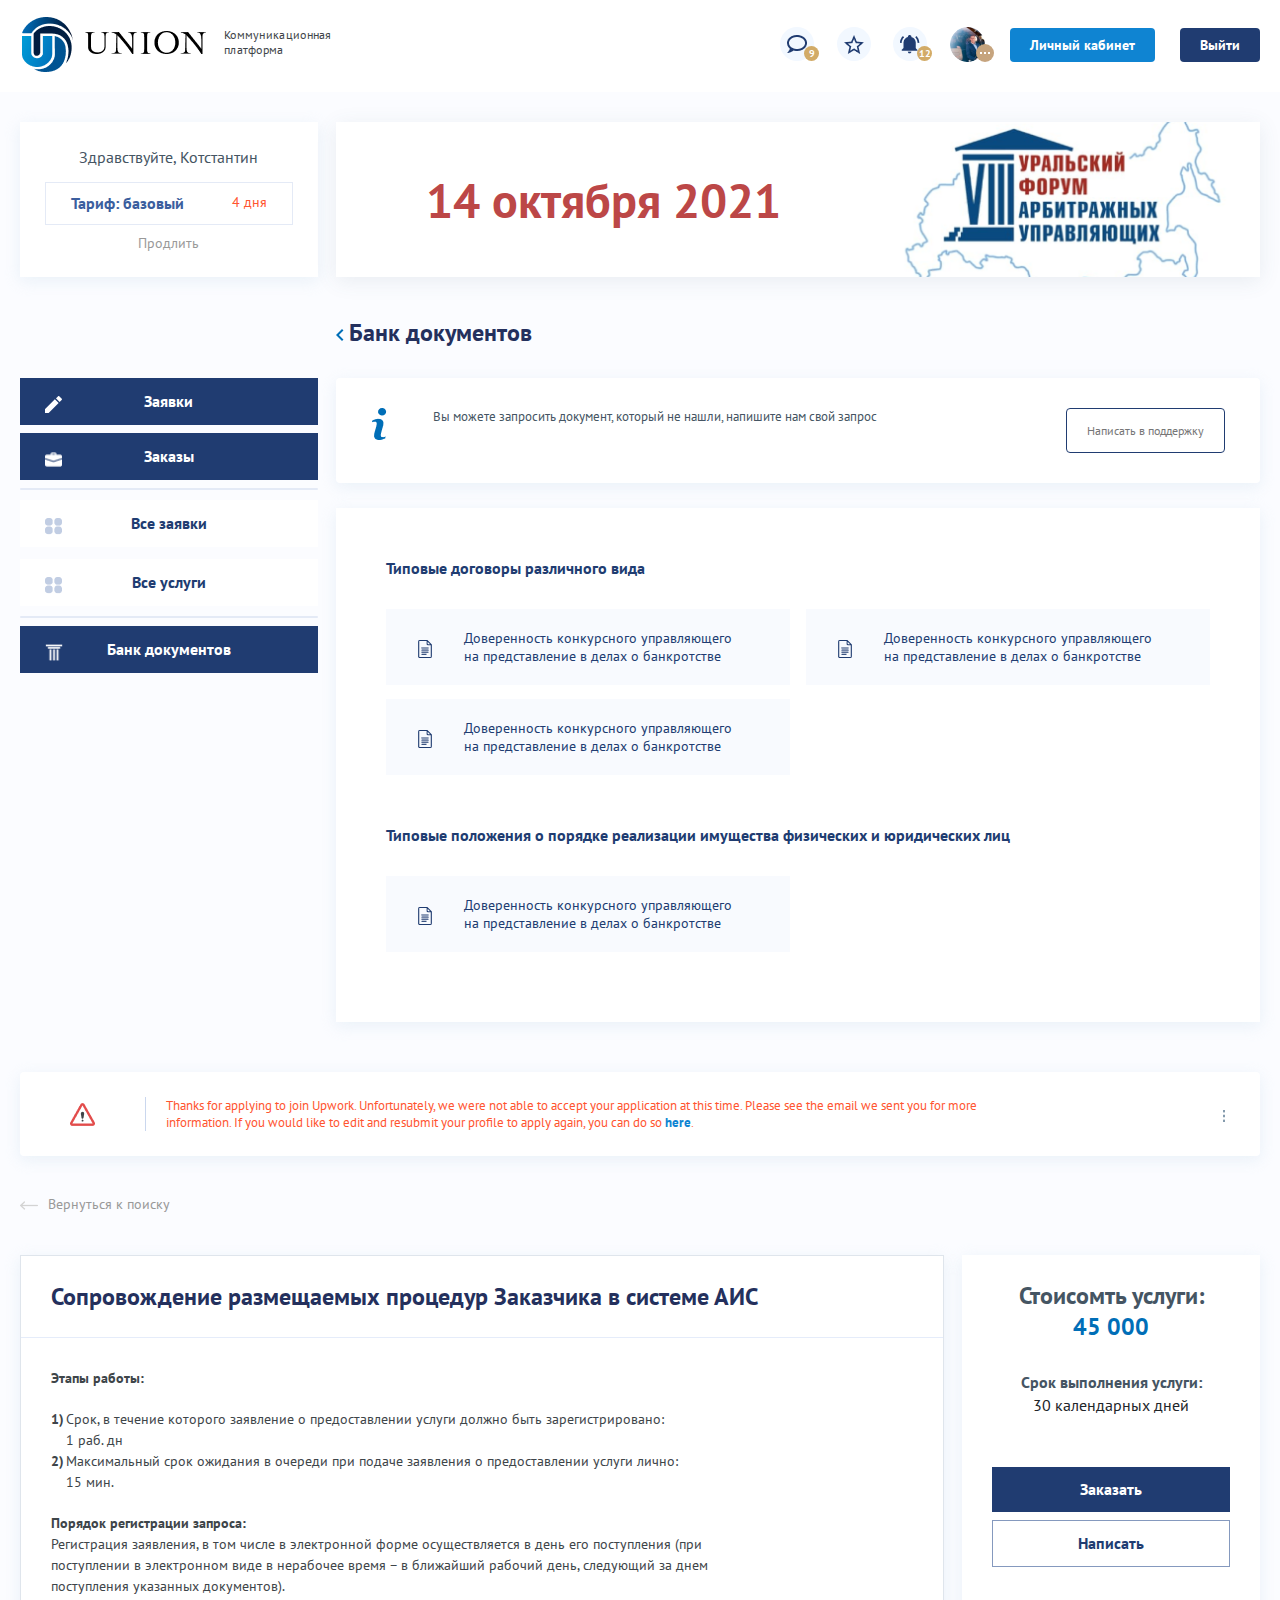
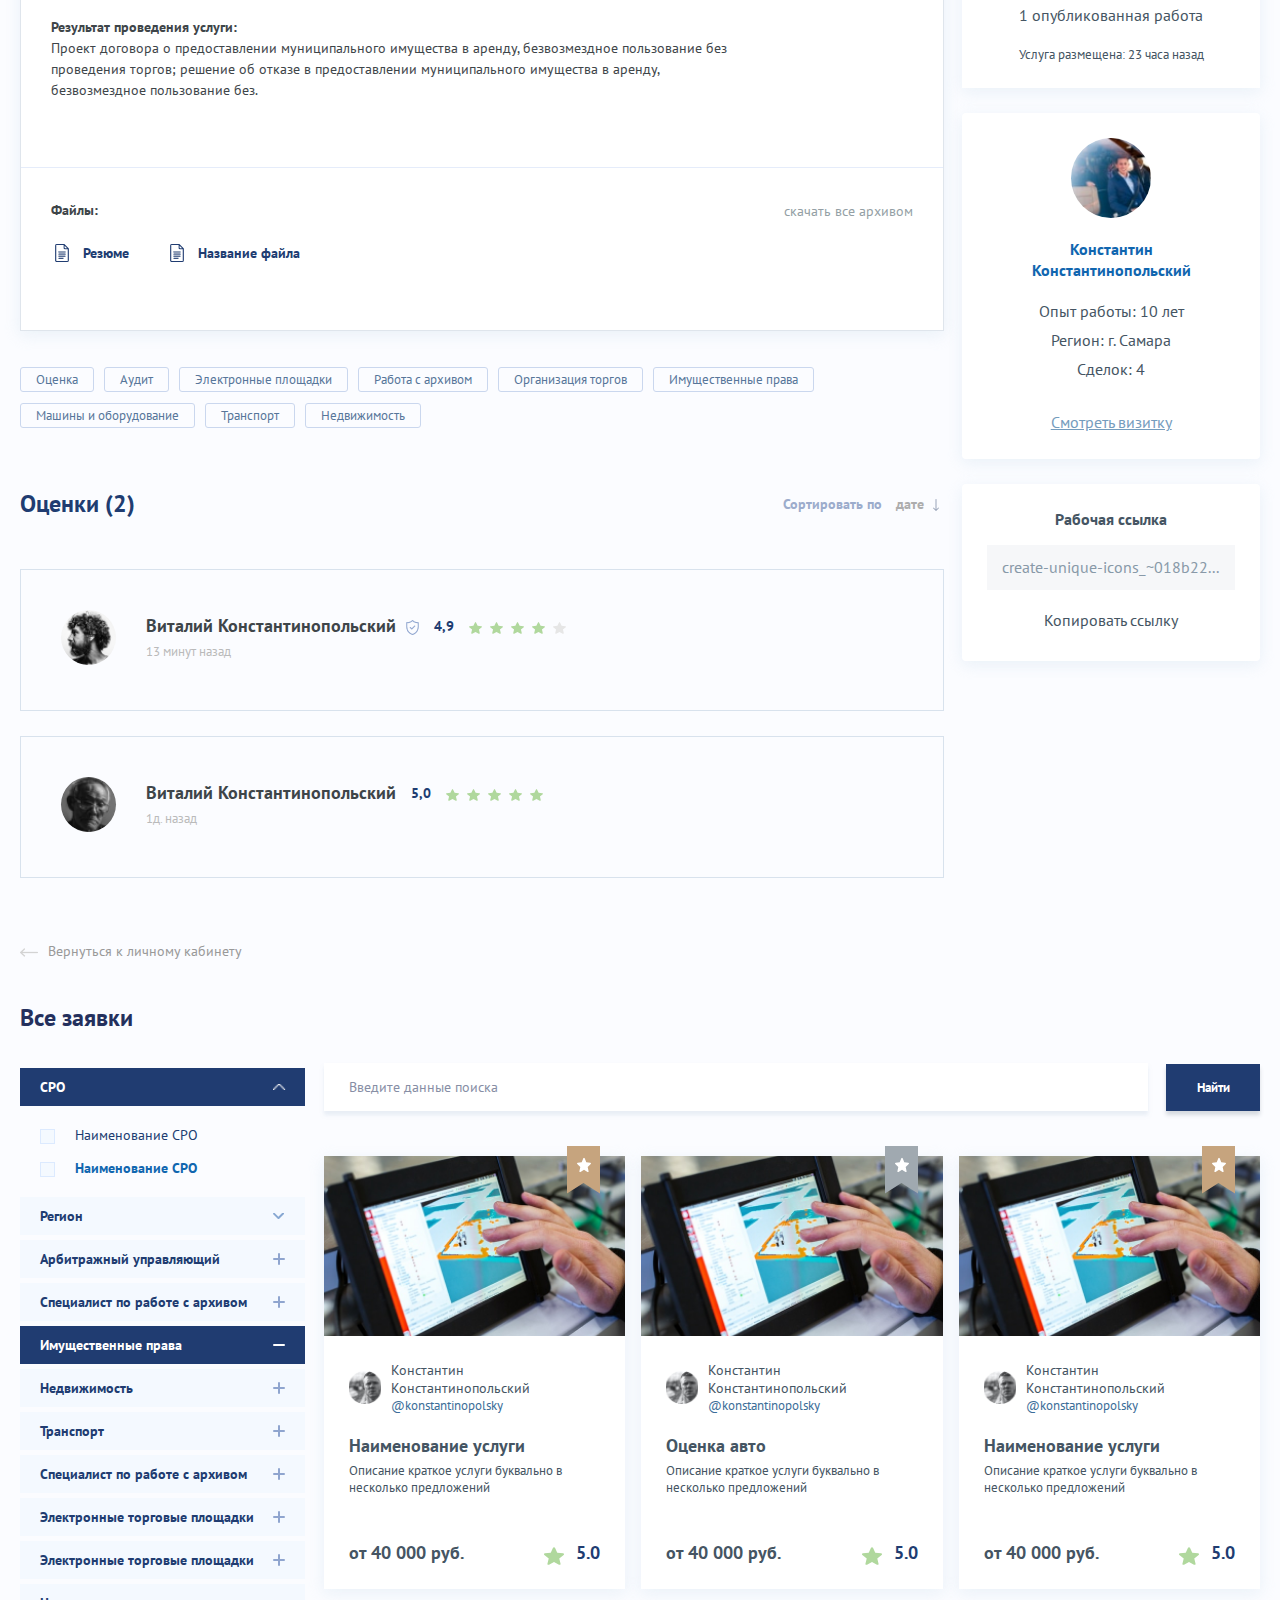
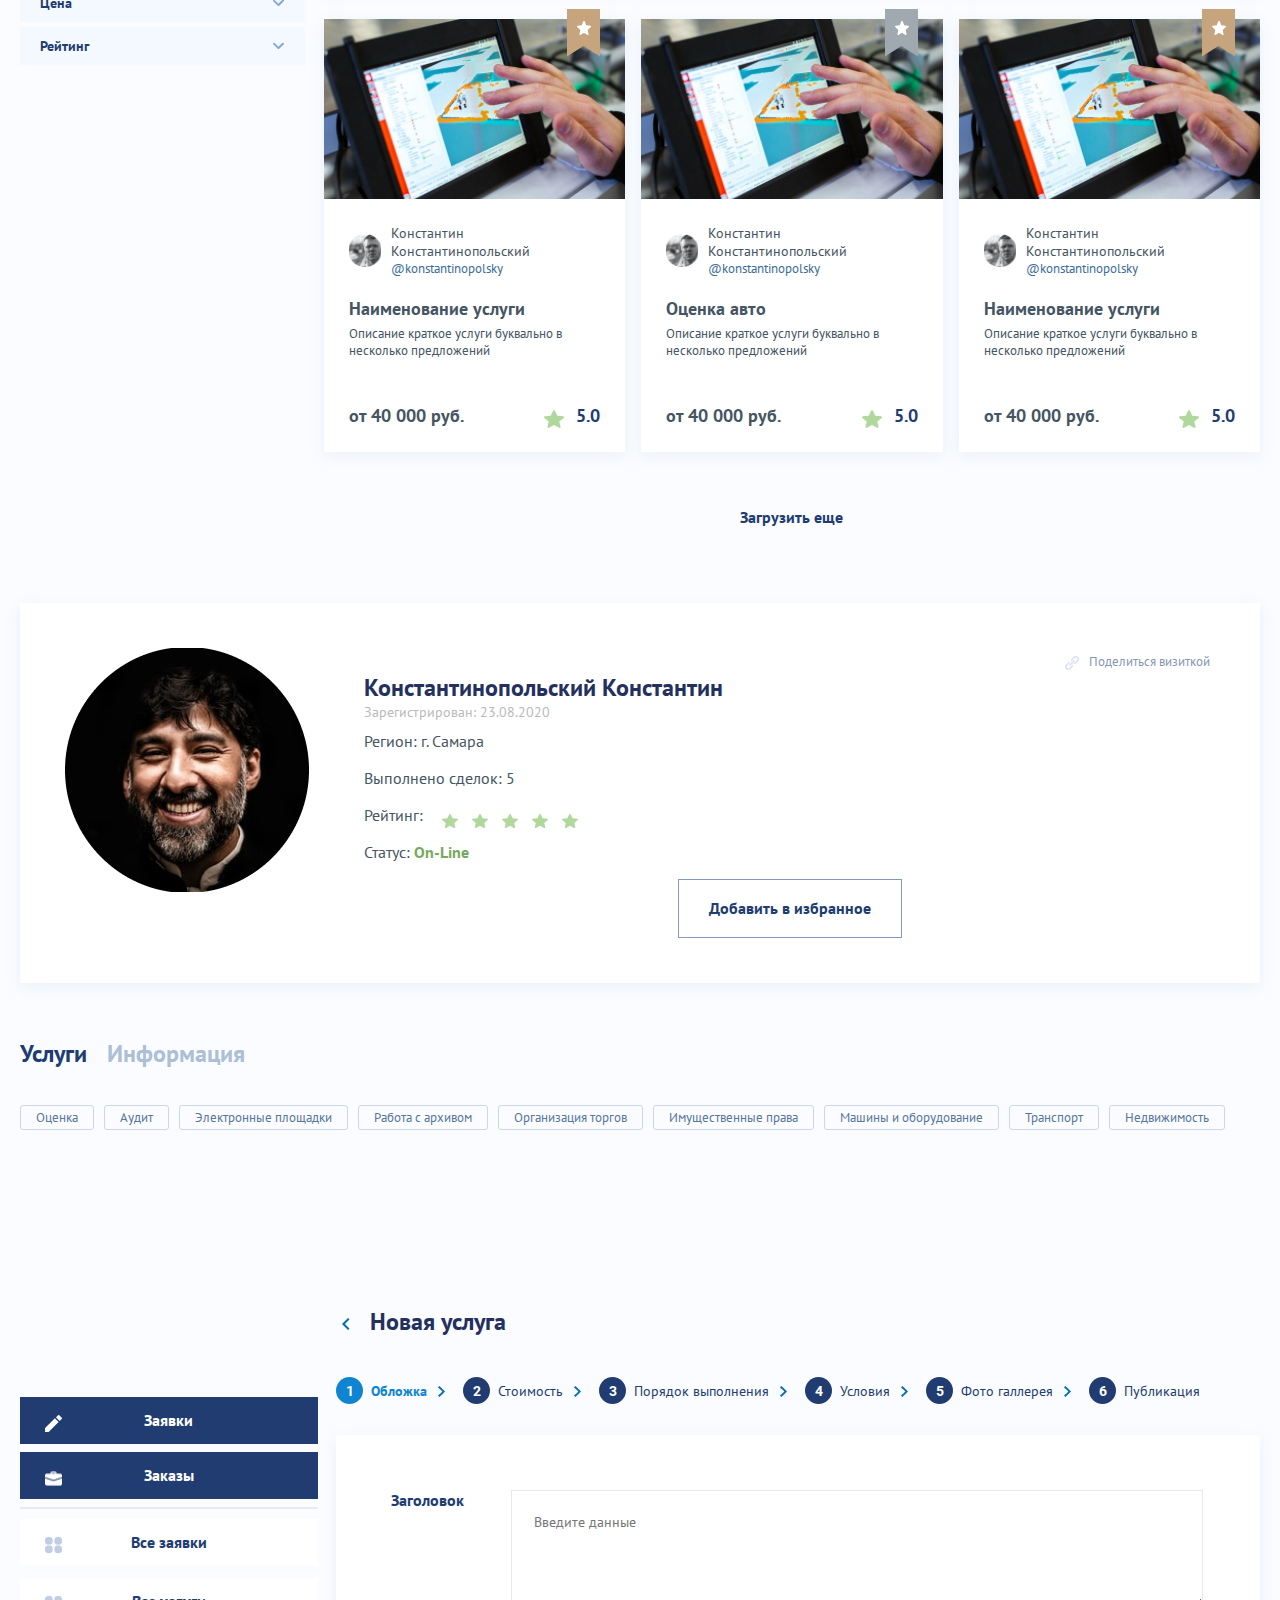
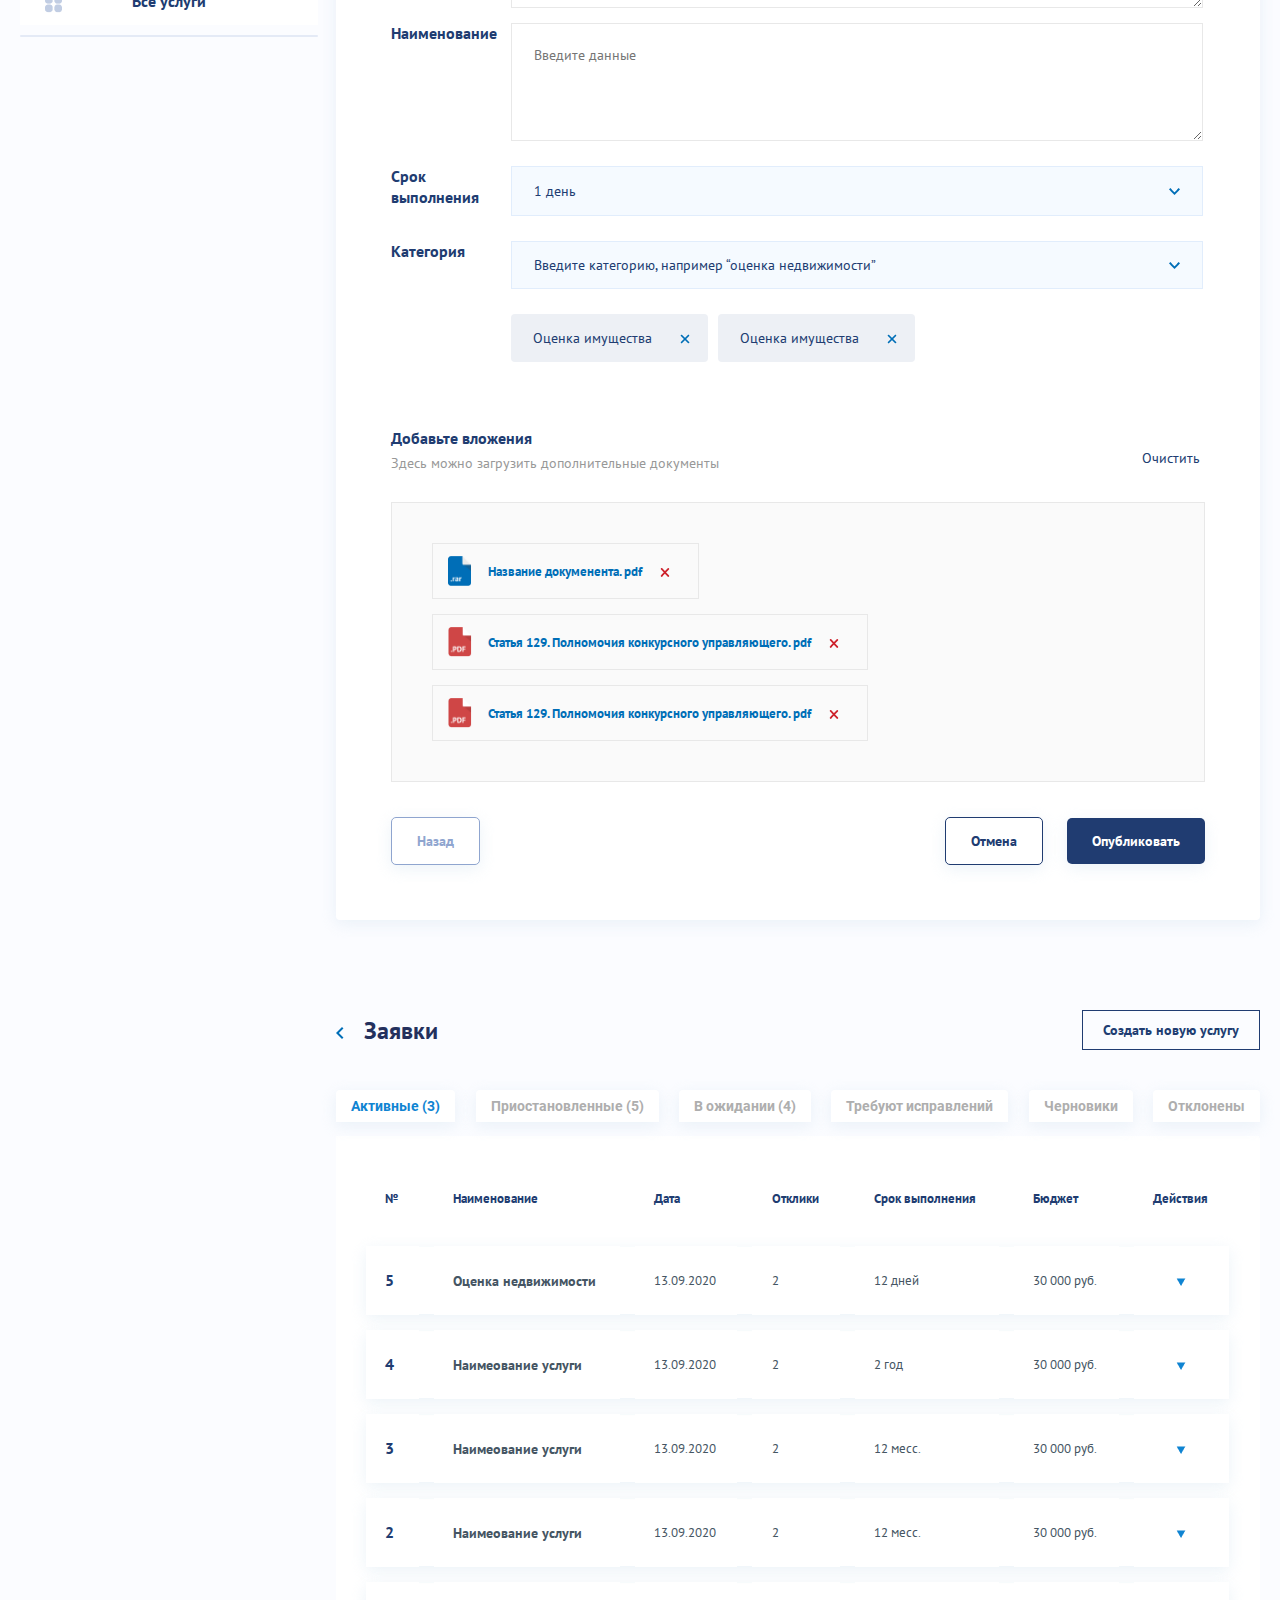
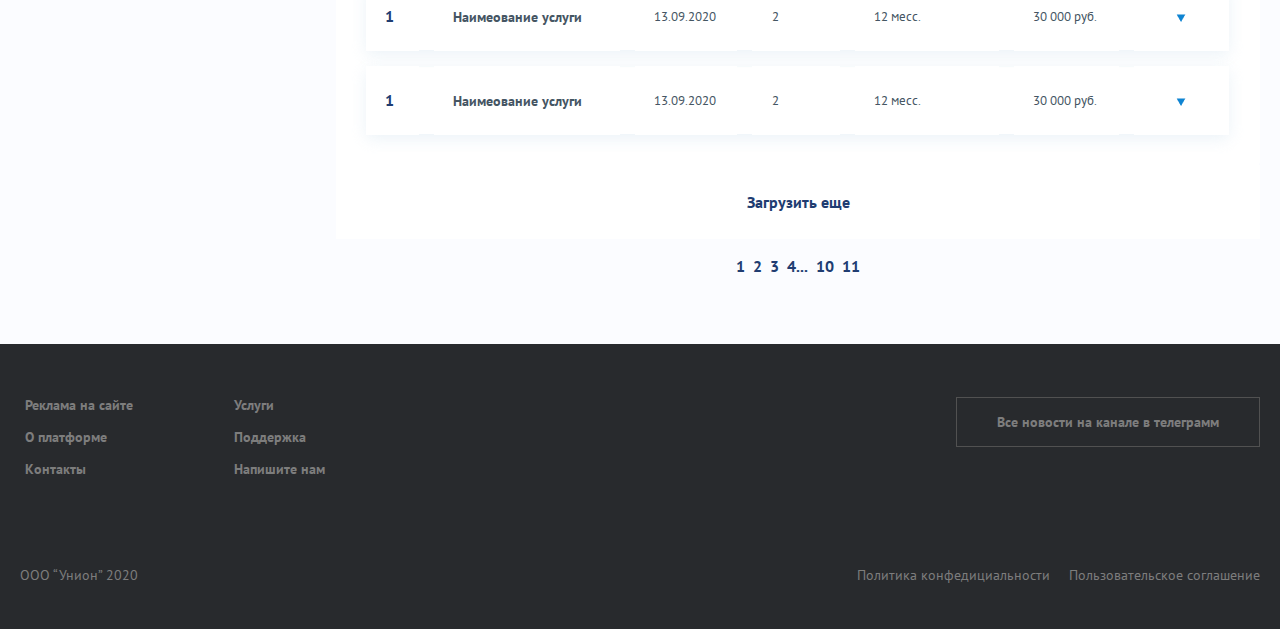
<file: index.html>
<!DOCTYPE html>
<html lang="en">
<head>
	<meta charset="UTF-8">
	<meta name="viewport" content="width=device-width, initial-scale=1.0">
	<title>Union (Личный кабинет)</title>
	<link rel="stylesheet" href="libs/bootstrap/css/bootstrap.min.css">
	<link rel="stylesheet" href="css/fonts.css">
	<link rel="stylesheet" href="css/style.css">
	<!-- ------------------------------------------------- -->
	
	<!-- ------------------------------------------------- -->
</head>
<body>
	
	<!-- pa-header start -->
	<header class="pa-header">
		<div class="container-1270px">
			<div class="pa-header_wrap">
				<div class="pa-header_logo">
					<span class="pa-header_logo-img">
						<a href="/"><img src="img/logo.png" alt="UNION"></a>
					</span>
					<span class="pa-header_logo-desc">Коммуникационная <br/> платформа</span>
				</div>
				<div class="pa-header_nav">
					<div class="pa-header_nav-notification">
						<span class="h-message active">
							<img src="img/icons/not_message.png" alt="message">
							<span class="h-star_counter">9</span>
						</span>
						<span class="h-star">
							<img class="showed" src="img/icons/not_star.png" alt="message">
							<img class="hidden" src="img/icons/not_star_active.png" alt="">
						</span>
						<span class="h-handbell active">
							<img class="showed" src="img/icons/not_handbell.png" alt="message">
							<img class="hidden" src="img/icons/not_handbell_active.png" alt="">
							<span class="h-star_counter">12</span>
						</span>
						<div class="pa-header_nav-profile">
						<div class="pa-header_nav-profile_img" style="background-image: url(img/h_profile_img.png);">
							<div class="pa-header_nav-profile_img-btn"><img src="img/icons/profile_btn.png"></div>
							<div class="pa-header_nav-profile_img-cont">
								<a href="#">Профиль</a>
								<a href="#">Настройки</a>
								<a href="#">Безопасность</a>
							</div>
						</div>
					</div>

					</div>

					<div class="pa-header_nav-btn">
						<div class="pa-header_nav_btn-p_area"><a href="#">Личный кабинет</a></div>
						<div class="pa-header_nav_btn-logout"><a href="#">Выйти</a></div>
					</div>

				</div>
			</div>
		</div>
	</header>
	<!-- pa-header end -->
	
	<div class="wrap-full">
		<!-- pa-banner start -->
		<div class="container-1270px">
			<div class="pa-banner">
				<div class="pa-banner_leftbar">
					<div class="pa-banner_leftbar-cont">
						<div class="pa-banner_leftbar-cont_title">Здравствуйте, Котстантин</div>
						<div class="pa-banner_leftbar-cont_fare">
							<div class="pa-banner_leftbar-cont_fare-wrap">
								<span class="pa-banner_leftbar-cont_fare-name">Тариф:</span>
								<span class="pa-banner_leftbar-cont_fare-val">базовый</span>
							</div>
							<div class="pa-banner_leftbar-cont_fare-term">4 дня</div>
						</div>
						<div class="pa-banner_leftbar-cont_btn"><a href="#">Продлить</a></div>
					</div>
				</div>
				<div class="pa-banner_cont">
					<span class="pa-banner_cont-date">14 октября 2021</span>
					<!-- <span class="pa-banner_cont-pic"><img src="img/pa_banner.png" alt="BANNER"></span> -->
				</div>
			</div>
		</div>
		<!-- pa-banner end -->

		<!-- bank of documents start -->
		<div class="container-1270px">
			<section class="ba-docs">
				<div class="ba-docs_title">
					<div class="ba-docs_title-cont"><a href="javascript:;"><img src="img/icons/arrow_left.png"><span>Банк документов</span></a></div>
				</div>
				<div class="ba-docs_wrap">
					<div class="ba-docs_leftbar">
						<ul>
							<li>
								<a href="#"><span class="icon"><img src="img/icons/pen.png"></span><span>Заявки</span></a>
							</li>
							<li>
								<a href="#"><span class="icon"><img src="img/icons/bag.png"></span><span>Заказы</span></a>
							</li>
							<li>
								<ul>
									<li><a href="#"><span class="icon"><img src="img/icons/menu.png"></span><span>Все заявки</span></a></li>
									<li><a href="#"><span class="icon"><img src="img/icons/menu.png"></span><span>Все услуги</span></a></li>
								</ul>
							</li>
							<li>
								<a href="#"><span class="icon"><img src="img/icons/docs.png"></span><span>Банк документов</span></a>
							</li>
						</ul>
					</div>
					<div class="ba-docs_cont">
						<div class="ba-docs_cont-support">
							<span class="ba-docs_cont-support_icon"><img src="img/icons/support.png"></span>
							<div class="ba-docs_cont-support_desc">Вы можете запросить документ, который не нашли, напишите нам свой запрос</div>
							<div class="ba-docs_cont-support_btn"><a href="#">Написать в поддержку</a></div>
						</div>
						<div class="ba-docs_cont-wrap">
							<div class="ba-docs_cont-type">
								<div class="ba-docs_cont-type_title">Типовые договоры различного вида </div>
								<div class="ba-docs_cont-type_cards">
									<div class="ba-docs_cont-type_cards-item">
										<span class="ba-docs_cont-type_cards-item_icon"><img src="img/icons/typedocs.png"></span>
										<span class="ba-docs_cont-type_cards-item_desc">
											Доверенность конкурсного управляющего <br/> на представление в делах о банкротстве
										</span>
									</div>
									<div class="ba-docs_cont-type_cards-item">
										<span class="ba-docs_cont-type_cards-item_icon"><img src="img/icons/typedocs.png"></span>
										<span class="ba-docs_cont-type_cards-item_desc">
											Доверенность конкурсного управляющего <br/> на представление в делах о банкротстве
										</span>
									</div>
									<div class="ba-docs_cont-type_cards-item">
										<span class="ba-docs_cont-type_cards-item_icon"><img src="img/icons/typedocs.png"></span>
										<span class="ba-docs_cont-type_cards-item_desc">
											Доверенность конкурсного управляющего <br/> на представление в делах о банкротстве
										</span>
									</div>
								</div>
							</div>
							<div class="ba-docs_cont-type">
								<div class="ba-docs_cont-type_title">Типовые положения о порядке реализации имущества физических и юридических лиц</div>
								<div class="ba-docs_cont-type_cards">
									<div class="ba-docs_cont-type_cards-item">
										<span class="ba-docs_cont-type_cards-item_icon"><img src="img/icons/typedocs.png"></span>
										<span class="ba-docs_cont-type_cards-item_desc">
											Доверенность конкурсного управляющего <br/> на представление в делах о банкротстве
										</span>
									</div>
								</div>
							</div>
						</div>
					</div>
				</div>
			</section>
		</div>
		<!-- bank of documents end -->

		<!-- warning start -->
		<div class="container-1270px">
			<section class="warning">
				<div class="warning-wrap">
					<div class="warning-icon"><img src="img/icons/warning.png"></div>
					<div class="warning-text">
						Thanks for applying to join Upwork. Unfortunately, we were not able to accept your application at this time. Please see the email we sent you for more <br/> information. If you would like to edit and resubmit your profile to apply again, you can do so
						<a href="#">here</a>.
					</div>
				</div>
				<div class="warning-menu">
					<div class="warning-menu_btn"><img src="img/icons/warnig_btn.png"></div>
					<div class="warning-menu_cont"><a href="#">настроить уведомления</a></div>
				</div>
			</section>
		</div>
		<!-- warning end -->

		<!-- btn back to search start -->
		<div class="container-1270px">
			<div class="btn-back_search">
				<a href="#"><span class="icon"><img src="img/icons/arrow_back_search.png"></span>Вернуться к поиску</a>
			</div>
		</div>
		<!-- btn back to search end -->

		<!-- ais start -->
		<div class="container-1270px">
			<div class="ais-wrap">
				<div class="ais">
					<div class="ais-cont">
						<div class="ais-cont_top">
							<div class="ais-cont_top-title">Сопровождение размещаемых процедур Заказчика в системе АИС </div>
						</div>
						<div class="ais-cont_body">
							<div class="ais-cont_body-paragraph">
								<div class="ais-cont_body-paragraph_title mb-20px">Этапы работы:</div>
								<ol>
									<li>
										Срок, в течение которого заявление о предоставлении услуги должно быть зарегистрировано:
										<br/> 1 раб. дн
									</li>
									<li>
										Максимальный срок ожидания в очереди при подаче заявления о предоставлении услуги лично:
										<br/> 15 мин.
									</li>
								</ol>
							</div>
							<div class="ais-cont_body-paragraph">
								<div class="ais-cont_body-paragraph_title">Порядок регистрации запроса:</div>
								<p>
									Регистрация заявления, в том числе в электронной форме осуществляется в день его поступления (при поступлении в электронном виде в нерабочее время – в ближайший рабочий день, следующий за днем поступления указанных документов).
								</p>
							</div>
							<div class="ais-cont_body-paragraph">
								<div class="ais-cont_body-paragraph_title">Результат проведения услуги:</div>
								<p>
									Проект договора о предоставлении муниципального имущества в аренду, безвозмездное пользование без проведения торгов;
									решение об отказе в предоставлении муниципального имущества в аренду, безвозмездное пользование без.
								</p>
							</div>
						</div>
						<div class="ais-cont_bottom">
							<div class="ais-cont_bottom-head">
								<span class="ais-cont_bottom-head_title">Файлы:</span>
								<span class="ais-cont_bottom-head_download"><a href="#">скачать все архивом</a></span>
							</div>
							<div class="ais-cont_bottom-cont">
								<ul>
									<li><a href="#">Резюме</a></li>
									<li><a href="#">Название файла</a></li>
								</ul>
							</div>
						</div>
					</div>
					<div class="ais-categories">
						<ul>
							<li><a href="#">Оценка</a></li>
							<li><a href="#">Аудит</a></li>
							<li><a href="#">Электронные площадки</a></li>
							<li><a href="#">Работа с архивом</a></li>
							<li><a href="#">Организация торгов</a></li>
							<li><a href="#">Имущественные права</a></li>
							<li><a href="#">Машины и оборудование</a></li>
							<li><a href="#">Транспорт</a></li>
							<li><a href="#">Недвижимость</a></li>
						</ul>
					</div>
					<div class="ais-opinions">
						<div class="ais-opinions_top">
							<div class="ais-opinions_top-title">Оценки (<span class="ais-opinions_top-title_counter">2</span>)</div>
							<div class="ais-opinions_top-sort">
								Сортировать  по
								<span class="ais-opinions_top-sort_switch">
									<a href="javascript:;">
										дате <span class="ais-opinions_top-sort_switch-icon"><img src="img/icons/sort_arrow.png"></span>
									</a>
								</span>
							</div>
						</div>
						
						<ul class="ais-opinions_cards">
							<li class="ais-opinions_cards-item">
								<a href="#">
									<div style="background-image: url(img/opinion_img1.png);" class="ais-opinions_cards-item_img"></div>
									<div class="ais-opinions_cards-item_cont">
										<div class="ais-opinions_cards-item_cont-top">
											<div class="ais-opinions_cards-item_cont-top_name">Виталий Константинопольский</div>
											<div class="ais-opinions_cards-item_cont-top_vip active">
												<img src="img/icons/opinion_vip.png">
											</div>
											<div class="ais-opinions_cards-item_cont-top_count-star">4,9</div>
											<div class="ais-opinions_cards-item_cont-top_stars">
												<ul>
													<li class="active">
<svg width="13" height="12" viewBox="0 0 13 12" fill="none" xmlns="http://www.w3.org/2000/svg">
<path d="M12.9661 4.60348C12.881 4.36049 12.6475 4.18791 12.3713 4.16493L8.61915 3.85043L7.13544 0.644816C7.02604 0.409886 6.77689 0.257812 6.50007 0.257812C6.22324 0.257812 5.97409 0.409886 5.86469 0.645365L4.38099 3.85043L0.628234 4.16493C0.352501 4.18846 0.119615 4.36049 0.0340187 4.60348C-0.0515777 4.84646 0.0274725 5.11298 0.236058 5.28098L3.07224 7.577L2.23592 10.9776C2.17472 11.2277 2.27986 11.4861 2.50461 11.6361C2.62542 11.7167 2.76675 11.7577 2.90928 11.7577C3.03217 11.7577 3.15407 11.7271 3.26347 11.6667L6.50007 9.88108L9.73547 11.6667C9.97222 11.7982 10.2707 11.7862 10.4949 11.6361C10.7198 11.4857 10.8248 11.2271 10.7636 10.9776L9.92729 7.577L12.7635 5.28144C12.9721 5.11298 13.0517 4.84692 12.9661 4.60348Z"/>
</svg>
													</li>
													<li class="active">
<svg width="13" height="12" viewBox="0 0 13 12" fill="none" xmlns="http://www.w3.org/2000/svg">
<path d="M12.9661 4.60348C12.881 4.36049 12.6475 4.18791 12.3713 4.16493L8.61915 3.85043L7.13544 0.644816C7.02604 0.409886 6.77689 0.257812 6.50007 0.257812C6.22324 0.257812 5.97409 0.409886 5.86469 0.645365L4.38099 3.85043L0.628234 4.16493C0.352501 4.18846 0.119615 4.36049 0.0340187 4.60348C-0.0515777 4.84646 0.0274725 5.11298 0.236058 5.28098L3.07224 7.577L2.23592 10.9776C2.17472 11.2277 2.27986 11.4861 2.50461 11.6361C2.62542 11.7167 2.76675 11.7577 2.90928 11.7577C3.03217 11.7577 3.15407 11.7271 3.26347 11.6667L6.50007 9.88108L9.73547 11.6667C9.97222 11.7982 10.2707 11.7862 10.4949 11.6361C10.7198 11.4857 10.8248 11.2271 10.7636 10.9776L9.92729 7.577L12.7635 5.28144C12.9721 5.11298 13.0517 4.84692 12.9661 4.60348Z"/>
</svg>
													</li>
													<li class="active">
<svg width="13" height="12" viewBox="0 0 13 12" fill="none" xmlns="http://www.w3.org/2000/svg">
<path d="M12.9661 4.60348C12.881 4.36049 12.6475 4.18791 12.3713 4.16493L8.61915 3.85043L7.13544 0.644816C7.02604 0.409886 6.77689 0.257812 6.50007 0.257812C6.22324 0.257812 5.97409 0.409886 5.86469 0.645365L4.38099 3.85043L0.628234 4.16493C0.352501 4.18846 0.119615 4.36049 0.0340187 4.60348C-0.0515777 4.84646 0.0274725 5.11298 0.236058 5.28098L3.07224 7.577L2.23592 10.9776C2.17472 11.2277 2.27986 11.4861 2.50461 11.6361C2.62542 11.7167 2.76675 11.7577 2.90928 11.7577C3.03217 11.7577 3.15407 11.7271 3.26347 11.6667L6.50007 9.88108L9.73547 11.6667C9.97222 11.7982 10.2707 11.7862 10.4949 11.6361C10.7198 11.4857 10.8248 11.2271 10.7636 10.9776L9.92729 7.577L12.7635 5.28144C12.9721 5.11298 13.0517 4.84692 12.9661 4.60348Z"/>
</svg>
													</li>
													<li class="active">
<svg width="13" height="12" viewBox="0 0 13 12" fill="none" xmlns="http://www.w3.org/2000/svg">
<path d="M12.9661 4.60348C12.881 4.36049 12.6475 4.18791 12.3713 4.16493L8.61915 3.85043L7.13544 0.644816C7.02604 0.409886 6.77689 0.257812 6.50007 0.257812C6.22324 0.257812 5.97409 0.409886 5.86469 0.645365L4.38099 3.85043L0.628234 4.16493C0.352501 4.18846 0.119615 4.36049 0.0340187 4.60348C-0.0515777 4.84646 0.0274725 5.11298 0.236058 5.28098L3.07224 7.577L2.23592 10.9776C2.17472 11.2277 2.27986 11.4861 2.50461 11.6361C2.62542 11.7167 2.76675 11.7577 2.90928 11.7577C3.03217 11.7577 3.15407 11.7271 3.26347 11.6667L6.50007 9.88108L9.73547 11.6667C9.97222 11.7982 10.2707 11.7862 10.4949 11.6361C10.7198 11.4857 10.8248 11.2271 10.7636 10.9776L9.92729 7.577L12.7635 5.28144C12.9721 5.11298 13.0517 4.84692 12.9661 4.60348Z"/>
</svg>
													</li>
													<li>
<svg width="13" height="12" viewBox="0 0 13 12" fill="none" xmlns="http://www.w3.org/2000/svg">
<path d="M12.9661 4.60348C12.881 4.36049 12.6475 4.18791 12.3713 4.16493L8.61915 3.85043L7.13544 0.644816C7.02604 0.409886 6.77689 0.257812 6.50007 0.257812C6.22324 0.257812 5.97409 0.409886 5.86469 0.645365L4.38099 3.85043L0.628234 4.16493C0.352501 4.18846 0.119615 4.36049 0.0340187 4.60348C-0.0515777 4.84646 0.0274725 5.11298 0.236058 5.28098L3.07224 7.577L2.23592 10.9776C2.17472 11.2277 2.27986 11.4861 2.50461 11.6361C2.62542 11.7167 2.76675 11.7577 2.90928 11.7577C3.03217 11.7577 3.15407 11.7271 3.26347 11.6667L6.50007 9.88108L9.73547 11.6667C9.97222 11.7982 10.2707 11.7862 10.4949 11.6361C10.7198 11.4857 10.8248 11.2271 10.7636 10.9776L9.92729 7.577L12.7635 5.28144C12.9721 5.11298 13.0517 4.84692 12.9661 4.60348Z"/>
</svg>
													</li>
												</ul>
											</div>
										</div>
										<div class="ais-opinions_cards-item_cont-bottom">
											<span class="ais-opinions_cards-item_cont-bottom_date">13 минут назад</span>
										</div>
									</div>
								</a>
							</li>
							<li class="ais-opinions_cards-item">
								<a href="#">
									<div style="background-image: url(img/opinion_img2.png);" class="ais-opinions_cards-item_img"></div>
									<div class="ais-opinions_cards-item_cont">
										<div class="ais-opinions_cards-item_cont-top">
											<div class="ais-opinions_cards-item_cont-top_name">Виталий Константинопольский</div>
											<div class="ais-opinions_cards-item_cont-top_vip">
												<img src="img/icons/opinion_vip.png">
											</div>
											<div class="ais-opinions_cards-item_cont-top_count-star">5,0</div>
											<div class="ais-opinions_cards-item_cont-top_stars">
												<ul>
													<li class="active">
<svg width="13" height="12" viewBox="0 0 13 12" fill="none" xmlns="http://www.w3.org/2000/svg">
<path d="M12.9661 4.60348C12.881 4.36049 12.6475 4.18791 12.3713 4.16493L8.61915 3.85043L7.13544 0.644816C7.02604 0.409886 6.77689 0.257812 6.50007 0.257812C6.22324 0.257812 5.97409 0.409886 5.86469 0.645365L4.38099 3.85043L0.628234 4.16493C0.352501 4.18846 0.119615 4.36049 0.0340187 4.60348C-0.0515777 4.84646 0.0274725 5.11298 0.236058 5.28098L3.07224 7.577L2.23592 10.9776C2.17472 11.2277 2.27986 11.4861 2.50461 11.6361C2.62542 11.7167 2.76675 11.7577 2.90928 11.7577C3.03217 11.7577 3.15407 11.7271 3.26347 11.6667L6.50007 9.88108L9.73547 11.6667C9.97222 11.7982 10.2707 11.7862 10.4949 11.6361C10.7198 11.4857 10.8248 11.2271 10.7636 10.9776L9.92729 7.577L12.7635 5.28144C12.9721 5.11298 13.0517 4.84692 12.9661 4.60348Z"/>
</svg>
													</li>
													<li class="active">
<svg width="13" height="12" viewBox="0 0 13 12" fill="none" xmlns="http://www.w3.org/2000/svg">
<path d="M12.9661 4.60348C12.881 4.36049 12.6475 4.18791 12.3713 4.16493L8.61915 3.85043L7.13544 0.644816C7.02604 0.409886 6.77689 0.257812 6.50007 0.257812C6.22324 0.257812 5.97409 0.409886 5.86469 0.645365L4.38099 3.85043L0.628234 4.16493C0.352501 4.18846 0.119615 4.36049 0.0340187 4.60348C-0.0515777 4.84646 0.0274725 5.11298 0.236058 5.28098L3.07224 7.577L2.23592 10.9776C2.17472 11.2277 2.27986 11.4861 2.50461 11.6361C2.62542 11.7167 2.76675 11.7577 2.90928 11.7577C3.03217 11.7577 3.15407 11.7271 3.26347 11.6667L6.50007 9.88108L9.73547 11.6667C9.97222 11.7982 10.2707 11.7862 10.4949 11.6361C10.7198 11.4857 10.8248 11.2271 10.7636 10.9776L9.92729 7.577L12.7635 5.28144C12.9721 5.11298 13.0517 4.84692 12.9661 4.60348Z"/>
</svg>
													</li>
													<li class="active">
<svg width="13" height="12" viewBox="0 0 13 12" fill="none" xmlns="http://www.w3.org/2000/svg">
<path d="M12.9661 4.60348C12.881 4.36049 12.6475 4.18791 12.3713 4.16493L8.61915 3.85043L7.13544 0.644816C7.02604 0.409886 6.77689 0.257812 6.50007 0.257812C6.22324 0.257812 5.97409 0.409886 5.86469 0.645365L4.38099 3.85043L0.628234 4.16493C0.352501 4.18846 0.119615 4.36049 0.0340187 4.60348C-0.0515777 4.84646 0.0274725 5.11298 0.236058 5.28098L3.07224 7.577L2.23592 10.9776C2.17472 11.2277 2.27986 11.4861 2.50461 11.6361C2.62542 11.7167 2.76675 11.7577 2.90928 11.7577C3.03217 11.7577 3.15407 11.7271 3.26347 11.6667L6.50007 9.88108L9.73547 11.6667C9.97222 11.7982 10.2707 11.7862 10.4949 11.6361C10.7198 11.4857 10.8248 11.2271 10.7636 10.9776L9.92729 7.577L12.7635 5.28144C12.9721 5.11298 13.0517 4.84692 12.9661 4.60348Z"/>
</svg>
													</li>
													<li class="active">
<svg width="13" height="12" viewBox="0 0 13 12" fill="none" xmlns="http://www.w3.org/2000/svg">
<path d="M12.9661 4.60348C12.881 4.36049 12.6475 4.18791 12.3713 4.16493L8.61915 3.85043L7.13544 0.644816C7.02604 0.409886 6.77689 0.257812 6.50007 0.257812C6.22324 0.257812 5.97409 0.409886 5.86469 0.645365L4.38099 3.85043L0.628234 4.16493C0.352501 4.18846 0.119615 4.36049 0.0340187 4.60348C-0.0515777 4.84646 0.0274725 5.11298 0.236058 5.28098L3.07224 7.577L2.23592 10.9776C2.17472 11.2277 2.27986 11.4861 2.50461 11.6361C2.62542 11.7167 2.76675 11.7577 2.90928 11.7577C3.03217 11.7577 3.15407 11.7271 3.26347 11.6667L6.50007 9.88108L9.73547 11.6667C9.97222 11.7982 10.2707 11.7862 10.4949 11.6361C10.7198 11.4857 10.8248 11.2271 10.7636 10.9776L9.92729 7.577L12.7635 5.28144C12.9721 5.11298 13.0517 4.84692 12.9661 4.60348Z"/>
</svg>
													</li>
													<li class="active">
<svg width="13" height="12" viewBox="0 0 13 12" fill="none" xmlns="http://www.w3.org/2000/svg">
<path d="M12.9661 4.60348C12.881 4.36049 12.6475 4.18791 12.3713 4.16493L8.61915 3.85043L7.13544 0.644816C7.02604 0.409886 6.77689 0.257812 6.50007 0.257812C6.22324 0.257812 5.97409 0.409886 5.86469 0.645365L4.38099 3.85043L0.628234 4.16493C0.352501 4.18846 0.119615 4.36049 0.0340187 4.60348C-0.0515777 4.84646 0.0274725 5.11298 0.236058 5.28098L3.07224 7.577L2.23592 10.9776C2.17472 11.2277 2.27986 11.4861 2.50461 11.6361C2.62542 11.7167 2.76675 11.7577 2.90928 11.7577C3.03217 11.7577 3.15407 11.7271 3.26347 11.6667L6.50007 9.88108L9.73547 11.6667C9.97222 11.7982 10.2707 11.7862 10.4949 11.6361C10.7198 11.4857 10.8248 11.2271 10.7636 10.9776L9.92729 7.577L12.7635 5.28144C12.9721 5.11298 13.0517 4.84692 12.9661 4.60348Z"/>
</svg>
													</li>
												</ul>
											</div>
										</div>
										<div class="ais-opinions_cards-item_cont-bottom">
											<span class="ais-opinions_cards-item_cont-bottom_date">1д. назад</span>
										</div>
									</div>
								</a>
							</li>
						</ul>
						
					</div>
				</div>
				<div class="ais-rightbar">
					<div class="ais-rightbar_cost-services">
						<div class="ais-rightbar_cost-services_top">
							<div class="ais-rightbar_cost-services_top-title">Стоисомть услуги:</div>
							<div class="ais-rightbar_cost-services_top-price">45 000</div>
						</div>
						<div class="ais-rightbar_cost-services_limit">
							<div class="ais-rightbar_cost-services_limit-title">Срок выполнения услуги:</div>
							<div class="ais-rightbar_cost-services_limit-desc">30 календарных дней</div>
						</div>
						<div class="ais-rightbar_cost-services_btn">
							<a href="#" class="ais-rightbar_cost-services_btn-order">Заказать</a>
							<a href="#" class="ais-rightbar_cost-services_btn-write">Написать</a>
						</div>
						<div class="ais-rightbar_cost-services_bottom">
							<div class="ais-rightbar_cost-services_bottom-count_pub-work">1 опубликованная работа</div>
							<div class="ais-rightbar_cost-services_bottom-pub_date">Услуга размещена: 23 часа назад</div>
						</div>
					</div>
					<div class="ais-rightbar_recap">
						<div class="ais-rightbar_recap-top">
							<div class="ais-rightbar_recap-top_img" style="background-image: url(img/recap_img1.png);"></div>
							<div class="ais-rightbar_recap-top_name">Константин Константинопольский</div>
						</div>
						<div class="ais-rightbar_recap-cont">
							<p>Опыт работы: <span class="work-experience">10 лет</span></p>
							<p>Регион: <span class="region">г. Самара</span> </p>
							<p>Сделок: <span class="count-transactions">4</span> </p>
						</div>
						<div class="ais-rightbar_recap-bottom">
							<a href="#">Смотреть визитку</a>
						</div>
					</div>
					<div class="ais-rightbar_working-link">
						<div class="ais-rightbar_working-link_title">Рабочая ссылка</div>
						<div class="ais-rightbar_working-link_cont" id="work-link">create-unique-icons_~018b22...</div>
						<div class="ais-rightbar_working-link_btn">
							<a id="work-link_btn" href="#">Копировать ссылку</a>
							<span id="work-link_btn-alert" class="ais-rightbar_working-link_btn-alert">Скопировано!</span>
						</div>
					</div>
				</div>
			</div>
		</div>
		<!-- ais end -->
		<!-- back to personal area start -->
		<div class="container-1270px">
			<div class="back-p_area">
				<div class="btn-back_search">
					<a href="#"><span class="icon"><img src="img/icons/arrow_back_search.png"></span>Вернуться к личному кабинету</a>
				</div>
			</div>
		</div>
		<!-- back to personal area end -->

		<!-- all request start -->
		<div class="container-1270px">
			<div class="all-req">
				<div class="all-req_title">Все заявки</div>
				<div class="all-req_wrap">
					<div class="all-req_leftbar">
						<div class="all-req_leftbar-accordion-wrap">
							<ul id="all-req_leftbar-accordion">
								<li class="acc-parent main-parent">
									<a class="active" href="#">
										СРО <span class="acc-icon_arrow"></span>
									</a>
									<ul>
										<li class="acc-item"><a href="#"><img src="img/icons/cpo.png">Наименование СРО</a></li>
										<li class="acc-item c-blue mb-15px"><a href="#"><img src="img/icons/cpo.png">Наименование СРО</a></li>
										<li class="acc-parent child-parent">
											<a href="#">
												Регион <span class="acc-icon_arrow"></span>
											</a>
											<ul>
												<li class="acc-item"><a href="#">item 1</a></li>
											</ul>
										</li>
										<li class="acc-parent child-parent">
											<a href="#">
												Арбитражный управляющий <span class="acc-icon_plus"></span>
											</a>
											<ul>
												<li class="acc-item"><a href="#">item 1</a></li>
											</ul>
										</li>
										<li class="acc-parent child-parent">
											<a href="#">
												Специалист по работе с архивом <span class="acc-icon_plus"></span>
											</a>
											<ul>
												<li class="acc-item"><a href="#">item 1</a></li>
											</ul>
										</li>
									</ul>
								</li>
								<li class="acc-parent main-parent">
									<a class="active" href="#">
										Имущественные права <span class="acc-icon_plus"></span>
									</a>
									<ul>
										<li class="acc-parent child-parent">
											<a href="#">
												Недвижимость <span class="acc-icon_plus"></span>
											</a>
											<ul>
												<li class="acc-item"><a href="#">item 1</a></li>
											</ul>
										</li>
										<li class="acc-parent child-parent">
											<a href="#">
												Транспорт <span class="acc-icon_plus"></span>
											</a>
											<ul>
												<li class="acc-item"><a href="#">item 1</a></li>
											</ul>
										</li>
										<li class="acc-parent child-parent">
											<a href="#">
												Специалист по работе с архивом <span class="acc-icon_plus"></span>
											</a>
											<ul>
												<li class="acc-item"><a href="#">item 1</a></li>
											</ul>
										</li>
										<li class="acc-parent child-parent">
											<a href="#">
												Электронные торговые площадки <span class="acc-icon_plus"></span>
											</a>
											<ul>
												<li class="acc-item"><a href="#">item 1</a></li>
											</ul>
										</li>
										<li class="acc-parent child-parent">
											<a href="#">
												Электронные торговые площадки <span class="acc-icon_plus"></span>
											</a>
											<ul>
												<li class="acc-item"><a href="#">item 1</a></li>
											</ul>
										</li>
										<li class="acc-parent child-parent">
											<a href="#">
												Цена <span class="acc-icon_arrow"></span>
											</a>
											<ul>
												<li class="acc-item"><a href="#">item 1</a></li>
											</ul>
										</li>
										<li class="acc-parent child-parent">
											<a href="#">
												Рейтинг <span class="acc-icon_arrow"></span>
											</a>
											<ul>
												<li class="acc-item"><a href="#">item 1</a></li>
											</ul>
										</li>
									</ul>
								</li>
							</ul>
						</div>
					</div>
					<div class="all-req_cont">
						<div class="all-req_cont-top">
							<form action="#" class="all-req_cont-top-form">
								<div class="all-req_cont-top-form_search"><input type="text" placeholder="Введите данные поиска"></div>
								<div class="all-req_cont-top-form_btn"><input type="submit" value="Найти"></div>
							</form>
						</div>
						<div class="all-req_cont-cards">
							<div class="all-req_cont-cards_item">
								<a href="#" style="background-image: url(img/all_req_img1.png);" class="all-req_cont-cards_item-pic">
									<span class="all-req_cont-cards_item-pic_pall-star active">
<svg width="33" height="48" viewBox="0 0 33 48" fill="none" xmlns="http://www.w3.org/2000/svg">
<path d="M0 0H33V47.5L16.5 37L0 47.5V0Z"/>
<g clip-path="url(#clip0)">
<path d="M23.9635 17.2543C23.8719 16.9506 23.6204 16.7349 23.3229 16.7062L19.2822 16.313L17.6843 12.306C17.5665 12.0124 17.2982 11.8223 17.0001 11.8223C16.702 11.8223 16.4336 12.0124 16.3158 12.3067L14.718 16.313L10.6766 16.7062C10.3796 16.7356 10.1288 16.9506 10.0366 17.2543C9.94445 17.5581 10.0296 17.8912 10.2542 18.1012L13.3086 20.9713L12.4079 25.222C12.342 25.5346 12.4552 25.8577 12.6973 26.0451C12.8274 26.1458 12.9796 26.1971 13.1331 26.1971C13.2654 26.1971 13.3967 26.1589 13.5145 26.0833L17.0001 23.8513L20.4844 26.0833C20.7393 26.2477 21.0607 26.2327 21.3022 26.0451C21.5444 25.8571 21.6575 25.5339 21.5916 25.222L20.6909 20.9713L23.7453 18.1018C23.9699 17.8912 24.0557 17.5587 23.9635 17.2543Z" fill="white"/>
</g>
<defs>
<clipPath id="clip0">
<rect width="14" height="15" fill="white" transform="translate(10 11.5)"/>
</clipPath>
</defs>
</svg>
									</span>
								</a>
								<div class="all-req_cont-cards_item-wrap">
									
										<a href="#" class="all-req_cont-cards_item-author">
											<div style="background-image: url(img/all_req_author_img1.png);" class="all-req_cont-cards_item-author_pic"></div>
											<div class="all-req_cont-cards_item-author_cont">
												<div class="all-req_cont-cards_item-author_cont-name">Константин Константинопольский</div>
												<div class="all-req_cont-cards_item-author_cont-email">@konstantinopolsky</div>
											</div>
										</a>
									
									<a href="#" class="all-req_cont-cards_item-body">
										<div class="all-req_cont-cards_item-body_title">Наименование услуги</div>
										<div class="all-req_cont-cards_item-body_desc">
											Описание краткое услуги буквально в несколько предложений
										</div>
									</a>
									<div class="all-req_cont-cards_item-bottom">
										<div class="all-req_cont-cards_item-bottom_price">от 40 000 руб.</div>
										<div class="all-req_cont-cards_item-bottom_opinion">
											<span class="all-req_cont-cards_item-bottom_opinion-star">
<svg width="20" height="20" viewBox="0 0 13 12" fill="none" xmlns="http://www.w3.org/2000/svg">
<path d="M12.9661 4.60348C12.881 4.36049 12.6475 4.18791 12.3713 4.16493L8.61915 3.85043L7.13544 0.644816C7.02604 0.409886 6.77689 0.257812 6.50007 0.257812C6.22324 0.257812 5.97409 0.409886 5.86469 0.645365L4.38099 3.85043L0.628234 4.16493C0.352501 4.18846 0.119615 4.36049 0.0340187 4.60348C-0.0515777 4.84646 0.0274725 5.11298 0.236058 5.28098L3.07224 7.577L2.23592 10.9776C2.17472 11.2277 2.27986 11.4861 2.50461 11.6361C2.62542 11.7167 2.76675 11.7577 2.90928 11.7577C3.03217 11.7577 3.15407 11.7271 3.26347 11.6667L6.50007 9.88108L9.73547 11.6667C9.97222 11.7982 10.2707 11.7862 10.4949 11.6361C10.7198 11.4857 10.8248 11.2271 10.7636 10.9776L9.92729 7.577L12.7635 5.28144C12.9721 5.11298 13.0517 4.84692 12.9661 4.60348Z" fill="#B0D89D"/>
</svg>
											</span>
											<span class="all-req_cont-cards_item-bottom_opinion-count">5.0</span>
										</div>
									</div>
								</div>
							</div>
							<div class="all-req_cont-cards_item">
								<a href="#" style="background-image: url(img/all_req_img1.png);" class="all-req_cont-cards_item-pic">
									<span class="all-req_cont-cards_item-pic_pall-star">
<svg width="33" height="48" viewBox="0 0 33 48" fill="none" xmlns="http://www.w3.org/2000/svg">
<path d="M0 0H33V47.5L16.5 37L0 47.5V0Z"/>
<g clip-path="url(#clip0)">
<path d="M23.9635 17.2543C23.8719 16.9506 23.6204 16.7349 23.3229 16.7062L19.2822 16.313L17.6843 12.306C17.5665 12.0124 17.2982 11.8223 17.0001 11.8223C16.702 11.8223 16.4336 12.0124 16.3158 12.3067L14.718 16.313L10.6766 16.7062C10.3796 16.7356 10.1288 16.9506 10.0366 17.2543C9.94445 17.5581 10.0296 17.8912 10.2542 18.1012L13.3086 20.9713L12.4079 25.222C12.342 25.5346 12.4552 25.8577 12.6973 26.0451C12.8274 26.1458 12.9796 26.1971 13.1331 26.1971C13.2654 26.1971 13.3967 26.1589 13.5145 26.0833L17.0001 23.8513L20.4844 26.0833C20.7393 26.2477 21.0607 26.2327 21.3022 26.0451C21.5444 25.8571 21.6575 25.5339 21.5916 25.222L20.6909 20.9713L23.7453 18.1018C23.9699 17.8912 24.0557 17.5587 23.9635 17.2543Z" fill="white"/>
</g>
<defs>
<clipPath id="clip0">
<rect width="14" height="15" fill="white" transform="translate(10 11.5)"/>
</clipPath>
</defs>
</svg>
									</span>
								</a>
								<div class="all-req_cont-cards_item-wrap">
									
										<a href="#" class="all-req_cont-cards_item-author">
											<div style="background-image: url(img/all_req_author_img1.png);" class="all-req_cont-cards_item-author_pic"></div>
											<div class="all-req_cont-cards_item-author_cont">
												<div class="all-req_cont-cards_item-author_cont-name">Константин Константинопольский</div>
												<div class="all-req_cont-cards_item-author_cont-email">@konstantinopolsky</div>
											</div>
										</a>
									
									<a href="#" class="all-req_cont-cards_item-body">
										<div class="all-req_cont-cards_item-body_title">Оценка авто</div>
										<div class="all-req_cont-cards_item-body_desc">
											Описание краткое услуги буквально в несколько предложений
										</div>
									</a>
									<div class="all-req_cont-cards_item-bottom">
										<div class="all-req_cont-cards_item-bottom_price">от 40 000 руб.</div>
										<div class="all-req_cont-cards_item-bottom_opinion">
											<span class="all-req_cont-cards_item-bottom_opinion-star">
<svg width="20" height="20" viewBox="0 0 13 12" fill="none" xmlns="http://www.w3.org/2000/svg">
<path d="M12.9661 4.60348C12.881 4.36049 12.6475 4.18791 12.3713 4.16493L8.61915 3.85043L7.13544 0.644816C7.02604 0.409886 6.77689 0.257812 6.50007 0.257812C6.22324 0.257812 5.97409 0.409886 5.86469 0.645365L4.38099 3.85043L0.628234 4.16493C0.352501 4.18846 0.119615 4.36049 0.0340187 4.60348C-0.0515777 4.84646 0.0274725 5.11298 0.236058 5.28098L3.07224 7.577L2.23592 10.9776C2.17472 11.2277 2.27986 11.4861 2.50461 11.6361C2.62542 11.7167 2.76675 11.7577 2.90928 11.7577C3.03217 11.7577 3.15407 11.7271 3.26347 11.6667L6.50007 9.88108L9.73547 11.6667C9.97222 11.7982 10.2707 11.7862 10.4949 11.6361C10.7198 11.4857 10.8248 11.2271 10.7636 10.9776L9.92729 7.577L12.7635 5.28144C12.9721 5.11298 13.0517 4.84692 12.9661 4.60348Z" fill="#B0D89D"/>
</svg>
											</span>
											<span class="all-req_cont-cards_item-bottom_opinion-count">5.0</span>
										</div>
									</div>
								</div>
							</div>
							<div class="all-req_cont-cards_item">
								<a href="#" style="background-image: url(img/all_req_img1.png);" class="all-req_cont-cards_item-pic">
									<span class="all-req_cont-cards_item-pic_pall-star active">
<svg width="33" height="48" viewBox="0 0 33 48" fill="none" xmlns="http://www.w3.org/2000/svg">
<path d="M0 0H33V47.5L16.5 37L0 47.5V0Z"/>
<g clip-path="url(#clip0)">
<path d="M23.9635 17.2543C23.8719 16.9506 23.6204 16.7349 23.3229 16.7062L19.2822 16.313L17.6843 12.306C17.5665 12.0124 17.2982 11.8223 17.0001 11.8223C16.702 11.8223 16.4336 12.0124 16.3158 12.3067L14.718 16.313L10.6766 16.7062C10.3796 16.7356 10.1288 16.9506 10.0366 17.2543C9.94445 17.5581 10.0296 17.8912 10.2542 18.1012L13.3086 20.9713L12.4079 25.222C12.342 25.5346 12.4552 25.8577 12.6973 26.0451C12.8274 26.1458 12.9796 26.1971 13.1331 26.1971C13.2654 26.1971 13.3967 26.1589 13.5145 26.0833L17.0001 23.8513L20.4844 26.0833C20.7393 26.2477 21.0607 26.2327 21.3022 26.0451C21.5444 25.8571 21.6575 25.5339 21.5916 25.222L20.6909 20.9713L23.7453 18.1018C23.9699 17.8912 24.0557 17.5587 23.9635 17.2543Z" fill="white"/>
</g>
<defs>
<clipPath id="clip0">
<rect width="14" height="15" fill="white" transform="translate(10 11.5)"/>
</clipPath>
</defs>
</svg>
									</span>
								</a>
								<div class="all-req_cont-cards_item-wrap">
									
										<a href="#" class="all-req_cont-cards_item-author">
											<div style="background-image: url(img/all_req_author_img1.png);" class="all-req_cont-cards_item-author_pic"></div>
											<div class="all-req_cont-cards_item-author_cont">
												<div class="all-req_cont-cards_item-author_cont-name">Константин Константинопольский</div>
												<div class="all-req_cont-cards_item-author_cont-email">@konstantinopolsky</div>
											</div>
										</a>
									
									<a href="#" class="all-req_cont-cards_item-body">
										<div class="all-req_cont-cards_item-body_title">Наименование услуги</div>
										<div class="all-req_cont-cards_item-body_desc">
											Описание краткое услуги буквально в несколько предложений
										</div>
									</a>
									<div class="all-req_cont-cards_item-bottom">
										<div class="all-req_cont-cards_item-bottom_price">от 40 000 руб.</div>
										<div class="all-req_cont-cards_item-bottom_opinion">
											<span class="all-req_cont-cards_item-bottom_opinion-star">
<svg width="20" height="20" viewBox="0 0 13 12" fill="none" xmlns="http://www.w3.org/2000/svg">
<path d="M12.9661 4.60348C12.881 4.36049 12.6475 4.18791 12.3713 4.16493L8.61915 3.85043L7.13544 0.644816C7.02604 0.409886 6.77689 0.257812 6.50007 0.257812C6.22324 0.257812 5.97409 0.409886 5.86469 0.645365L4.38099 3.85043L0.628234 4.16493C0.352501 4.18846 0.119615 4.36049 0.0340187 4.60348C-0.0515777 4.84646 0.0274725 5.11298 0.236058 5.28098L3.07224 7.577L2.23592 10.9776C2.17472 11.2277 2.27986 11.4861 2.50461 11.6361C2.62542 11.7167 2.76675 11.7577 2.90928 11.7577C3.03217 11.7577 3.15407 11.7271 3.26347 11.6667L6.50007 9.88108L9.73547 11.6667C9.97222 11.7982 10.2707 11.7862 10.4949 11.6361C10.7198 11.4857 10.8248 11.2271 10.7636 10.9776L9.92729 7.577L12.7635 5.28144C12.9721 5.11298 13.0517 4.84692 12.9661 4.60348Z" fill="#B0D89D"/>
</svg>
											</span>
											<span class="all-req_cont-cards_item-bottom_opinion-count">5.0</span>
										</div>
									</div>
								</div>
							</div>
							<div class="all-req_cont-cards_item">
								<a href="#" style="background-image: url(img/all_req_img1.png);" class="all-req_cont-cards_item-pic">
									<span class="all-req_cont-cards_item-pic_pall-star active">
<svg width="33" height="48" viewBox="0 0 33 48" fill="none" xmlns="http://www.w3.org/2000/svg">
<path d="M0 0H33V47.5L16.5 37L0 47.5V0Z"/>
<g clip-path="url(#clip0)">
<path d="M23.9635 17.2543C23.8719 16.9506 23.6204 16.7349 23.3229 16.7062L19.2822 16.313L17.6843 12.306C17.5665 12.0124 17.2982 11.8223 17.0001 11.8223C16.702 11.8223 16.4336 12.0124 16.3158 12.3067L14.718 16.313L10.6766 16.7062C10.3796 16.7356 10.1288 16.9506 10.0366 17.2543C9.94445 17.5581 10.0296 17.8912 10.2542 18.1012L13.3086 20.9713L12.4079 25.222C12.342 25.5346 12.4552 25.8577 12.6973 26.0451C12.8274 26.1458 12.9796 26.1971 13.1331 26.1971C13.2654 26.1971 13.3967 26.1589 13.5145 26.0833L17.0001 23.8513L20.4844 26.0833C20.7393 26.2477 21.0607 26.2327 21.3022 26.0451C21.5444 25.8571 21.6575 25.5339 21.5916 25.222L20.6909 20.9713L23.7453 18.1018C23.9699 17.8912 24.0557 17.5587 23.9635 17.2543Z" fill="white"/>
</g>
<defs>
<clipPath id="clip0">
<rect width="14" height="15" fill="white" transform="translate(10 11.5)"/>
</clipPath>
</defs>
</svg>
									</span>
								</a>
								<div class="all-req_cont-cards_item-wrap">
									
										<a href="#" class="all-req_cont-cards_item-author">
											<div style="background-image: url(img/all_req_author_img1.png);" class="all-req_cont-cards_item-author_pic"></div>
											<div class="all-req_cont-cards_item-author_cont">
												<div class="all-req_cont-cards_item-author_cont-name">Константин Константинопольский</div>
												<div class="all-req_cont-cards_item-author_cont-email">@konstantinopolsky</div>
											</div>
										</a>
									
									<a href="#" class="all-req_cont-cards_item-body">
										<div class="all-req_cont-cards_item-body_title">Наименование услуги</div>
										<div class="all-req_cont-cards_item-body_desc">
											Описание краткое услуги буквально в несколько предложений
										</div>
									</a>
									<div class="all-req_cont-cards_item-bottom">
										<div class="all-req_cont-cards_item-bottom_price">от 40 000 руб.</div>
										<div class="all-req_cont-cards_item-bottom_opinion">
											<span class="all-req_cont-cards_item-bottom_opinion-star">
<svg width="20" height="20" viewBox="0 0 13 12" fill="none" xmlns="http://www.w3.org/2000/svg">
<path d="M12.9661 4.60348C12.881 4.36049 12.6475 4.18791 12.3713 4.16493L8.61915 3.85043L7.13544 0.644816C7.02604 0.409886 6.77689 0.257812 6.50007 0.257812C6.22324 0.257812 5.97409 0.409886 5.86469 0.645365L4.38099 3.85043L0.628234 4.16493C0.352501 4.18846 0.119615 4.36049 0.0340187 4.60348C-0.0515777 4.84646 0.0274725 5.11298 0.236058 5.28098L3.07224 7.577L2.23592 10.9776C2.17472 11.2277 2.27986 11.4861 2.50461 11.6361C2.62542 11.7167 2.76675 11.7577 2.90928 11.7577C3.03217 11.7577 3.15407 11.7271 3.26347 11.6667L6.50007 9.88108L9.73547 11.6667C9.97222 11.7982 10.2707 11.7862 10.4949 11.6361C10.7198 11.4857 10.8248 11.2271 10.7636 10.9776L9.92729 7.577L12.7635 5.28144C12.9721 5.11298 13.0517 4.84692 12.9661 4.60348Z" fill="#B0D89D"/>
</svg>
											</span>
											<span class="all-req_cont-cards_item-bottom_opinion-count">5.0</span>
										</div>
									</div>
								</div>
							</div>
							<div class="all-req_cont-cards_item">
								<a href="#" style="background-image: url(img/all_req_img1.png);" class="all-req_cont-cards_item-pic">
									<span class="all-req_cont-cards_item-pic_pall-star">
<svg width="33" height="48" viewBox="0 0 33 48" fill="none" xmlns="http://www.w3.org/2000/svg">
<path d="M0 0H33V47.5L16.5 37L0 47.5V0Z"/>
<g clip-path="url(#clip0)">
<path d="M23.9635 17.2543C23.8719 16.9506 23.6204 16.7349 23.3229 16.7062L19.2822 16.313L17.6843 12.306C17.5665 12.0124 17.2982 11.8223 17.0001 11.8223C16.702 11.8223 16.4336 12.0124 16.3158 12.3067L14.718 16.313L10.6766 16.7062C10.3796 16.7356 10.1288 16.9506 10.0366 17.2543C9.94445 17.5581 10.0296 17.8912 10.2542 18.1012L13.3086 20.9713L12.4079 25.222C12.342 25.5346 12.4552 25.8577 12.6973 26.0451C12.8274 26.1458 12.9796 26.1971 13.1331 26.1971C13.2654 26.1971 13.3967 26.1589 13.5145 26.0833L17.0001 23.8513L20.4844 26.0833C20.7393 26.2477 21.0607 26.2327 21.3022 26.0451C21.5444 25.8571 21.6575 25.5339 21.5916 25.222L20.6909 20.9713L23.7453 18.1018C23.9699 17.8912 24.0557 17.5587 23.9635 17.2543Z" fill="white"/>
</g>
<defs>
<clipPath id="clip0">
<rect width="14" height="15" fill="white" transform="translate(10 11.5)"/>
</clipPath>
</defs>
</svg>
									</span>
								</a>
								<div class="all-req_cont-cards_item-wrap">
									
										<a href="#" class="all-req_cont-cards_item-author">
											<div style="background-image: url(img/all_req_author_img1.png);" class="all-req_cont-cards_item-author_pic"></div>
											<div class="all-req_cont-cards_item-author_cont">
												<div class="all-req_cont-cards_item-author_cont-name">Константин Константинопольский</div>
												<div class="all-req_cont-cards_item-author_cont-email">@konstantinopolsky</div>
											</div>
										</a>
									
									<a href="#" class="all-req_cont-cards_item-body">
										<div class="all-req_cont-cards_item-body_title">Оценка авто</div>
										<div class="all-req_cont-cards_item-body_desc">
											Описание краткое услуги буквально в несколько предложений
										</div>
									</a>
									<div class="all-req_cont-cards_item-bottom">
										<div class="all-req_cont-cards_item-bottom_price">от 40 000 руб.</div>
										<div class="all-req_cont-cards_item-bottom_opinion">
											<span class="all-req_cont-cards_item-bottom_opinion-star">
<svg width="20" height="20" viewBox="0 0 13 12" fill="none" xmlns="http://www.w3.org/2000/svg">
<path d="M12.9661 4.60348C12.881 4.36049 12.6475 4.18791 12.3713 4.16493L8.61915 3.85043L7.13544 0.644816C7.02604 0.409886 6.77689 0.257812 6.50007 0.257812C6.22324 0.257812 5.97409 0.409886 5.86469 0.645365L4.38099 3.85043L0.628234 4.16493C0.352501 4.18846 0.119615 4.36049 0.0340187 4.60348C-0.0515777 4.84646 0.0274725 5.11298 0.236058 5.28098L3.07224 7.577L2.23592 10.9776C2.17472 11.2277 2.27986 11.4861 2.50461 11.6361C2.62542 11.7167 2.76675 11.7577 2.90928 11.7577C3.03217 11.7577 3.15407 11.7271 3.26347 11.6667L6.50007 9.88108L9.73547 11.6667C9.97222 11.7982 10.2707 11.7862 10.4949 11.6361C10.7198 11.4857 10.8248 11.2271 10.7636 10.9776L9.92729 7.577L12.7635 5.28144C12.9721 5.11298 13.0517 4.84692 12.9661 4.60348Z" fill="#B0D89D"/>
</svg>
											</span>
											<span class="all-req_cont-cards_item-bottom_opinion-count">5.0</span>
										</div>
									</div>
								</div>
							</div>
							<div class="all-req_cont-cards_item">
								<a href="#" style="background-image: url(img/all_req_img1.png);" class="all-req_cont-cards_item-pic">
									<span class="all-req_cont-cards_item-pic_pall-star active">
<svg width="33" height="48" viewBox="0 0 33 48" fill="none" xmlns="http://www.w3.org/2000/svg">
<path d="M0 0H33V47.5L16.5 37L0 47.5V0Z"/>
<g clip-path="url(#clip0)">
<path d="M23.9635 17.2543C23.8719 16.9506 23.6204 16.7349 23.3229 16.7062L19.2822 16.313L17.6843 12.306C17.5665 12.0124 17.2982 11.8223 17.0001 11.8223C16.702 11.8223 16.4336 12.0124 16.3158 12.3067L14.718 16.313L10.6766 16.7062C10.3796 16.7356 10.1288 16.9506 10.0366 17.2543C9.94445 17.5581 10.0296 17.8912 10.2542 18.1012L13.3086 20.9713L12.4079 25.222C12.342 25.5346 12.4552 25.8577 12.6973 26.0451C12.8274 26.1458 12.9796 26.1971 13.1331 26.1971C13.2654 26.1971 13.3967 26.1589 13.5145 26.0833L17.0001 23.8513L20.4844 26.0833C20.7393 26.2477 21.0607 26.2327 21.3022 26.0451C21.5444 25.8571 21.6575 25.5339 21.5916 25.222L20.6909 20.9713L23.7453 18.1018C23.9699 17.8912 24.0557 17.5587 23.9635 17.2543Z" fill="white"/>
</g>
<defs>
<clipPath id="clip0">
<rect width="14" height="15" fill="white" transform="translate(10 11.5)"/>
</clipPath>
</defs>
</svg>
									</span>
								</a>
								<div class="all-req_cont-cards_item-wrap">
									
										<a href="#" class="all-req_cont-cards_item-author">
											<div style="background-image: url(img/all_req_author_img1.png);" class="all-req_cont-cards_item-author_pic"></div>
											<div class="all-req_cont-cards_item-author_cont">
												<div class="all-req_cont-cards_item-author_cont-name">Константин Константинопольский</div>
												<div class="all-req_cont-cards_item-author_cont-email">@konstantinopolsky</div>
											</div>
										</a>
									
									<a href="#" class="all-req_cont-cards_item-body">
										<div class="all-req_cont-cards_item-body_title">Наименование услуги</div>
										<div class="all-req_cont-cards_item-body_desc">
											Описание краткое услуги буквально в несколько предложений
										</div>
									</a>
									<div class="all-req_cont-cards_item-bottom">
										<div class="all-req_cont-cards_item-bottom_price">от 40 000 руб.</div>
										<div class="all-req_cont-cards_item-bottom_opinion">
											<span class="all-req_cont-cards_item-bottom_opinion-star">
<svg width="20" height="20" viewBox="0 0 13 12" fill="none" xmlns="http://www.w3.org/2000/svg">
<path d="M12.9661 4.60348C12.881 4.36049 12.6475 4.18791 12.3713 4.16493L8.61915 3.85043L7.13544 0.644816C7.02604 0.409886 6.77689 0.257812 6.50007 0.257812C6.22324 0.257812 5.97409 0.409886 5.86469 0.645365L4.38099 3.85043L0.628234 4.16493C0.352501 4.18846 0.119615 4.36049 0.0340187 4.60348C-0.0515777 4.84646 0.0274725 5.11298 0.236058 5.28098L3.07224 7.577L2.23592 10.9776C2.17472 11.2277 2.27986 11.4861 2.50461 11.6361C2.62542 11.7167 2.76675 11.7577 2.90928 11.7577C3.03217 11.7577 3.15407 11.7271 3.26347 11.6667L6.50007 9.88108L9.73547 11.6667C9.97222 11.7982 10.2707 11.7862 10.4949 11.6361C10.7198 11.4857 10.8248 11.2271 10.7636 10.9776L9.92729 7.577L12.7635 5.28144C12.9721 5.11298 13.0517 4.84692 12.9661 4.60348Z" fill="#B0D89D"/>
</svg>
											</span>
											<span class="all-req_cont-cards_item-bottom_opinion-count">5.0</span>
										</div>
									</div>
								</div>
							</div>

						</div>
						<div class="all-req_cont-bottom">
							<a href="#">Загрузить еще</a>
						</div>
					</div>
				</div>
			</div>
		</div>
		<!-- all request end -->
		
		<!-- cutaway start -->
		<div class="container-1270px">
			<div class="cutaway">
				<div style="background-image: url(img/cutaway_img1.png);" class="cutaway-img"></div>
				<div class="cutaway-cont">
					<div class="cutaway-cont_top">
						<a href="#"><img src="img/icons/cutaway_share.png" alt="">Поделиться визиткой</a>
					</div>
					<div class="cutaway-cont_body">
						<div class="cutaway-cont_body-author">
							<div class="cutaway-cont_body-author_name">Константинопольский Константин</div>
							<div class="cutaway-cont_body-author_signup-date">Зарегистрирован: <span>23.08.2020</span></div>
						</div>
						<div class="cutaway-cont_body-recap">
							<p>Регион: <span class="region">г. Самара</span></p>
							<p>Выполнено сделок: <span class="count-transactions">5</span></p>
							<p>Рейтинг: <span class="rating">
								<span class="rating-star_item active">
<svg width="16" height="16" viewBox="0 0 13 12" fill="none" xmlns="http://www.w3.org/2000/svg">
<path d="M12.9661 4.60348C12.881 4.36049 12.6475 4.18791 12.3713 4.16493L8.61915 3.85043L7.13544 0.644816C7.02604 0.409886 6.77689 0.257812 6.50007 0.257812C6.22324 0.257812 5.97409 0.409886 5.86469 0.645365L4.38099 3.85043L0.628234 4.16493C0.352501 4.18846 0.119615 4.36049 0.0340187 4.60348C-0.0515777 4.84646 0.0274725 5.11298 0.236058 5.28098L3.07224 7.577L2.23592 10.9776C2.17472 11.2277 2.27986 11.4861 2.50461 11.6361C2.62542 11.7167 2.76675 11.7577 2.90928 11.7577C3.03217 11.7577 3.15407 11.7271 3.26347 11.6667L6.50007 9.88108L9.73547 11.6667C9.97222 11.7982 10.2707 11.7862 10.4949 11.6361C10.7198 11.4857 10.8248 11.2271 10.7636 10.9776L9.92729 7.577L12.7635 5.28144C12.9721 5.11298 13.0517 4.84692 12.9661 4.60348Z"/>
</svg>
								</span>
								<span class="rating-star_item active">
<svg width="16" height="16" viewBox="0 0 13 12" fill="none" xmlns="http://www.w3.org/2000/svg">
<path d="M12.9661 4.60348C12.881 4.36049 12.6475 4.18791 12.3713 4.16493L8.61915 3.85043L7.13544 0.644816C7.02604 0.409886 6.77689 0.257812 6.50007 0.257812C6.22324 0.257812 5.97409 0.409886 5.86469 0.645365L4.38099 3.85043L0.628234 4.16493C0.352501 4.18846 0.119615 4.36049 0.0340187 4.60348C-0.0515777 4.84646 0.0274725 5.11298 0.236058 5.28098L3.07224 7.577L2.23592 10.9776C2.17472 11.2277 2.27986 11.4861 2.50461 11.6361C2.62542 11.7167 2.76675 11.7577 2.90928 11.7577C3.03217 11.7577 3.15407 11.7271 3.26347 11.6667L6.50007 9.88108L9.73547 11.6667C9.97222 11.7982 10.2707 11.7862 10.4949 11.6361C10.7198 11.4857 10.8248 11.2271 10.7636 10.9776L9.92729 7.577L12.7635 5.28144C12.9721 5.11298 13.0517 4.84692 12.9661 4.60348Z"/>
</svg>
								</span>
								<span class="rating-star_item active">
<svg width="16" height="16" viewBox="0 0 13 12" fill="none" xmlns="http://www.w3.org/2000/svg">
<path d="M12.9661 4.60348C12.881 4.36049 12.6475 4.18791 12.3713 4.16493L8.61915 3.85043L7.13544 0.644816C7.02604 0.409886 6.77689 0.257812 6.50007 0.257812C6.22324 0.257812 5.97409 0.409886 5.86469 0.645365L4.38099 3.85043L0.628234 4.16493C0.352501 4.18846 0.119615 4.36049 0.0340187 4.60348C-0.0515777 4.84646 0.0274725 5.11298 0.236058 5.28098L3.07224 7.577L2.23592 10.9776C2.17472 11.2277 2.27986 11.4861 2.50461 11.6361C2.62542 11.7167 2.76675 11.7577 2.90928 11.7577C3.03217 11.7577 3.15407 11.7271 3.26347 11.6667L6.50007 9.88108L9.73547 11.6667C9.97222 11.7982 10.2707 11.7862 10.4949 11.6361C10.7198 11.4857 10.8248 11.2271 10.7636 10.9776L9.92729 7.577L12.7635 5.28144C12.9721 5.11298 13.0517 4.84692 12.9661 4.60348Z"/>
</svg>
								</span>
								<span class="rating-star_item active">
<svg width="16" height="16" viewBox="0 0 13 12" fill="none" xmlns="http://www.w3.org/2000/svg">
<path d="M12.9661 4.60348C12.881 4.36049 12.6475 4.18791 12.3713 4.16493L8.61915 3.85043L7.13544 0.644816C7.02604 0.409886 6.77689 0.257812 6.50007 0.257812C6.22324 0.257812 5.97409 0.409886 5.86469 0.645365L4.38099 3.85043L0.628234 4.16493C0.352501 4.18846 0.119615 4.36049 0.0340187 4.60348C-0.0515777 4.84646 0.0274725 5.11298 0.236058 5.28098L3.07224 7.577L2.23592 10.9776C2.17472 11.2277 2.27986 11.4861 2.50461 11.6361C2.62542 11.7167 2.76675 11.7577 2.90928 11.7577C3.03217 11.7577 3.15407 11.7271 3.26347 11.6667L6.50007 9.88108L9.73547 11.6667C9.97222 11.7982 10.2707 11.7862 10.4949 11.6361C10.7198 11.4857 10.8248 11.2271 10.7636 10.9776L9.92729 7.577L12.7635 5.28144C12.9721 5.11298 13.0517 4.84692 12.9661 4.60348Z"/>
</svg>
								</span>
								<span class="rating-star_item active">
<svg width="16" height="16" viewBox="0 0 13 12" fill="none" xmlns="http://www.w3.org/2000/svg">
<path d="M12.9661 4.60348C12.881 4.36049 12.6475 4.18791 12.3713 4.16493L8.61915 3.85043L7.13544 0.644816C7.02604 0.409886 6.77689 0.257812 6.50007 0.257812C6.22324 0.257812 5.97409 0.409886 5.86469 0.645365L4.38099 3.85043L0.628234 4.16493C0.352501 4.18846 0.119615 4.36049 0.0340187 4.60348C-0.0515777 4.84646 0.0274725 5.11298 0.236058 5.28098L3.07224 7.577L2.23592 10.9776C2.17472 11.2277 2.27986 11.4861 2.50461 11.6361C2.62542 11.7167 2.76675 11.7577 2.90928 11.7577C3.03217 11.7577 3.15407 11.7271 3.26347 11.6667L6.50007 9.88108L9.73547 11.6667C9.97222 11.7982 10.2707 11.7862 10.4949 11.6361C10.7198 11.4857 10.8248 11.2271 10.7636 10.9776L9.92729 7.577L12.7635 5.28144C12.9721 5.11298 13.0517 4.84692 12.9661 4.60348Z"/>
</svg>
								</span>
							</span></p>
							<p>Статус: <span class="status">On-Line</span></p>
						</div>
					</div>
					<div class="cutaway-cont_bottom">
						<a href="#">Добавить в избранное</a>
					</div>
				</div>
			</div>
		</div>
		<!-- cutaway end -->

		<!-- extra nav start -->
		<div class="container-1270px">
			<div class="extra-nav">
				<div class="extra-nav_top">
					<ul>
						<li><a class="active" href="#">Услуги</a></li>
						<li><a href="#">Информация</a></li>
					</ul>
				</div>
				<div class="extra-nav_bottom">
					<div class="ais-categories">
						<ul>
							<li><a href="#">Оценка</a></li>
							<li><a href="#">Аудит</a></li>
							<li><a href="#">Электронные площадки</a></li>
							<li><a href="#">Работа с архивом</a></li>
							<li><a href="#">Организация торгов</a></li>
							<li><a href="#">Имущественные права</a></li>
							<li><a href="#">Машины и оборудование</a></li>
							<li><a href="#">Транспорт</a></li>
							<li><a href="#">Недвижимость</a></li>
						</ul>
					</div>
				</div>
			</div>
		</div>
		<!-- extra nav end -->

		<!-- new services start -->
		<div class="container-1270px">
			<div class="new-services">
				<div class="new-services_title">
					<div class="new-services_title-cont">
						<a href="#"><img src="img/icons/arrow_left.png">Новая услуга</a>
					</div>
				</div>
				<div class="new-services_wrap">
					<div class="new-services_leftbar">
						<div class="ba-docs_leftbar">
						<ul>
							<li>
								<a href="#"><span class="icon"><img src="img/icons/pen.png"></span><span>Заявки</span></a>
							</li>
							<li>
								<a href="#"><span class="icon"><img src="img/icons/bag.png"></span><span>Заказы</span></a>
							</li>
							<li>
								<ul>
									<li><a href="#"><span class="icon"><img src="img/icons/menu.png"></span><span>Все заявки</span></a></li>
									<li><a href="#"><span class="icon"><img src="img/icons/menu.png"></span><span>Все услуги</span></a></li>
								</ul>
							</li>
						</ul>
					</div>
					</div>
					<div class="new-services_cont">
						<div class="new-services_cont-top">
							<div class="new-services_cont-top_bread_crumbs">
								<ol>
									<li class="active"><a href="#">Обложка</a></li>
									<li><a href="#">Стоимость</a></li>
									<li><a href="#">Порядок выполнения </a></li>
									<li><a href="#">Условия</a></li>
									<li><a href="#">Фото галлерея</a></li>
									<li><a href="#">Публикация</a></li>
								</ol>
							</div>
						</div>
						<div class="new-services_cont-form">
							<form action="#">
								<div class="form-group_textarea">
									<label for="new-services_cont-form-title">Заголовок</label>
									<textarea rows="4" id="new-services_cont-form-title" placeholder="Введите данные"></textarea>
								</div>
								<div class="form-group_textarea">
									<label for="new-services_cont-form-naming">Наименование</label>
									<textarea rows="4" id="new-services_cont-form-naming" placeholder="Введите данные"></textarea>
								</div>
								<div class="form-group_select">
									<label for="new-services_cont-form-term">Срок выполнения</label>
								    <select id="new-services_cont-form-term">
								      <option>1 день</option>
								      <option>2</option>
								      <option>3</option>
								    </select>
								</div>
								<div class="form-group_select">
									<label for="new-services_cont-form-term">Категория</label>
								    <div class="form-group_select-wrap">
								    	<select id="new-services_cont-form-term">
								    	  <option>Введите категорию, например “оценка недвижимости”</option>
								    	  <option>2</option>
								    	  <option>3</option>
								    	</select>
								    	<div class="form-group_select-wrap_multiple">
								    		<ul>
								    			<li>
								    				<span class="form-group_select-wrap_multiple-selected">Оценка имущества</span>
								    				<button type="button" class="form-group_select-wrap_multiple-selected">
								    					<img src="img/icons/selected_btn_cross.png">
								    				</button>
								    			</li>
								    			<li>
								    				<span class="form-group_select-wrap_multiple-selected">Оценка имущества</span>
								    				<button type="button" class="form-group_select-wrap_multiple-selected">
								    					<img src="img/icons/selected_btn_cross.png">
								    				</button>
								    			</li>
								    		</ul>
								    	</div>
								    </div>
								</div>
								<div class="form-group_input-files">
									<div class="form-group_input-files_top">
										<div class="form-group_input-files_top-wrap">
											<div class="form-group_input-files_top-title">Добавьте вложения</div>
											<div class="form-group_input-files_top-desc">Здесь можно загрузить дополнительные документы</div>
										</div>
										<a href="#" class="form-group_input-files_top-clear">Очистить</a>
									</div>
									<div class="form-group_input-files_multiple">
										<ul>
											<li class="file-arhiv">
												<span class="form-group_input-files_multiple-selected">
													Название докуменента. pdf
												</span>
												<button type="button">
													<img src="img/icons/selected_btn_cross_red.png" alt="">
												</button>
											</li>
											<li class="file-pdf">
												<span class="form-group_input-files_multiple-selected">
													Статья 129. Полномочия конкурсного управляющего. pdf
												</span>
												<button type="button">
													<img src="img/icons/selected_btn_cross_red.png" alt="">
												</button>
											</li>
											<li class="file-pdf">
												<span class="form-group_input-files_multiple-selected">
													Статья 129. Полномочия конкурсного управляющего. pdf
												</span>
												<button type="button">
													<img src="img/icons/selected_btn_cross_red.png" alt="">
												</button>
											</li>
										</ul>
									</div>
									<div class="form-group_bottom">
										<div class="form-group_bottom-btn_left">
											<button class="form-btn form-btn-limpid">Назад</button>
										</div>
										<div class="form-group_bottom-btn_right">
											<button class="form-btn form-btn-normal mr-20px">Отмена</button>
											<button class="form-btn form-btn-fill">Опубликовать</button>
										</div>
									</div>
								</div>
							</form>
						</div>
						<!-- new-services_cont-bid start -->
						<div class="new-services_cont-bid">
							<div class="new-services_cont-bid_top">
								<div class="new-services_cont-bid_top-title">
									<a href="#"><img src="img/icons/arrow_left.png">Заявки</a>
								</div>
								<div class="new-services_cont-bid_top-btn">
									<a href="#">Создать новую услугу</a>
								</div>
							</div>
							<div class="new-services_cont-bid_table">
								
<!-- =============================================================================================================================== -->
<div class="new-services_cont-bid_table-filter">
	<ul class="nav nav-tabs" id="myTab" role="tablist">
	  <li class="nav-item">
	    <a class="nav-link active" id="active-tab" data-toggle="tab" href="#active" role="tab" aria-controls="active" aria-selected="true">Активные (3)</a>
	  </li>
	  <li class="nav-item">
	    <a class="nav-link" id="suspended-tab" data-toggle="tab" href="#suspended" role="tab" aria-controls="suspended" aria-selected="false">Приостановленные (5)</a>
	  </li>
	  <li class="nav-item">
	    <a class="nav-link" id="waiting-tab" data-toggle="tab" href="#waiting" role="tab" aria-controls="waiting" aria-selected="false">В ожидании (4)</a>
	  </li>
	  <li class="nav-item">
	    <a class="nav-link" id="revision-tab" data-toggle="tab" href="#revision" role="tab" aria-controls="revision" aria-selected="false">Требуют исправлений</a>
	  </li>
	  <li class="nav-item">
	    <a class="nav-link" id="draft-tab" data-toggle="tab" href="#draft" role="tab" aria-controls="draft" aria-selected="false">Черновики</a>
	  </li>
	  <li class="nav-item">
	    <a class="nav-link" id="turning-tab" data-toggle="tab" href="#turning" role="tab" aria-controls="turning" aria-selected="false">Отклонены</a>
	  </li>
	</ul>
</div>

<div class="tab-content" id="myTabContent">
  <div class="tab-pane fade show active" id="active" role="tabpanel" aria-labelledby="active-tab">
  	<div class="new-services_cont-bid_table-wrap">
		<table>
			<thead>
				<tr>
					<th>№</th>
					<th>Наименование</th>
					<th>Дата</th>
					<th>Отклики</th>
					<th>Срок выполнения</th>
					<th>Бюджет</th>
					<th>Действия</th>
				</tr>
			</thead>
			<tbody>
				<tr>
					<td>5</td>
					<td>Оценка недвижимости</td>
					<td>13.09.2020</td>
					<td>2</td>
					<td>12 дней</td>
					<td>30 000 руб.</td>
					<td>
						<button id="table-btn_options"><img src="img/icons/table_btn.png"></button>
						<ul class="table-btn_cont">
							<li><a href="#">Смотреть</a></li>
							<li><a href="#">Редактировать</a></li>
							<li><a href="#">Копировать ссылку</a></li>
							<li><a href="#">Удалить</a></li>
						</ul>
					</td>
				</tr>
				<tr>
					<td>4</td>
					<td>Наимеование услуги</td>
					<td>13.09.2020</td>
					<td>2</td>
					<td>2 год</td>
					<td>30 000 руб.</td>
					<td>
						<button id="table-btn_options"><img src="img/icons/table_btn.png"></button>
						<ul class="table-btn_cont">
							<li><a href="#">Смотреть</a></li>
							<li><a href="#">Редактировать</a></li>
							<li><a href="#">Копировать ссылку</a></li>
							<li><a href="#">Удалить</a></li>
						</ul>
					</td>
				</tr>
				<tr>
					<td>3</td>
					<td>Наимеование услуги</td>
					<td>13.09.2020</td>
					<td>2</td>
					<td>12 месс.</td>
					<td>30 000 руб.</td>
					<td>
						<button id="table-btn_options"><img src="img/icons/table_btn.png"></button>
						<ul class="table-btn_cont">
							<li><a href="#">Смотреть</a></li>
							<li><a href="#">Редактировать</a></li>
							<li><a href="#">Копировать ссылку</a></li>
							<li><a href="#">Удалить</a></li>
						</ul>
					</td>
				</tr>
				<tr>
					<td>2</td>
					<td>Наимеование услуги</td>
					<td>13.09.2020</td>
					<td>2</td>
					<td>12 месс.</td>
					<td>30 000 руб.</td>
					<td>
						<button id="table-btn_options"><img src="img/icons/table_btn.png"></button>
						<ul class="table-btn_cont">
							<li><a href="#">Смотреть</a></li>
							<li><a href="#">Редактировать</a></li>
							<li><a href="#">Копировать ссылку</a></li>
							<li><a href="#">Удалить</a></li>
						</ul>
					</td>
				</tr>
				<tr>
					<td>1</td>
					<td>Наимеование услуги</td>
					<td>13.09.2020</td>
					<td>2</td>
					<td>12 месс.</td>
					<td>30 000 руб.</td>
					<td>
						<button id="table-btn_options"><img src="img/icons/table_btn.png"></button>
						<ul class="table-btn_cont">
							<li><a href="#">Смотреть</a></li>
							<li><a href="#">Редактировать</a></li>
							<li><a href="#">Копировать ссылку</a></li>
							<li><a href="#">Удалить</a></li>
						</ul>
					</td>
				</tr>
				<tr>
					<td>1</td>
					<td>Наимеование услуги</td>
					<td>13.09.2020</td>
					<td>2</td>
					<td>12 месс.</td>
					<td>30 000 руб.</td>
					<td>
						<button id="table-btn_options"><img src="img/icons/table_btn.png"></button>
						<ul class="table-btn_cont">
							<li><a href="#">Смотреть</a></li>
							<li><a href="#">Редактировать</a></li>
							<li><a href="#">Копировать ссылку</a></li>
							<li><a href="#">Удалить</a></li>
						</ul>
					</td>
				</tr>
			</tbody>
		</table>
	</div>
  </div>
  <div class="tab-pane fade" id="suspended" role="tabpanel" aria-labelledby="suspended-tab">
  	<div class="new-services_cont-bid_table-wrap">
		<table>
			<thead>
				<tr>
					<th>№</th>
					<th>Наименование</th>
					<th>Дата</th>
					<th>Отклики</th>
					<th>Срок выполнения</th>
					<th>Бюджет</th>
					<th>Действия</th>
				</tr>
			</thead>
			<tbody>
				<tr>
					<td>5</td>
					<td>Оценка недвижимости</td>
					<td>13.09.2020</td>
					<td>2</td>
					<td>12 дней</td>
					<td>30 000 руб.</td>
					<td>
						<button id="table-btn_options"><img src="img/icons/table_btn.png"></button>
						<ul class="table-btn_cont">
							<li><a href="#">Смотреть</a></li>
							<li><a href="#">Редактировать</a></li>
							<li><a href="#">Копировать ссылку</a></li>
							<li><a href="#">Удалить</a></li>
						</ul>
					</td>
				</tr>
				<tr>
					<td>4</td>
					<td>Наимеование услуги</td>
					<td>13.09.2020</td>
					<td>2</td>
					<td>2 год</td>
					<td>30 000 руб.</td>
					<td>
						<button id="table-btn_options"><img src="img/icons/table_btn.png"></button>
						<ul class="table-btn_cont">
							<li><a href="#">Смотреть</a></li>
							<li><a href="#">Редактировать</a></li>
							<li><a href="#">Копировать ссылку</a></li>
							<li><a href="#">Удалить</a></li>
						</ul>
					</td>
				</tr>
			</tbody>
		</table>
	</div>
  </div>
  <div class="tab-pane fade" id="waiting" role="tabpanel" aria-labelledby="waiting-tab">
  	<div class="new-services_cont-bid_table-wrap">
		<table>
			<thead>
				<tr>
					<th>№</th>
					<th>Наименование</th>
					<th>Дата</th>
					<th>Отклики</th>
					<th>Срок выполнения</th>
					<th>Бюджет</th>
					<th>Действия</th>
				</tr>
			</thead>
			<tbody>
				<tr>
					<td>5</td>
					<td>Оценка недвижимости</td>
					<td>13.09.2020</td>
					<td>2</td>
					<td>12 дней</td>
					<td>30 000 руб.</td>
					<td>
						<button id="table-btn_options"><img src="img/icons/table_btn.png"></button>
						<ul class="table-btn_cont">
							<li><a href="#">Смотреть</a></li>
							<li><a href="#">Редактировать</a></li>
							<li><a href="#">Копировать ссылку</a></li>
							<li><a href="#">Удалить</a></li>
						</ul>
					</td>
				</tr>
				<tr>
					<td>4</td>
					<td>Наимеование услуги</td>
					<td>13.09.2020</td>
					<td>2</td>
					<td>2 год</td>
					<td>30 000 руб.</td>
					<td>
						<button id="table-btn_options"><img src="img/icons/table_btn.png"></button>
						<ul class="table-btn_cont">
							<li><a href="#">Смотреть</a></li>
							<li><a href="#">Редактировать</a></li>
							<li><a href="#">Копировать ссылку</a></li>
							<li><a href="#">Удалить</a></li>
						</ul>
					</td>
				</tr>
			</tbody>
		</table>
	</div>
  </div>
  <div class="tab-pane fade" id="revision" role="tabpanel" aria-labelledby="revision-tab">
  	<div class="new-services_cont-bid_table-wrap">
		<table>
			<thead>
				<tr>
					<th>№</th>
					<th>Наименование</th>
					<th>Дата</th>
					<th>Отклики</th>
					<th>Срок выполнения</th>
					<th>Бюджет</th>
					<th>Действия</th>
				</tr>
			</thead>
			<tbody>
				<tr>
					<td>5</td>
					<td>Оценка недвижимости</td>
					<td>13.09.2020</td>
					<td>2</td>
					<td>12 дней</td>
					<td>30 000 руб.</td>
					<td>
						<button id="table-btn_options"><img src="img/icons/table_btn.png"></button>
						<ul class="table-btn_cont">
							<li><a href="#">Смотреть</a></li>
							<li><a href="#">Редактировать</a></li>
							<li><a href="#">Копировать ссылку</a></li>
							<li><a href="#">Удалить</a></li>
						</ul>
					</td>
				</tr>
				<tr>
					<td>4</td>
					<td>Наимеование услуги</td>
					<td>13.09.2020</td>
					<td>2</td>
					<td>2 год</td>
					<td>30 000 руб.</td>
					<td>
						<button id="table-btn_options"><img src="img/icons/table_btn.png"></button>
						<ul class="table-btn_cont">
							<li><a href="#">Смотреть</a></li>
							<li><a href="#">Редактировать</a></li>
							<li><a href="#">Копировать ссылку</a></li>
							<li><a href="#">Удалить</a></li>
						</ul>
					</td>
				</tr>
			</tbody>
		</table>
	</div>
  </div>
  <div class="tab-pane fade" id="draft" role="tabpanel" aria-labelledby="draft-tab">
  	<div class="new-services_cont-bid_table-wrap">
		<table>
			<thead>
				<tr>
					<th>№</th>
					<th>Наименование</th>
					<th>Дата</th>
					<th>Отклики</th>
					<th>Срок выполнения</th>
					<th>Бюджет</th>
					<th>Действия</th>
				</tr>
			</thead>
			<tbody>
				<tr>
					<td>5</td>
					<td>Оценка недвижимости</td>
					<td>13.09.2020</td>
					<td>2</td>
					<td>12 дней</td>
					<td>30 000 руб.</td>
					<td>
						<button id="table-btn_options"><img src="img/icons/table_btn.png"></button>
						<ul class="table-btn_cont">
							<li><a href="#">Смотреть</a></li>
							<li><a href="#">Редактировать</a></li>
							<li><a href="#">Копировать ссылку</a></li>
							<li><a href="#">Удалить</a></li>
						</ul>
					</td>
				</tr>
				<tr>
					<td>4</td>
					<td>Наимеование услуги</td>
					<td>13.09.2020</td>
					<td>2</td>
					<td>2 год</td>
					<td>30 000 руб.</td>
					<td>
						<button id="table-btn_options"><img src="img/icons/table_btn.png"></button>
						<ul class="table-btn_cont">
							<li><a href="#">Смотреть</a></li>
							<li><a href="#">Редактировать</a></li>
							<li><a href="#">Копировать ссылку</a></li>
							<li><a href="#">Удалить</a></li>
						</ul>
					</td>
				</tr>
			</tbody>
		</table>
	</div>
  </div>
  <div class="tab-pane fade" id="turning" role="tabpanel" aria-labelledby="turning-tab">
  	<div class="new-services_cont-bid_table-wrap">
		<table>
			<thead>
				<tr>
					<th>№</th>
					<th>Наименование</th>
					<th>Дата</th>
					<th>Отклики</th>
					<th>Срок выполнения</th>
					<th>Бюджет</th>
					<th>Действия</th>
				</tr>
			</thead>
			<tbody>
				<tr>
					<td>5</td>
					<td>Оценка недвижимости</td>
					<td>13.09.2020</td>
					<td>2</td>
					<td>12 дней</td>
					<td>30 000 руб.</td>
					<td>
						<button id="table-btn_options"><img src="img/icons/table_btn.png"></button>
						<ul class="table-btn_cont">
							<li><a href="#">Смотреть</a></li>
							<li><a href="#">Редактировать</a></li>
							<li><a href="#">Копировать ссылку</a></li>
							<li><a href="#">Удалить</a></li>
						</ul>
					</td>
				</tr>
				<tr>
					<td>4</td>
					<td>Наимеование услуги</td>
					<td>13.09.2020</td>
					<td>2</td>
					<td>2 год</td>
					<td>30 000 руб.</td>
					<td>
						<button id="table-btn_options"><img src="img/icons/table_btn.png"></button>
						<ul class="table-btn_cont">
							<li><a href="#">Смотреть</a></li>
							<li><a href="#">Редактировать</a></li>
							<li><a href="#">Копировать ссылку</a></li>
							<li><a href="#">Удалить</a></li>
						</ul>
					</td>
				</tr>
			</tbody>
		</table>
	</div>
  </div>
</div>
<!-- =============================================================================================================================== -->
								
								<div class="new-services_cont-bid_table-show_more">
											<a href="#">Загрузить еще</a>
										</div>
							</div>
							<div class="new-services_cont-bid_pag">
								<ul>
									<li><a href="#">1</a></li>
									<li><a href="#">2</a></li>
									<li><a href="#">3</a></li>
									<li><a href="#">4...</a></li>
									<li><a href="#">10</a></li>
									<li><a href="#">11</a></li>
								</ul>
							</div>
						</div>
						<!-- new-services_cont-bid end -->
					</div>
				</div>
			</div>
		</div>
		<!-- new services end -->

	</div>

	

	<!-- pa-footer start -->
	<footer class="pa-footer">
		<div class="container-1270px">
			<div class="pa-footer_top">
				<div class="pa-footer_top-nav">
					<ul>
						<li><a href="#">Реклама на сайте</a></li>
						<li><a href="#">О платформе</a></li>
						<li><a href="#">Контакты</a></li>
					</ul>
					<ul>
						<li><a href="#">Услуги</a></li>
						<li><a href="#">Поддержка</a></li>
						<li><a href="#">Напишите нам</a></li>
					</ul>
				</div>
				<div class="pa-footer_top-btn"><a href="#">Все новости на канале в  телеграмм</a></div>
			</div>
			<div class="pa-footer_bottom">
				<div class="pa-footer_bottom-left">
					ООО “Унион” 2020 
				</div>
				<div class="pa-footer_bottom-right">
					<a href="#">Политика конфедициальности</a>
					<a href="#">Пользовательское соглашение</a>
				</div>
			</div>
		</div>
	</footer>
	<!-- pa-footer end -->

	<script src="js/jquery.min.js"></script>
	<script src="libs/bootstrap/js/bootstrap.min.js"></script>
	<script src="js/jquery.cookie.js"></script>
	<script src="js/jquery.accordion.js"></script>
	<script src="js/script.js"></script>
</body>
</html>
</file>
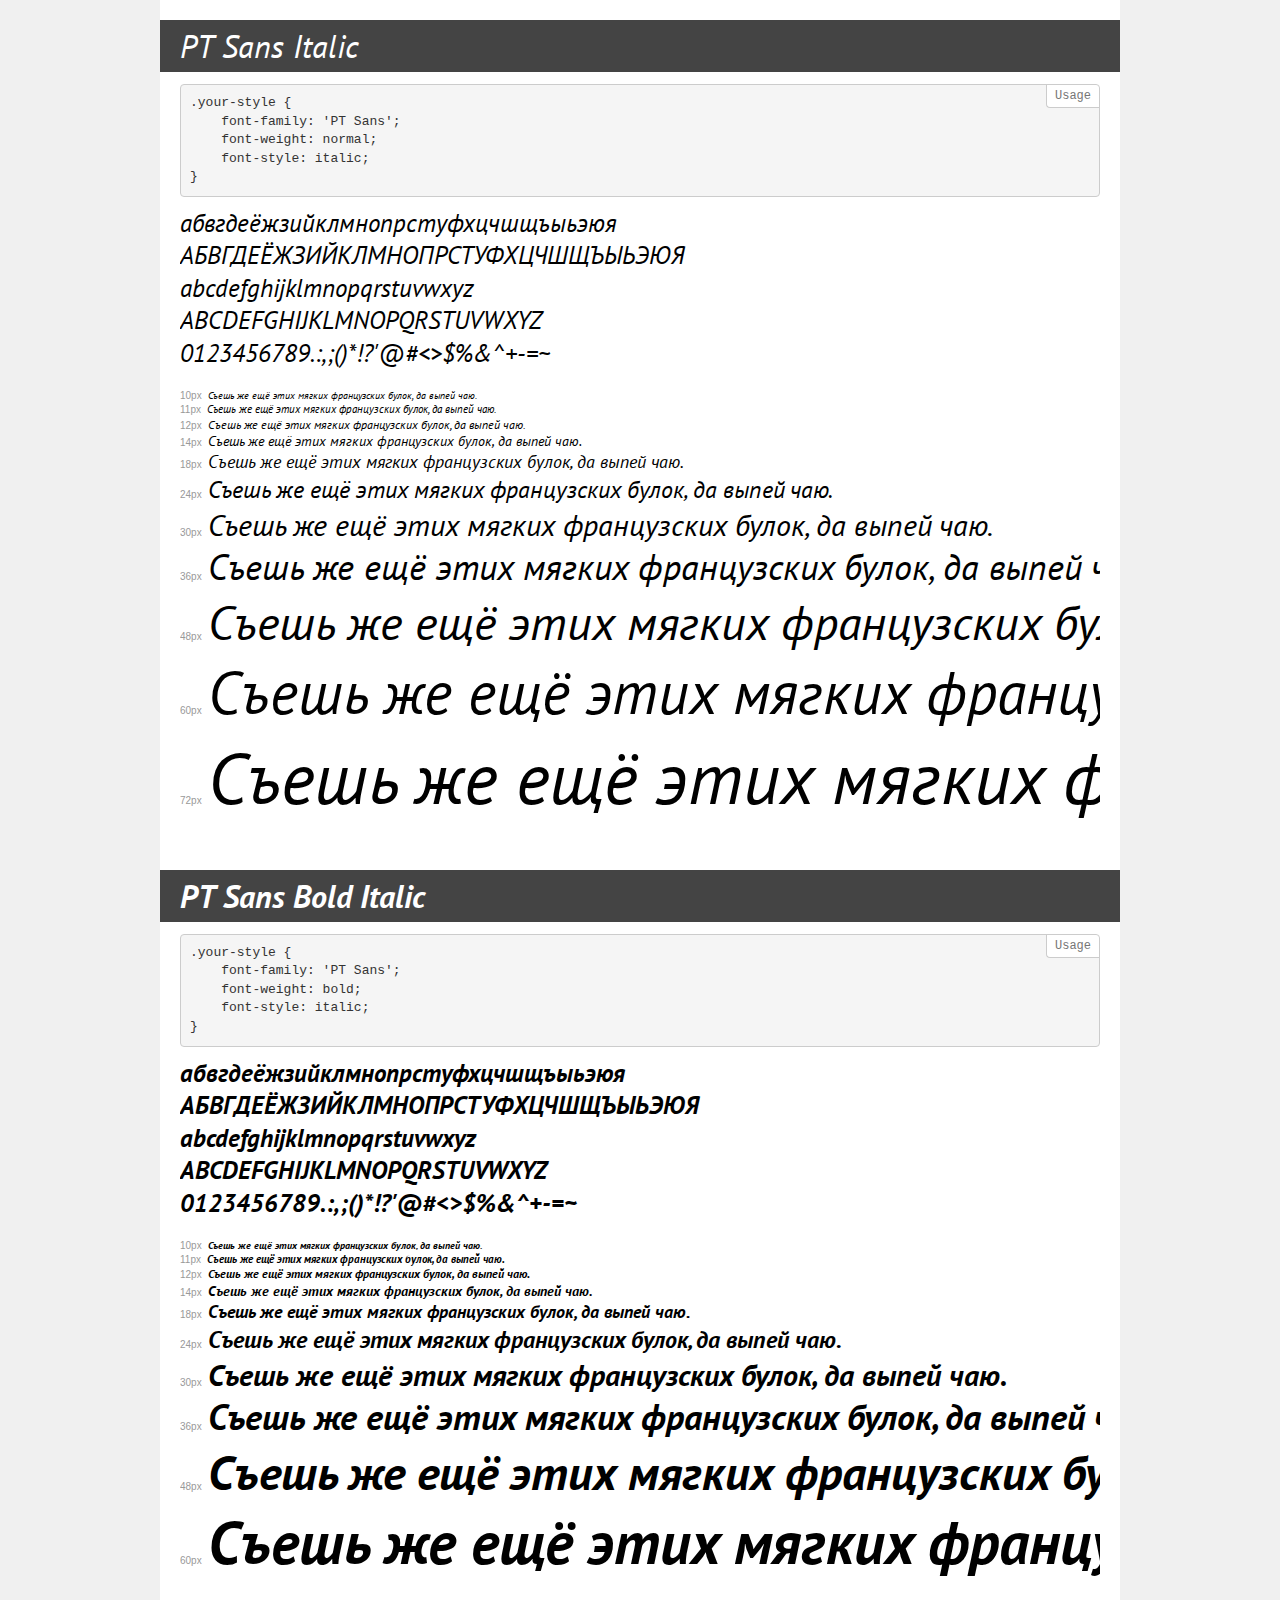
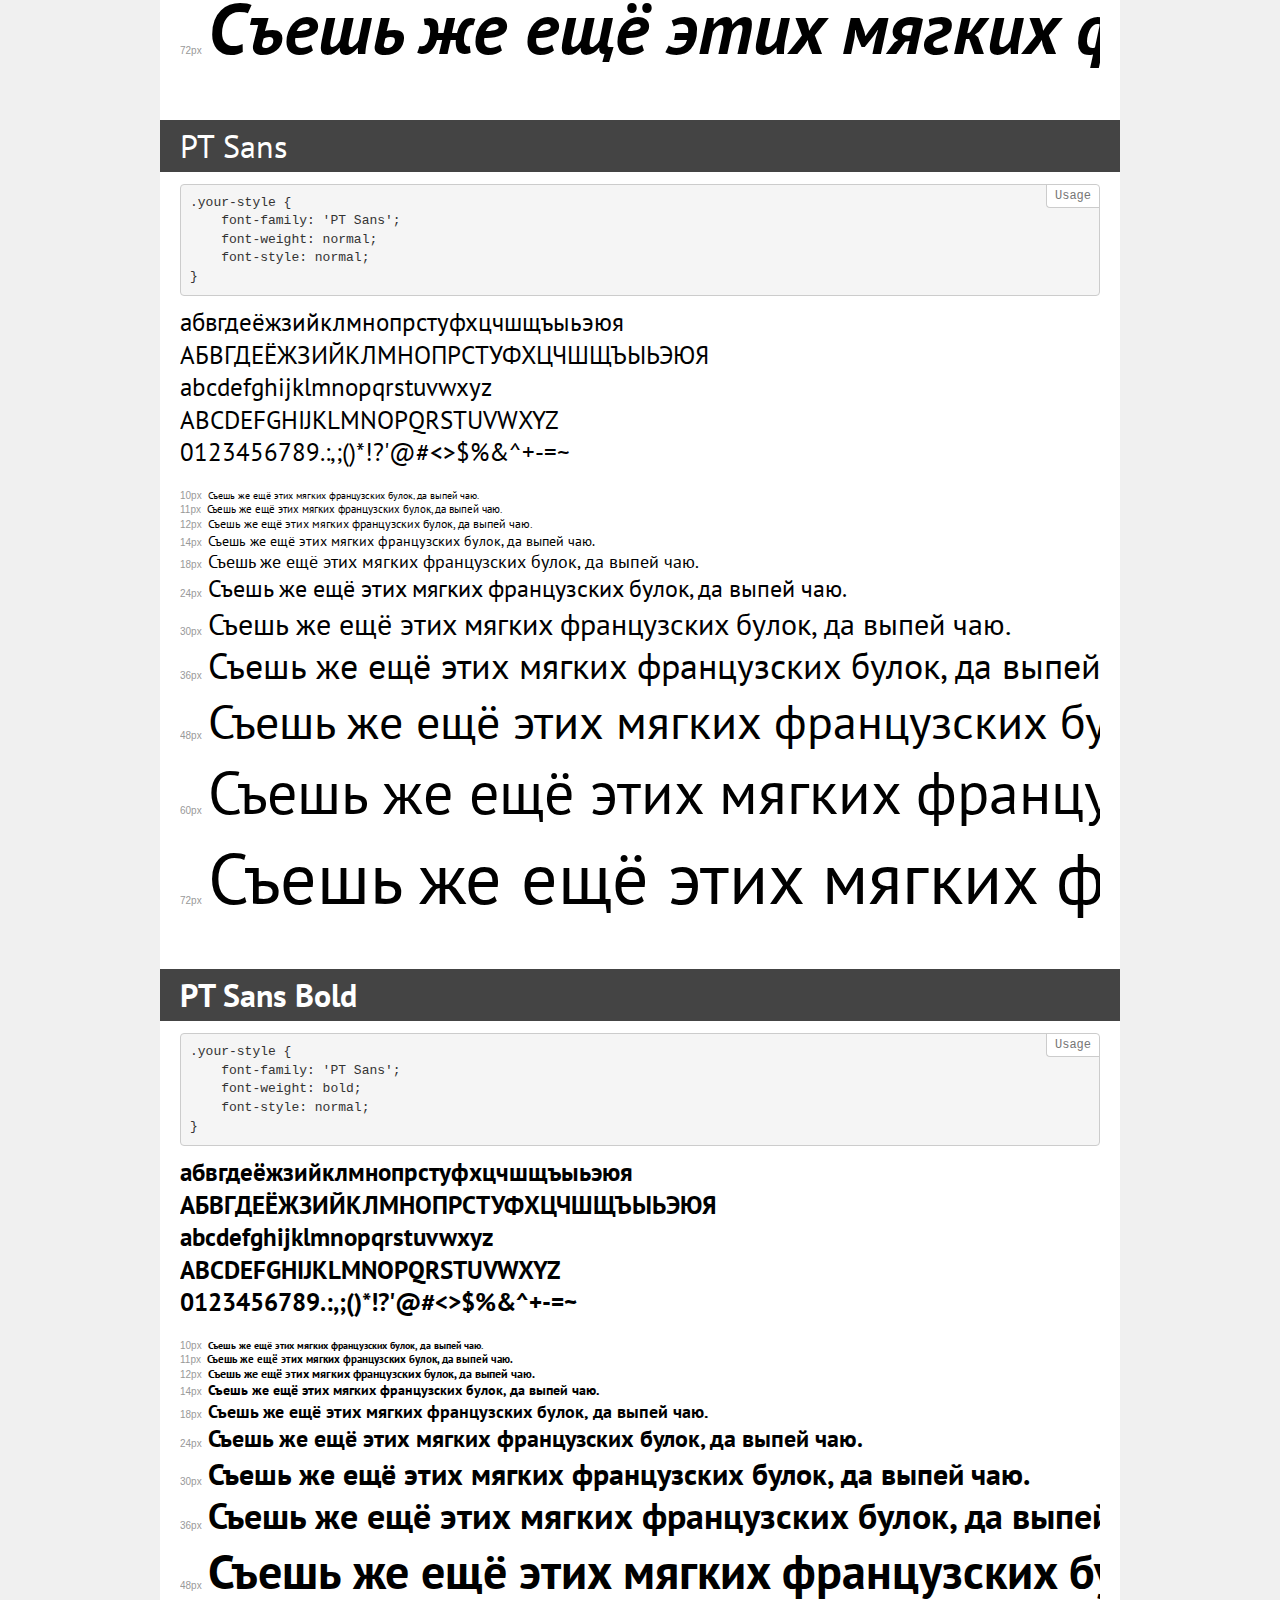
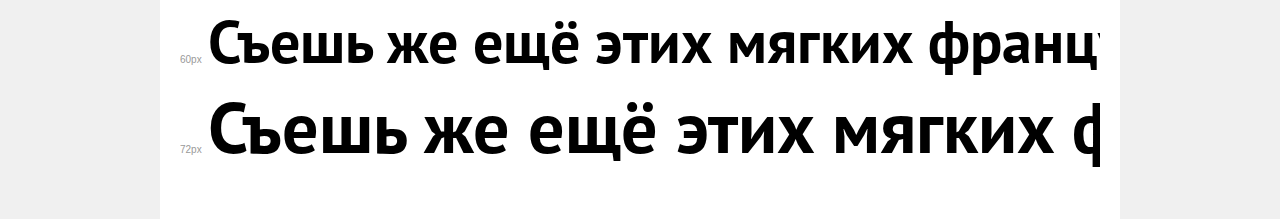
<file: fonts/pt_sans/demo.html>
<!DOCTYPE html>
<html lang="en">
<head>
    <meta charset="utf-8">
    <meta http-equiv="X-UA-Compatible" content="IE=edge">
    <meta name="viewport" content="width=device-width, initial-scale=1">
    <meta name="robots" content="noindex, noarchive">
    <meta name="format-detection" content="telephone=no">
    <title>Transfonter demo</title>
    <link href="stylesheet.css" rel="stylesheet">
    <style>
        /*
        http://meyerweb.com/eric/tools/css/reset/
        v2.0 | 20110126
        License: none (public domain)
        */
        html, body, div, span, applet, object, iframe,
        h1, h2, h3, h4, h5, h6, p, blockquote, pre,
        a, abbr, acronym, address, big, cite, code,
        del, dfn, em, img, ins, kbd, q, s, samp,
        small, strike, strong, sub, sup, tt, var,
        b, u, i, center,
        dl, dt, dd, ol, ul, li,
        fieldset, form, label, legend,
        table, caption, tbody, tfoot, thead, tr, th, td,
        article, aside, canvas, details, embed,
        figure, figcaption, footer, header, hgroup,
        menu, nav, output, ruby, section, summary,
        time, mark, audio, video {
            margin: 0;
            padding: 0;
            border: 0;
            font-size: 100%;
            font: inherit;
            vertical-align: baseline;
        }
        /* HTML5 display-role reset for older browsers */
        article, aside, details, figcaption, figure,
        footer, header, hgroup, menu, nav, section {
            display: block;
        }
        body {
            line-height: 1;
        }
        ol, ul {
            list-style: none;
        }
        blockquote, q {
            quotes: none;
        }
        blockquote:before, blockquote:after,
        q:before, q:after {
            content: '';
            content: none;
        }
        table {
            border-collapse: collapse;
            border-spacing: 0;
        }
        /* demo styles */
        body {
            background: #f0f0f0;
            color: #000;
        }
        .page {
            background: #fff;
            width: 920px;
            margin: 0 auto;
            padding: 20px 20px 0 20px;
            overflow: hidden;
        }
        .font-container {
            overflow-x: auto;
            overflow-y: hidden;
            margin-bottom: 40px;
            line-height: 1.3;
            white-space: nowrap;
            padding-bottom: 5px;
        }
        h1 {
            position: relative;
            background: #444;
            font-size: 32px;
            color: #fff;
            padding: 10px 20px;
            margin: 0 -20px 12px -20px;
        }
        .letters {
            font-size: 25px;
            margin-bottom: 20px;
        }
        .s10:before {
            content: '10px';
        }
        .s11:before {
            content: '11px';
        }
        .s12:before {
            content: '12px';
        }
        .s14:before {
            content: '14px';
        }
        .s18:before {
            content: '18px';
        }
        .s24:before {
            content: '24px';
        }
        .s30:before {
            content: '30px';
        }
        .s36:before {
            content: '36px';
        }
        .s48:before {
            content: '48px';
        }
        .s60:before {
            content: '60px';
        }
        .s72:before {
            content: '72px';
        }
        .s10:before, .s11:before, .s12:before, .s14:before,
        .s18:before, .s24:before, .s30:before, .s36:before,
        .s48:before, .s60:before, .s72:before {
            font-family: Arial, sans-serif;
            font-size: 10px;
            font-weight: normal;
            font-style: normal;
            color: #999;
            padding-right: 6px;
        }
        pre {
            display: block;
            position: relative;
            padding: 9px;
            margin: 0 0 10px;
            font-family: Monaco, Menlo, Consolas, "Courier New", monospace;
            font-size: 13px;
            line-height: 1.428571429;
            color: #333;
            font-weight: normal;
            font-style: normal;
            background-color: #f5f5f5;
            border: 1px solid #ccc;
            overflow-x: auto;
            border-radius: 4px;
        }
        pre:after {
            display: block;
            position: absolute;
            right: 0;
            top: 0;
            content: 'Usage';
            line-height: 1;
            padding: 5px 8px;
            font-size: 12px;
            color: #767676;
            background-color: #fff;
            border: 1px solid #ccc;
            border-right: none;
            border-top: none;
            border-radius: 0 4px 0 4px;
            z-index: 10;
        }
        /* responsive */
        @media (max-width: 959px) {
            .page {
                width: auto;
                margin: 0;
            }
        }
    </style>
</head>
<body>
<div class="page">
    <div class="demo">
        <h1 style="font-family: 'PT Sans'; font-weight: normal; font-style: italic;">PT Sans Italic</h1>
        <pre>.your-style {
    font-family: 'PT Sans';
    font-weight: normal;
    font-style: italic;
}</pre>
        <div class="font-container" style="font-family: 'PT Sans'; font-weight: normal; font-style: italic;">
            <p class="letters">
                абвгдеёжзийклмнопрстуфхцчшщъыьэюя<br>
АБВГДЕЁЖЗИЙКЛМНОПРСТУФХЦЧШЩЪЫЬЭЮЯ<br>
abcdefghijklmnopqrstuvwxyz<br>
ABCDEFGHIJKLMNOPQRSTUVWXYZ<br>
                0123456789.:,;()*!?'@#<>$%&^+-=~
            </p>
            <p class="s10" style="font-size: 10px;">Съешь же ещё этих мягких французских булок, да выпей чаю.</p>
            <p class="s11" style="font-size: 11px;">Съешь же ещё этих мягких французских булок, да выпей чаю.</p>
            <p class="s12" style="font-size: 12px;">Съешь же ещё этих мягких французских булок, да выпей чаю.</p>
            <p class="s14" style="font-size: 14px;">Съешь же ещё этих мягких французских булок, да выпей чаю.</p>
            <p class="s18" style="font-size: 18px;">Съешь же ещё этих мягких французских булок, да выпей чаю.</p>
            <p class="s24" style="font-size: 24px;">Съешь же ещё этих мягких французских булок, да выпей чаю.</p>
            <p class="s30" style="font-size: 30px;">Съешь же ещё этих мягких французских булок, да выпей чаю.</p>
            <p class="s36" style="font-size: 36px;">Съешь же ещё этих мягких французских булок, да выпей чаю.</p>
            <p class="s48" style="font-size: 48px;">Съешь же ещё этих мягких французских булок, да выпей чаю.</p>
            <p class="s60" style="font-size: 60px;">Съешь же ещё этих мягких французских булок, да выпей чаю.</p>
            <p class="s72" style="font-size: 72px;">Съешь же ещё этих мягких французских булок, да выпей чаю.</p>
        </div>
    </div>
    <div class="demo">
        <h1 style="font-family: 'PT Sans'; font-weight: bold; font-style: italic;">PT Sans Bold Italic</h1>
        <pre>.your-style {
    font-family: 'PT Sans';
    font-weight: bold;
    font-style: italic;
}</pre>
        <div class="font-container" style="font-family: 'PT Sans'; font-weight: bold; font-style: italic;">
            <p class="letters">
                абвгдеёжзийклмнопрстуфхцчшщъыьэюя<br>
АБВГДЕЁЖЗИЙКЛМНОПРСТУФХЦЧШЩЪЫЬЭЮЯ<br>
abcdefghijklmnopqrstuvwxyz<br>
ABCDEFGHIJKLMNOPQRSTUVWXYZ<br>
                0123456789.:,;()*!?'@#<>$%&^+-=~
            </p>
            <p class="s10" style="font-size: 10px;">Съешь же ещё этих мягких французских булок, да выпей чаю.</p>
            <p class="s11" style="font-size: 11px;">Съешь же ещё этих мягких французских булок, да выпей чаю.</p>
            <p class="s12" style="font-size: 12px;">Съешь же ещё этих мягких французских булок, да выпей чаю.</p>
            <p class="s14" style="font-size: 14px;">Съешь же ещё этих мягких французских булок, да выпей чаю.</p>
            <p class="s18" style="font-size: 18px;">Съешь же ещё этих мягких французских булок, да выпей чаю.</p>
            <p class="s24" style="font-size: 24px;">Съешь же ещё этих мягких французских булок, да выпей чаю.</p>
            <p class="s30" style="font-size: 30px;">Съешь же ещё этих мягких французских булок, да выпей чаю.</p>
            <p class="s36" style="font-size: 36px;">Съешь же ещё этих мягких французских булок, да выпей чаю.</p>
            <p class="s48" style="font-size: 48px;">Съешь же ещё этих мягких французских булок, да выпей чаю.</p>
            <p class="s60" style="font-size: 60px;">Съешь же ещё этих мягких французских булок, да выпей чаю.</p>
            <p class="s72" style="font-size: 72px;">Съешь же ещё этих мягких французских булок, да выпей чаю.</p>
        </div>
    </div>
    <div class="demo">
        <h1 style="font-family: 'PT Sans'; font-weight: normal; font-style: normal;">PT Sans</h1>
        <pre>.your-style {
    font-family: 'PT Sans';
    font-weight: normal;
    font-style: normal;
}</pre>
        <div class="font-container" style="font-family: 'PT Sans'; font-weight: normal; font-style: normal;">
            <p class="letters">
                абвгдеёжзийклмнопрстуфхцчшщъыьэюя<br>
АБВГДЕЁЖЗИЙКЛМНОПРСТУФХЦЧШЩЪЫЬЭЮЯ<br>
abcdefghijklmnopqrstuvwxyz<br>
ABCDEFGHIJKLMNOPQRSTUVWXYZ<br>
                0123456789.:,;()*!?'@#<>$%&^+-=~
            </p>
            <p class="s10" style="font-size: 10px;">Съешь же ещё этих мягких французских булок, да выпей чаю.</p>
            <p class="s11" style="font-size: 11px;">Съешь же ещё этих мягких французских булок, да выпей чаю.</p>
            <p class="s12" style="font-size: 12px;">Съешь же ещё этих мягких французских булок, да выпей чаю.</p>
            <p class="s14" style="font-size: 14px;">Съешь же ещё этих мягких французских булок, да выпей чаю.</p>
            <p class="s18" style="font-size: 18px;">Съешь же ещё этих мягких французских булок, да выпей чаю.</p>
            <p class="s24" style="font-size: 24px;">Съешь же ещё этих мягких французских булок, да выпей чаю.</p>
            <p class="s30" style="font-size: 30px;">Съешь же ещё этих мягких французских булок, да выпей чаю.</p>
            <p class="s36" style="font-size: 36px;">Съешь же ещё этих мягких французских булок, да выпей чаю.</p>
            <p class="s48" style="font-size: 48px;">Съешь же ещё этих мягких французских булок, да выпей чаю.</p>
            <p class="s60" style="font-size: 60px;">Съешь же ещё этих мягких французских булок, да выпей чаю.</p>
            <p class="s72" style="font-size: 72px;">Съешь же ещё этих мягких французских булок, да выпей чаю.</p>
        </div>
    </div>
    <div class="demo">
        <h1 style="font-family: 'PT Sans'; font-weight: bold; font-style: normal;">PT Sans Bold</h1>
        <pre>.your-style {
    font-family: 'PT Sans';
    font-weight: bold;
    font-style: normal;
}</pre>
        <div class="font-container" style="font-family: 'PT Sans'; font-weight: bold; font-style: normal;">
            <p class="letters">
                абвгдеёжзийклмнопрстуфхцчшщъыьэюя<br>
АБВГДЕЁЖЗИЙКЛМНОПРСТУФХЦЧШЩЪЫЬЭЮЯ<br>
abcdefghijklmnopqrstuvwxyz<br>
ABCDEFGHIJKLMNOPQRSTUVWXYZ<br>
                0123456789.:,;()*!?'@#<>$%&^+-=~
            </p>
            <p class="s10" style="font-size: 10px;">Съешь же ещё этих мягких французских булок, да выпей чаю.</p>
            <p class="s11" style="font-size: 11px;">Съешь же ещё этих мягких французских булок, да выпей чаю.</p>
            <p class="s12" style="font-size: 12px;">Съешь же ещё этих мягких французских булок, да выпей чаю.</p>
            <p class="s14" style="font-size: 14px;">Съешь же ещё этих мягких французских булок, да выпей чаю.</p>
            <p class="s18" style="font-size: 18px;">Съешь же ещё этих мягких французских булок, да выпей чаю.</p>
            <p class="s24" style="font-size: 24px;">Съешь же ещё этих мягких французских булок, да выпей чаю.</p>
            <p class="s30" style="font-size: 30px;">Съешь же ещё этих мягких французских булок, да выпей чаю.</p>
            <p class="s36" style="font-size: 36px;">Съешь же ещё этих мягких французских булок, да выпей чаю.</p>
            <p class="s48" style="font-size: 48px;">Съешь же ещё этих мягких французских булок, да выпей чаю.</p>
            <p class="s60" style="font-size: 60px;">Съешь же ещё этих мягких французских булок, да выпей чаю.</p>
            <p class="s72" style="font-size: 72px;">Съешь же ещё этих мягких французских булок, да выпей чаю.</p>
        </div>
    </div>
</div>
</body>
</html>
</file>
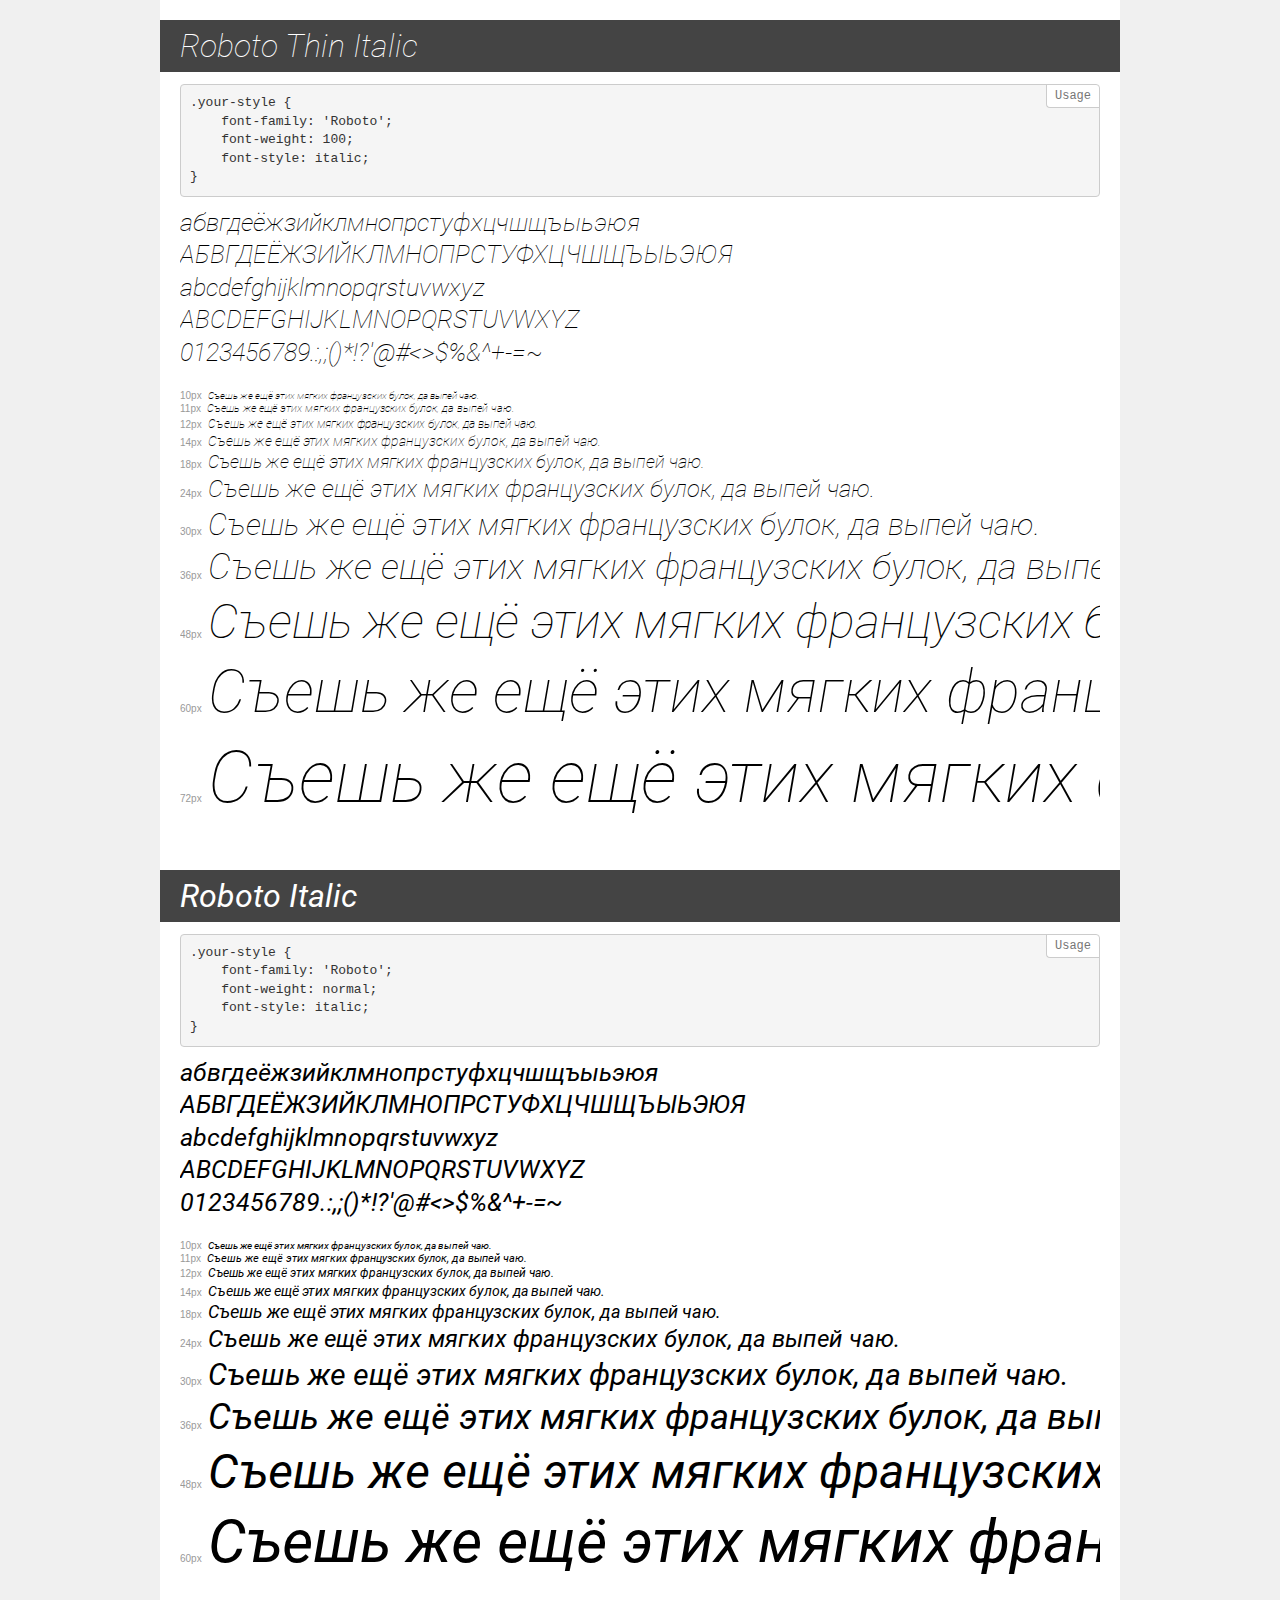
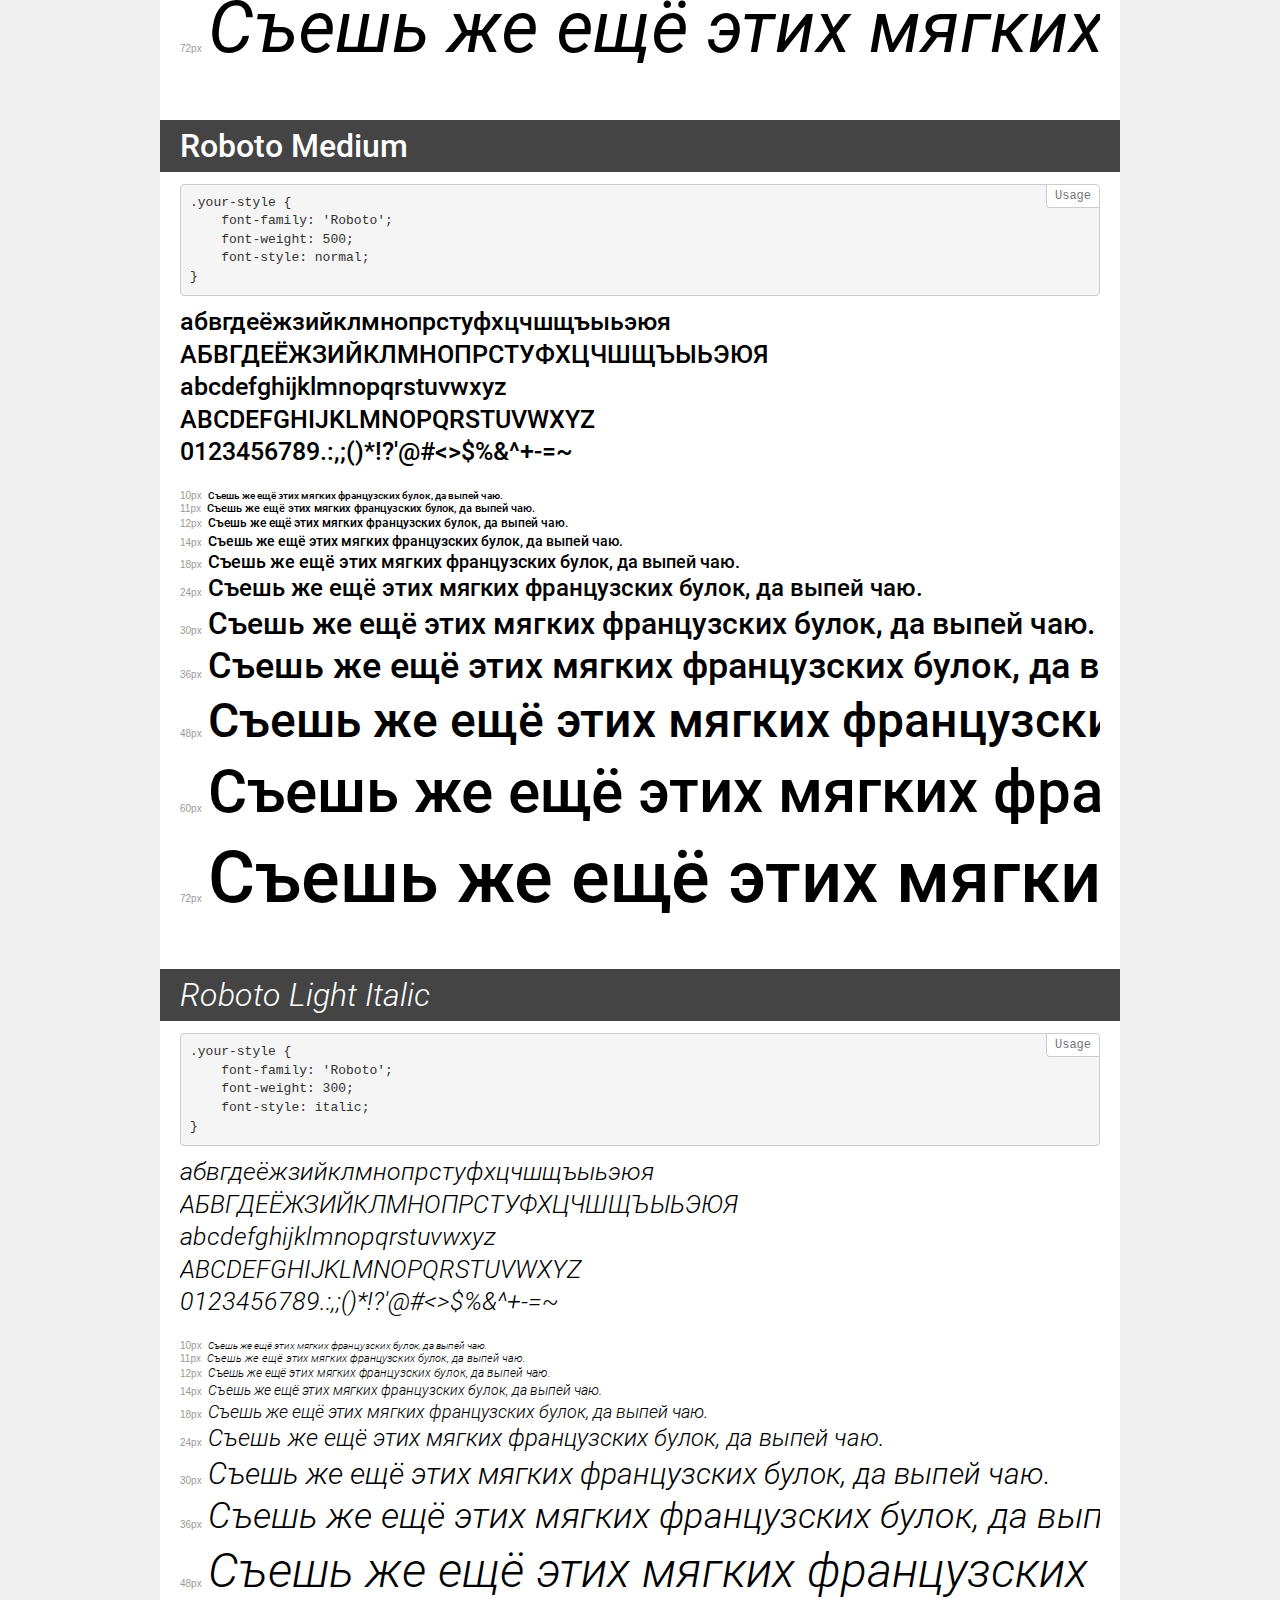
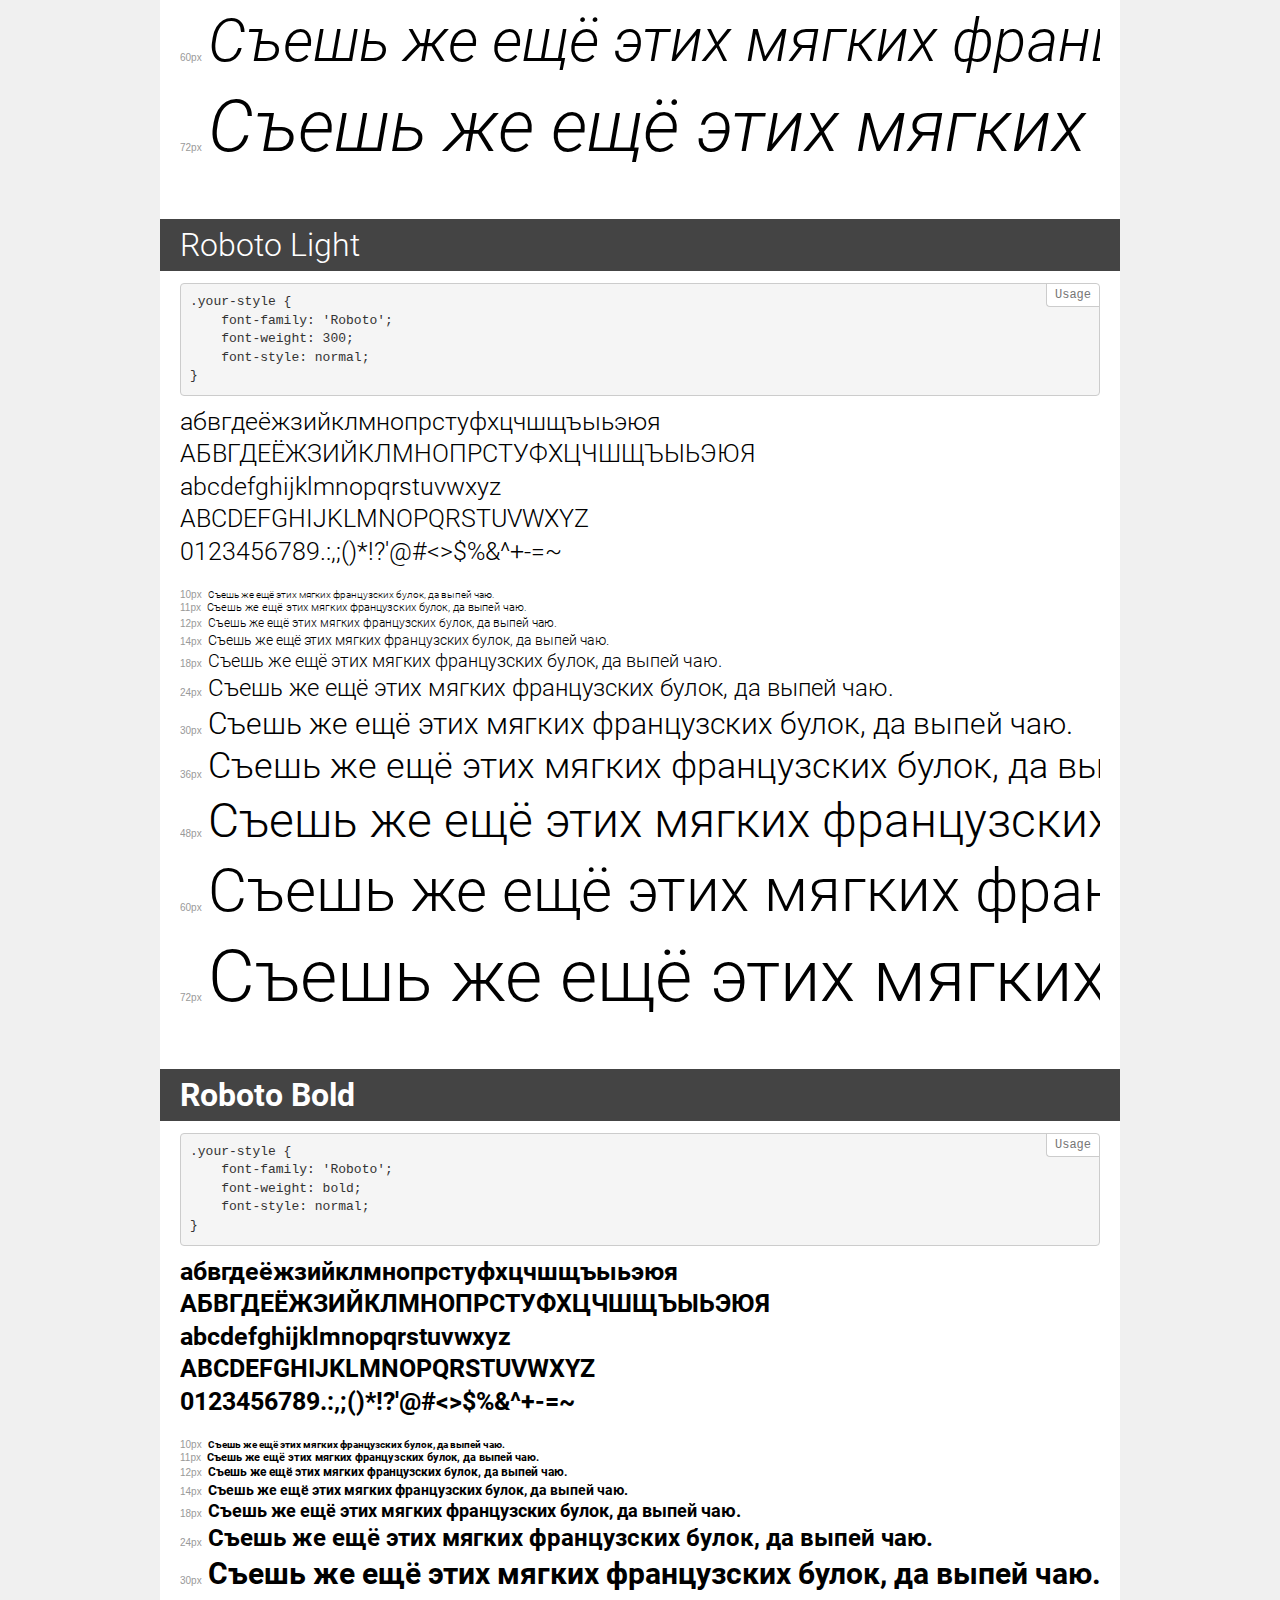
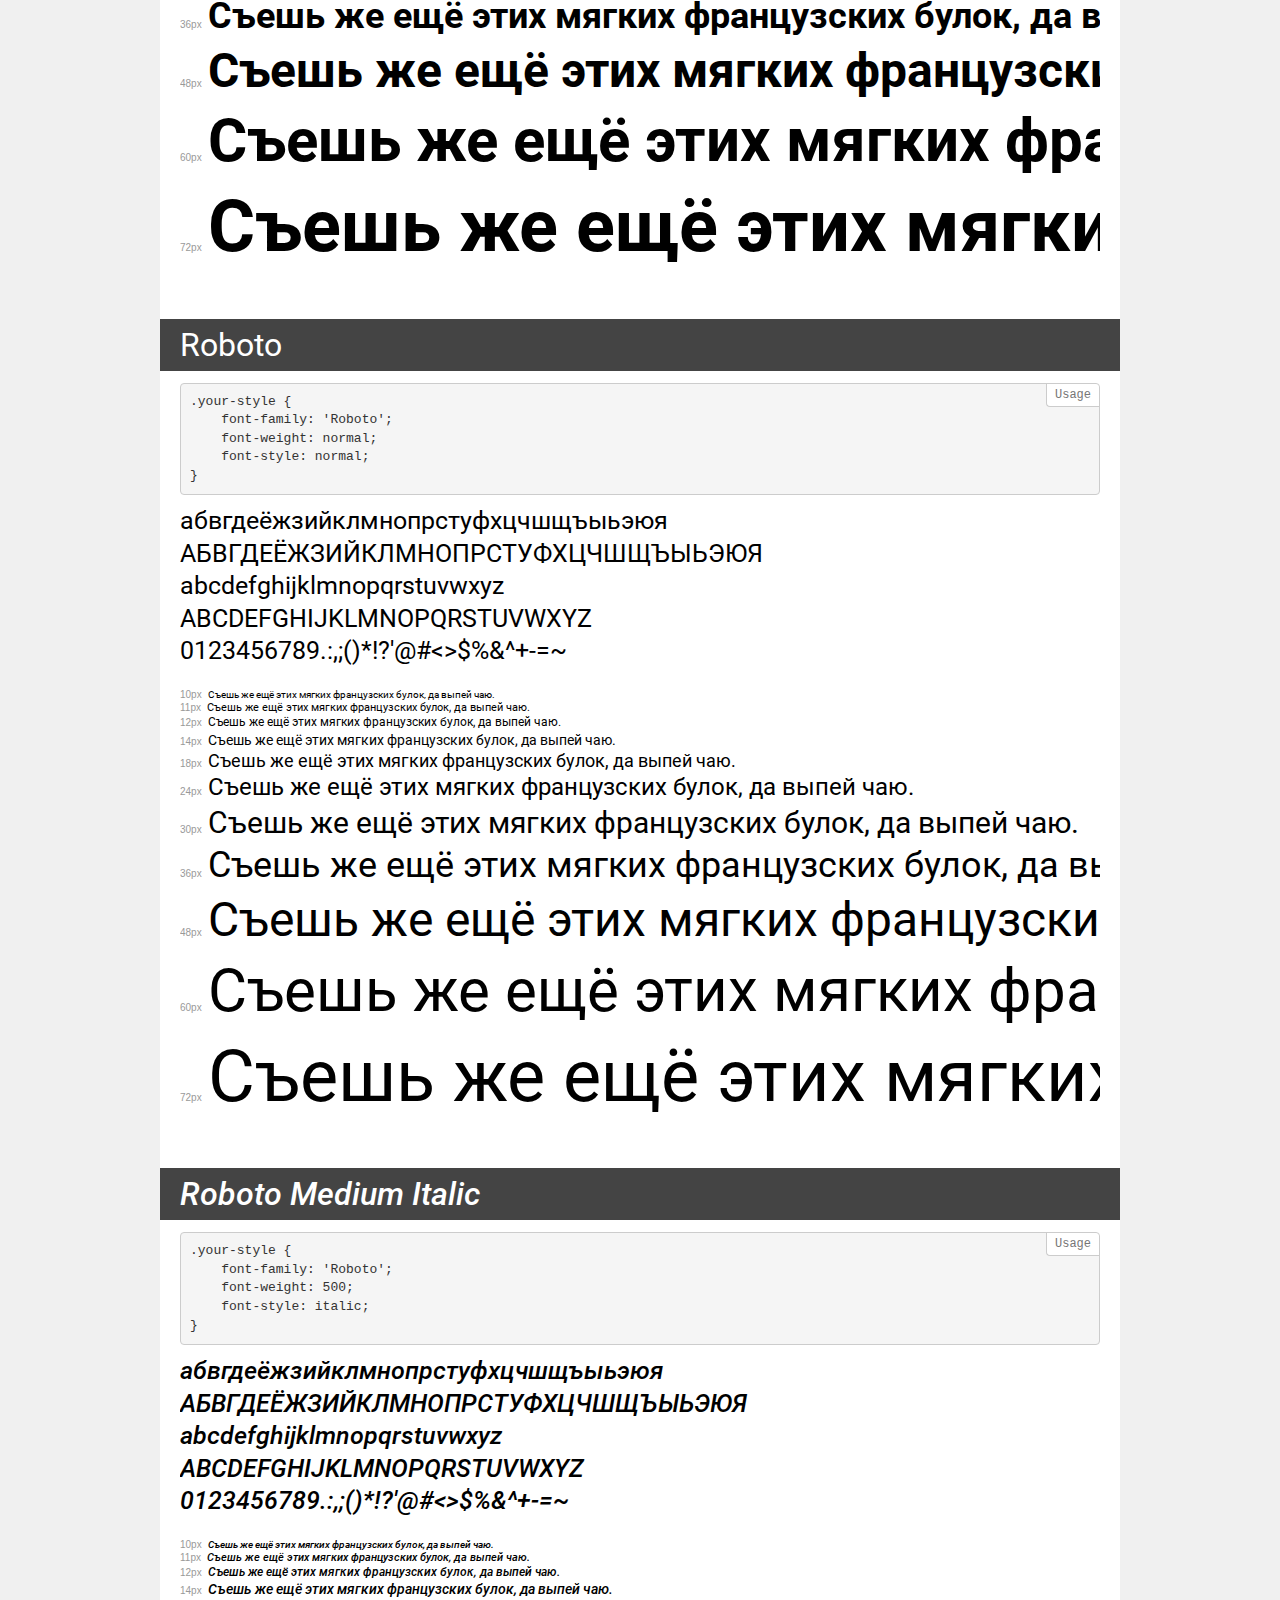
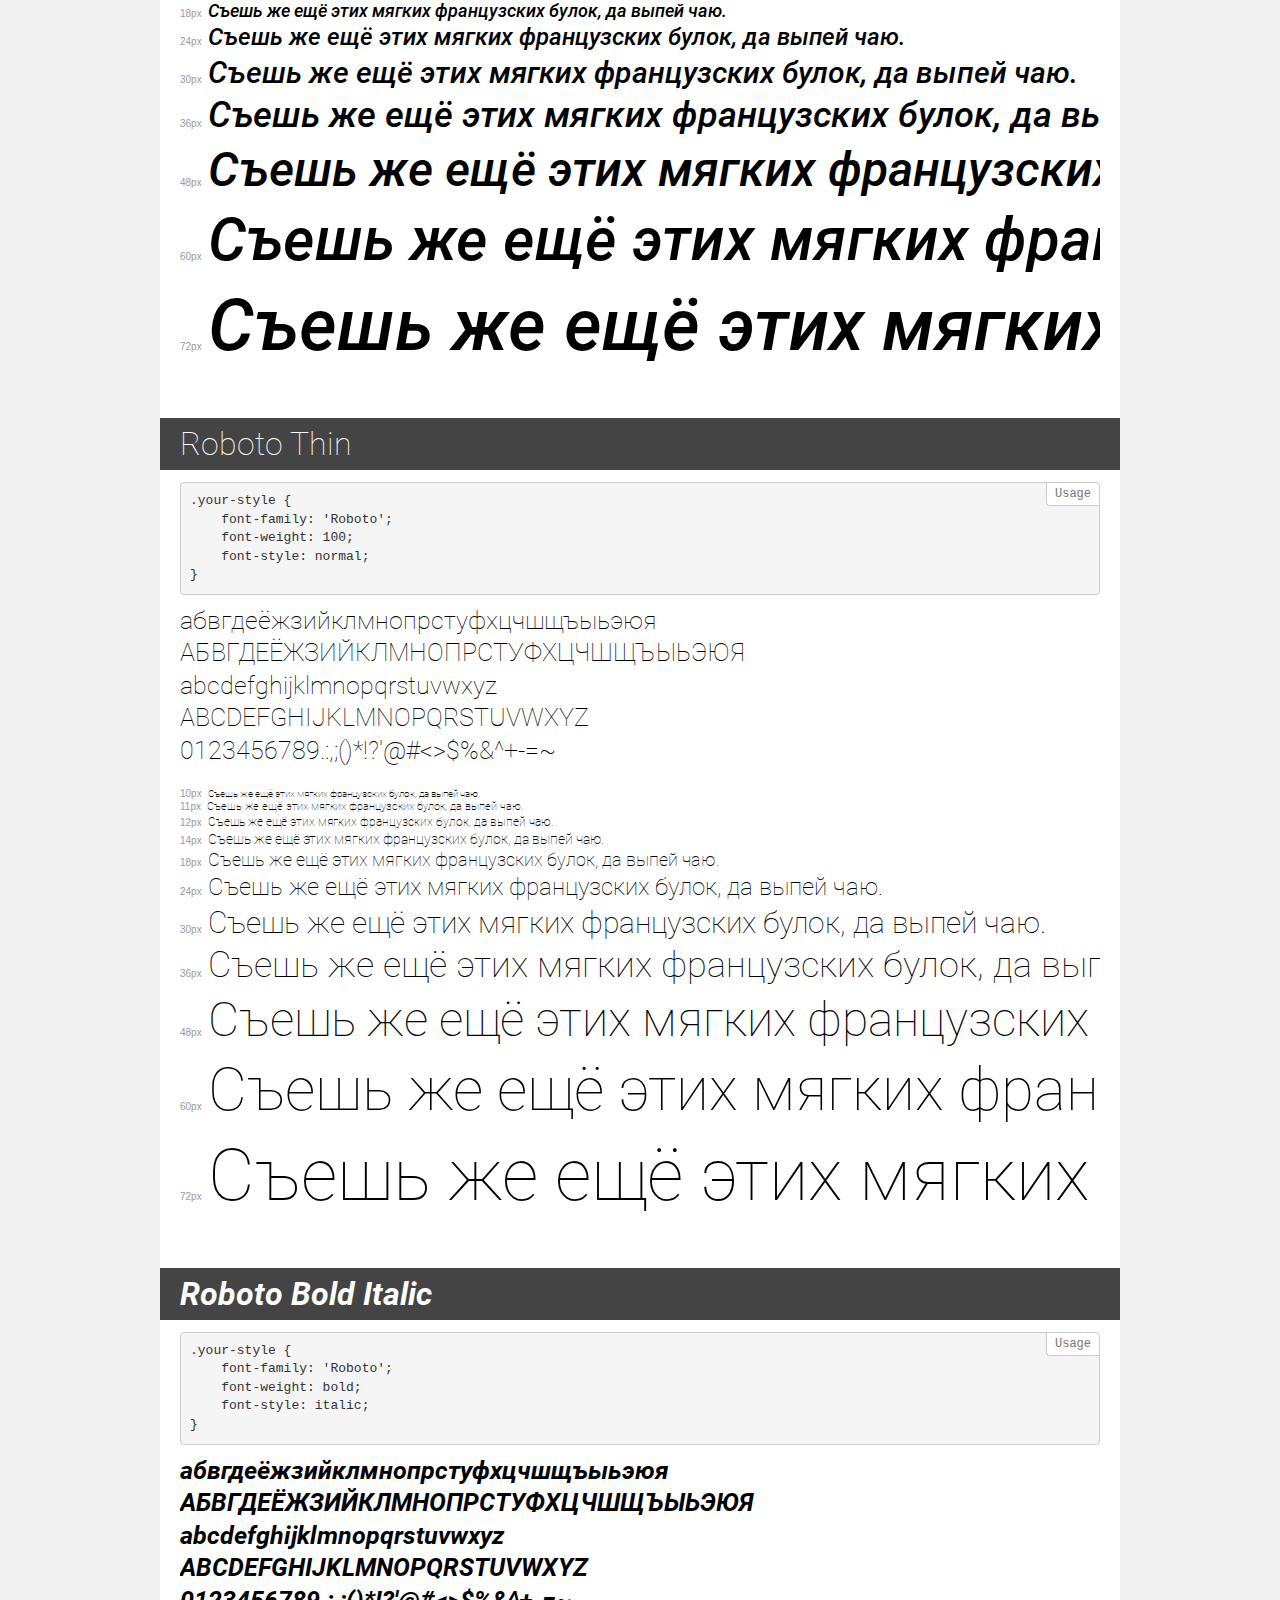
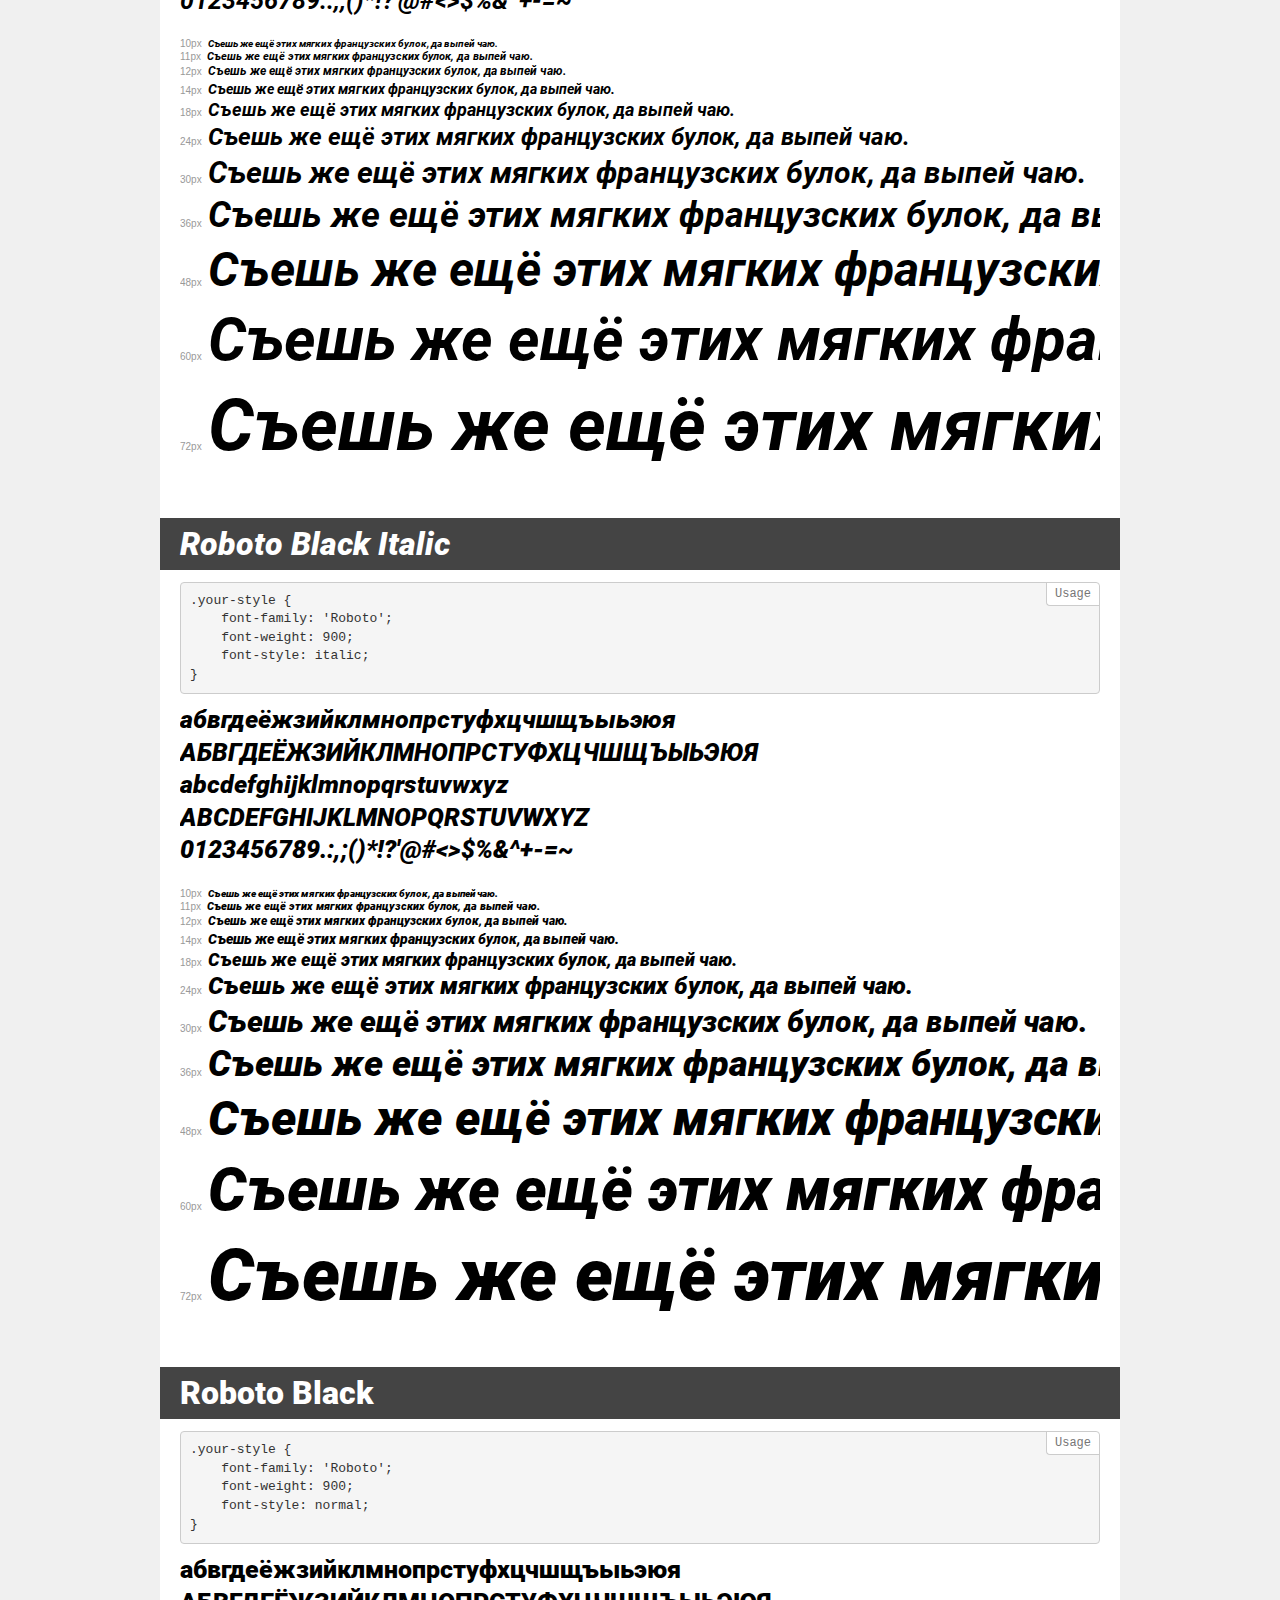
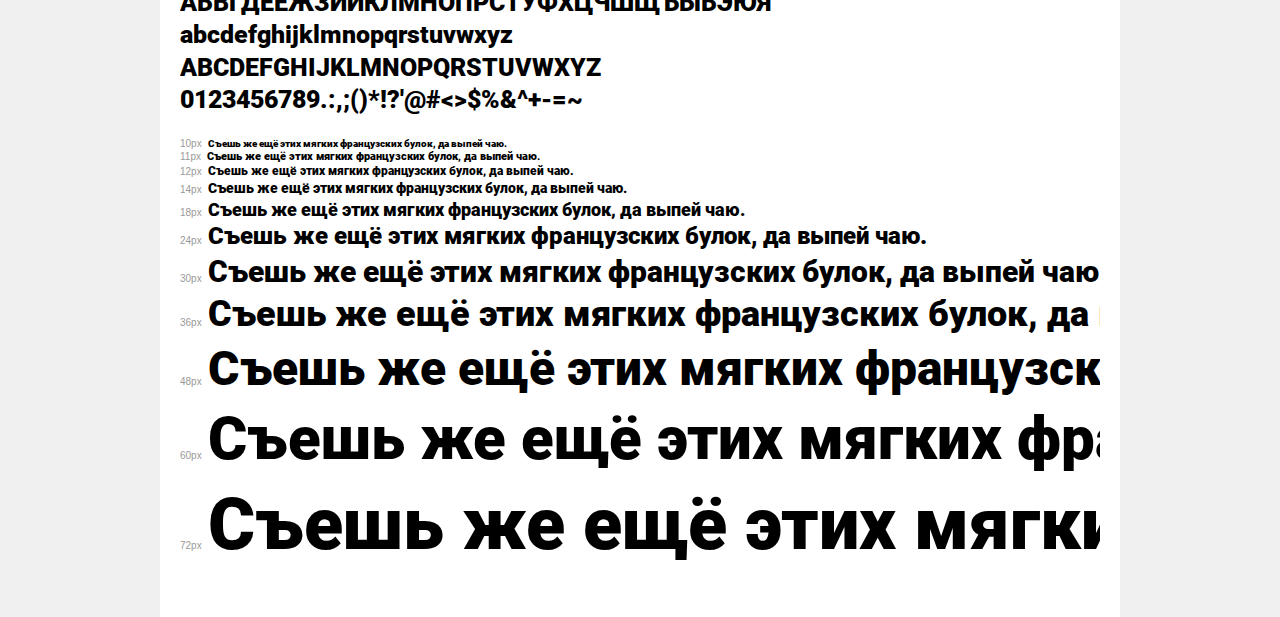
<file: fonts/roboto/demo.html>
<!DOCTYPE html>
<html lang="en">
<head>
    <meta charset="utf-8">
    <meta http-equiv="X-UA-Compatible" content="IE=edge">
    <meta name="viewport" content="width=device-width, initial-scale=1">
    <meta name="robots" content="noindex, noarchive">
    <meta name="format-detection" content="telephone=no">
    <title>Transfonter demo</title>
    <link href="stylesheet.css" rel="stylesheet">
    <style>
        /*
        http://meyerweb.com/eric/tools/css/reset/
        v2.0 | 20110126
        License: none (public domain)
        */
        html, body, div, span, applet, object, iframe,
        h1, h2, h3, h4, h5, h6, p, blockquote, pre,
        a, abbr, acronym, address, big, cite, code,
        del, dfn, em, img, ins, kbd, q, s, samp,
        small, strike, strong, sub, sup, tt, var,
        b, u, i, center,
        dl, dt, dd, ol, ul, li,
        fieldset, form, label, legend,
        table, caption, tbody, tfoot, thead, tr, th, td,
        article, aside, canvas, details, embed,
        figure, figcaption, footer, header, hgroup,
        menu, nav, output, ruby, section, summary,
        time, mark, audio, video {
            margin: 0;
            padding: 0;
            border: 0;
            font-size: 100%;
            font: inherit;
            vertical-align: baseline;
        }
        /* HTML5 display-role reset for older browsers */
        article, aside, details, figcaption, figure,
        footer, header, hgroup, menu, nav, section {
            display: block;
        }
        body {
            line-height: 1;
        }
        ol, ul {
            list-style: none;
        }
        blockquote, q {
            quotes: none;
        }
        blockquote:before, blockquote:after,
        q:before, q:after {
            content: '';
            content: none;
        }
        table {
            border-collapse: collapse;
            border-spacing: 0;
        }
        /* demo styles */
        body {
            background: #f0f0f0;
            color: #000;
        }
        .page {
            background: #fff;
            width: 920px;
            margin: 0 auto;
            padding: 20px 20px 0 20px;
            overflow: hidden;
        }
        .font-container {
            overflow-x: auto;
            overflow-y: hidden;
            margin-bottom: 40px;
            line-height: 1.3;
            white-space: nowrap;
            padding-bottom: 5px;
        }
        h1 {
            position: relative;
            background: #444;
            font-size: 32px;
            color: #fff;
            padding: 10px 20px;
            margin: 0 -20px 12px -20px;
        }
        .letters {
            font-size: 25px;
            margin-bottom: 20px;
        }
        .s10:before {
            content: '10px';
        }
        .s11:before {
            content: '11px';
        }
        .s12:before {
            content: '12px';
        }
        .s14:before {
            content: '14px';
        }
        .s18:before {
            content: '18px';
        }
        .s24:before {
            content: '24px';
        }
        .s30:before {
            content: '30px';
        }
        .s36:before {
            content: '36px';
        }
        .s48:before {
            content: '48px';
        }
        .s60:before {
            content: '60px';
        }
        .s72:before {
            content: '72px';
        }
        .s10:before, .s11:before, .s12:before, .s14:before,
        .s18:before, .s24:before, .s30:before, .s36:before,
        .s48:before, .s60:before, .s72:before {
            font-family: Arial, sans-serif;
            font-size: 10px;
            font-weight: normal;
            font-style: normal;
            color: #999;
            padding-right: 6px;
        }
        pre {
            display: block;
            position: relative;
            padding: 9px;
            margin: 0 0 10px;
            font-family: Monaco, Menlo, Consolas, "Courier New", monospace;
            font-size: 13px;
            line-height: 1.428571429;
            color: #333;
            font-weight: normal;
            font-style: normal;
            background-color: #f5f5f5;
            border: 1px solid #ccc;
            overflow-x: auto;
            border-radius: 4px;
        }
        pre:after {
            display: block;
            position: absolute;
            right: 0;
            top: 0;
            content: 'Usage';
            line-height: 1;
            padding: 5px 8px;
            font-size: 12px;
            color: #767676;
            background-color: #fff;
            border: 1px solid #ccc;
            border-right: none;
            border-top: none;
            border-radius: 0 4px 0 4px;
            z-index: 10;
        }
        /* responsive */
        @media (max-width: 959px) {
            .page {
                width: auto;
                margin: 0;
            }
        }
    </style>
</head>
<body>
<div class="page">
    <div class="demo">
        <h1 style="font-family: 'Roboto'; font-weight: 100; font-style: italic;">Roboto Thin Italic</h1>
        <pre>.your-style {
    font-family: 'Roboto';
    font-weight: 100;
    font-style: italic;
}</pre>
        <div class="font-container" style="font-family: 'Roboto'; font-weight: 100; font-style: italic;">
            <p class="letters">
                абвгдеёжзийклмнопрстуфхцчшщъыьэюя<br>
АБВГДЕЁЖЗИЙКЛМНОПРСТУФХЦЧШЩЪЫЬЭЮЯ<br>
abcdefghijklmnopqrstuvwxyz<br>
ABCDEFGHIJKLMNOPQRSTUVWXYZ<br>
                0123456789.:,;()*!?'@#<>$%&^+-=~
            </p>
            <p class="s10" style="font-size: 10px;">Съешь же ещё этих мягких французских булок, да выпей чаю.</p>
            <p class="s11" style="font-size: 11px;">Съешь же ещё этих мягких французских булок, да выпей чаю.</p>
            <p class="s12" style="font-size: 12px;">Съешь же ещё этих мягких французских булок, да выпей чаю.</p>
            <p class="s14" style="font-size: 14px;">Съешь же ещё этих мягких французских булок, да выпей чаю.</p>
            <p class="s18" style="font-size: 18px;">Съешь же ещё этих мягких французских булок, да выпей чаю.</p>
            <p class="s24" style="font-size: 24px;">Съешь же ещё этих мягких французских булок, да выпей чаю.</p>
            <p class="s30" style="font-size: 30px;">Съешь же ещё этих мягких французских булок, да выпей чаю.</p>
            <p class="s36" style="font-size: 36px;">Съешь же ещё этих мягких французских булок, да выпей чаю.</p>
            <p class="s48" style="font-size: 48px;">Съешь же ещё этих мягких французских булок, да выпей чаю.</p>
            <p class="s60" style="font-size: 60px;">Съешь же ещё этих мягких французских булок, да выпей чаю.</p>
            <p class="s72" style="font-size: 72px;">Съешь же ещё этих мягких французских булок, да выпей чаю.</p>
        </div>
    </div>
    <div class="demo">
        <h1 style="font-family: 'Roboto'; font-weight: normal; font-style: italic;">Roboto Italic</h1>
        <pre>.your-style {
    font-family: 'Roboto';
    font-weight: normal;
    font-style: italic;
}</pre>
        <div class="font-container" style="font-family: 'Roboto'; font-weight: normal; font-style: italic;">
            <p class="letters">
                абвгдеёжзийклмнопрстуфхцчшщъыьэюя<br>
АБВГДЕЁЖЗИЙКЛМНОПРСТУФХЦЧШЩЪЫЬЭЮЯ<br>
abcdefghijklmnopqrstuvwxyz<br>
ABCDEFGHIJKLMNOPQRSTUVWXYZ<br>
                0123456789.:,;()*!?'@#<>$%&^+-=~
            </p>
            <p class="s10" style="font-size: 10px;">Съешь же ещё этих мягких французских булок, да выпей чаю.</p>
            <p class="s11" style="font-size: 11px;">Съешь же ещё этих мягких французских булок, да выпей чаю.</p>
            <p class="s12" style="font-size: 12px;">Съешь же ещё этих мягких французских булок, да выпей чаю.</p>
            <p class="s14" style="font-size: 14px;">Съешь же ещё этих мягких французских булок, да выпей чаю.</p>
            <p class="s18" style="font-size: 18px;">Съешь же ещё этих мягких французских булок, да выпей чаю.</p>
            <p class="s24" style="font-size: 24px;">Съешь же ещё этих мягких французских булок, да выпей чаю.</p>
            <p class="s30" style="font-size: 30px;">Съешь же ещё этих мягких французских булок, да выпей чаю.</p>
            <p class="s36" style="font-size: 36px;">Съешь же ещё этих мягких французских булок, да выпей чаю.</p>
            <p class="s48" style="font-size: 48px;">Съешь же ещё этих мягких французских булок, да выпей чаю.</p>
            <p class="s60" style="font-size: 60px;">Съешь же ещё этих мягких французских булок, да выпей чаю.</p>
            <p class="s72" style="font-size: 72px;">Съешь же ещё этих мягких французских булок, да выпей чаю.</p>
        </div>
    </div>
    <div class="demo">
        <h1 style="font-family: 'Roboto'; font-weight: 500; font-style: normal;">Roboto Medium</h1>
        <pre>.your-style {
    font-family: 'Roboto';
    font-weight: 500;
    font-style: normal;
}</pre>
        <div class="font-container" style="font-family: 'Roboto'; font-weight: 500; font-style: normal;">
            <p class="letters">
                абвгдеёжзийклмнопрстуфхцчшщъыьэюя<br>
АБВГДЕЁЖЗИЙКЛМНОПРСТУФХЦЧШЩЪЫЬЭЮЯ<br>
abcdefghijklmnopqrstuvwxyz<br>
ABCDEFGHIJKLMNOPQRSTUVWXYZ<br>
                0123456789.:,;()*!?'@#<>$%&^+-=~
            </p>
            <p class="s10" style="font-size: 10px;">Съешь же ещё этих мягких французских булок, да выпей чаю.</p>
            <p class="s11" style="font-size: 11px;">Съешь же ещё этих мягких французских булок, да выпей чаю.</p>
            <p class="s12" style="font-size: 12px;">Съешь же ещё этих мягких французских булок, да выпей чаю.</p>
            <p class="s14" style="font-size: 14px;">Съешь же ещё этих мягких французских булок, да выпей чаю.</p>
            <p class="s18" style="font-size: 18px;">Съешь же ещё этих мягких французских булок, да выпей чаю.</p>
            <p class="s24" style="font-size: 24px;">Съешь же ещё этих мягких французских булок, да выпей чаю.</p>
            <p class="s30" style="font-size: 30px;">Съешь же ещё этих мягких французских булок, да выпей чаю.</p>
            <p class="s36" style="font-size: 36px;">Съешь же ещё этих мягких французских булок, да выпей чаю.</p>
            <p class="s48" style="font-size: 48px;">Съешь же ещё этих мягких французских булок, да выпей чаю.</p>
            <p class="s60" style="font-size: 60px;">Съешь же ещё этих мягких французских булок, да выпей чаю.</p>
            <p class="s72" style="font-size: 72px;">Съешь же ещё этих мягких французских булок, да выпей чаю.</p>
        </div>
    </div>
    <div class="demo">
        <h1 style="font-family: 'Roboto'; font-weight: 300; font-style: italic;">Roboto Light Italic</h1>
        <pre>.your-style {
    font-family: 'Roboto';
    font-weight: 300;
    font-style: italic;
}</pre>
        <div class="font-container" style="font-family: 'Roboto'; font-weight: 300; font-style: italic;">
            <p class="letters">
                абвгдеёжзийклмнопрстуфхцчшщъыьэюя<br>
АБВГДЕЁЖЗИЙКЛМНОПРСТУФХЦЧШЩЪЫЬЭЮЯ<br>
abcdefghijklmnopqrstuvwxyz<br>
ABCDEFGHIJKLMNOPQRSTUVWXYZ<br>
                0123456789.:,;()*!?'@#<>$%&^+-=~
            </p>
            <p class="s10" style="font-size: 10px;">Съешь же ещё этих мягких французских булок, да выпей чаю.</p>
            <p class="s11" style="font-size: 11px;">Съешь же ещё этих мягких французских булок, да выпей чаю.</p>
            <p class="s12" style="font-size: 12px;">Съешь же ещё этих мягких французских булок, да выпей чаю.</p>
            <p class="s14" style="font-size: 14px;">Съешь же ещё этих мягких французских булок, да выпей чаю.</p>
            <p class="s18" style="font-size: 18px;">Съешь же ещё этих мягких французских булок, да выпей чаю.</p>
            <p class="s24" style="font-size: 24px;">Съешь же ещё этих мягких французских булок, да выпей чаю.</p>
            <p class="s30" style="font-size: 30px;">Съешь же ещё этих мягких французских булок, да выпей чаю.</p>
            <p class="s36" style="font-size: 36px;">Съешь же ещё этих мягких французских булок, да выпей чаю.</p>
            <p class="s48" style="font-size: 48px;">Съешь же ещё этих мягких французских булок, да выпей чаю.</p>
            <p class="s60" style="font-size: 60px;">Съешь же ещё этих мягких французских булок, да выпей чаю.</p>
            <p class="s72" style="font-size: 72px;">Съешь же ещё этих мягких французских булок, да выпей чаю.</p>
        </div>
    </div>
    <div class="demo">
        <h1 style="font-family: 'Roboto'; font-weight: 300; font-style: normal;">Roboto Light</h1>
        <pre>.your-style {
    font-family: 'Roboto';
    font-weight: 300;
    font-style: normal;
}</pre>
        <div class="font-container" style="font-family: 'Roboto'; font-weight: 300; font-style: normal;">
            <p class="letters">
                абвгдеёжзийклмнопрстуфхцчшщъыьэюя<br>
АБВГДЕЁЖЗИЙКЛМНОПРСТУФХЦЧШЩЪЫЬЭЮЯ<br>
abcdefghijklmnopqrstuvwxyz<br>
ABCDEFGHIJKLMNOPQRSTUVWXYZ<br>
                0123456789.:,;()*!?'@#<>$%&^+-=~
            </p>
            <p class="s10" style="font-size: 10px;">Съешь же ещё этих мягких французских булок, да выпей чаю.</p>
            <p class="s11" style="font-size: 11px;">Съешь же ещё этих мягких французских булок, да выпей чаю.</p>
            <p class="s12" style="font-size: 12px;">Съешь же ещё этих мягких французских булок, да выпей чаю.</p>
            <p class="s14" style="font-size: 14px;">Съешь же ещё этих мягких французских булок, да выпей чаю.</p>
            <p class="s18" style="font-size: 18px;">Съешь же ещё этих мягких французских булок, да выпей чаю.</p>
            <p class="s24" style="font-size: 24px;">Съешь же ещё этих мягких французских булок, да выпей чаю.</p>
            <p class="s30" style="font-size: 30px;">Съешь же ещё этих мягких французских булок, да выпей чаю.</p>
            <p class="s36" style="font-size: 36px;">Съешь же ещё этих мягких французских булок, да выпей чаю.</p>
            <p class="s48" style="font-size: 48px;">Съешь же ещё этих мягких французских булок, да выпей чаю.</p>
            <p class="s60" style="font-size: 60px;">Съешь же ещё этих мягких французских булок, да выпей чаю.</p>
            <p class="s72" style="font-size: 72px;">Съешь же ещё этих мягких французских булок, да выпей чаю.</p>
        </div>
    </div>
    <div class="demo">
        <h1 style="font-family: 'Roboto'; font-weight: bold; font-style: normal;">Roboto Bold</h1>
        <pre>.your-style {
    font-family: 'Roboto';
    font-weight: bold;
    font-style: normal;
}</pre>
        <div class="font-container" style="font-family: 'Roboto'; font-weight: bold; font-style: normal;">
            <p class="letters">
                абвгдеёжзийклмнопрстуфхцчшщъыьэюя<br>
АБВГДЕЁЖЗИЙКЛМНОПРСТУФХЦЧШЩЪЫЬЭЮЯ<br>
abcdefghijklmnopqrstuvwxyz<br>
ABCDEFGHIJKLMNOPQRSTUVWXYZ<br>
                0123456789.:,;()*!?'@#<>$%&^+-=~
            </p>
            <p class="s10" style="font-size: 10px;">Съешь же ещё этих мягких французских булок, да выпей чаю.</p>
            <p class="s11" style="font-size: 11px;">Съешь же ещё этих мягких французских булок, да выпей чаю.</p>
            <p class="s12" style="font-size: 12px;">Съешь же ещё этих мягких французских булок, да выпей чаю.</p>
            <p class="s14" style="font-size: 14px;">Съешь же ещё этих мягких французских булок, да выпей чаю.</p>
            <p class="s18" style="font-size: 18px;">Съешь же ещё этих мягких французских булок, да выпей чаю.</p>
            <p class="s24" style="font-size: 24px;">Съешь же ещё этих мягких французских булок, да выпей чаю.</p>
            <p class="s30" style="font-size: 30px;">Съешь же ещё этих мягких французских булок, да выпей чаю.</p>
            <p class="s36" style="font-size: 36px;">Съешь же ещё этих мягких французских булок, да выпей чаю.</p>
            <p class="s48" style="font-size: 48px;">Съешь же ещё этих мягких французских булок, да выпей чаю.</p>
            <p class="s60" style="font-size: 60px;">Съешь же ещё этих мягких французских булок, да выпей чаю.</p>
            <p class="s72" style="font-size: 72px;">Съешь же ещё этих мягких французских булок, да выпей чаю.</p>
        </div>
    </div>
    <div class="demo">
        <h1 style="font-family: 'Roboto'; font-weight: normal; font-style: normal;">Roboto</h1>
        <pre>.your-style {
    font-family: 'Roboto';
    font-weight: normal;
    font-style: normal;
}</pre>
        <div class="font-container" style="font-family: 'Roboto'; font-weight: normal; font-style: normal;">
            <p class="letters">
                абвгдеёжзийклмнопрстуфхцчшщъыьэюя<br>
АБВГДЕЁЖЗИЙКЛМНОПРСТУФХЦЧШЩЪЫЬЭЮЯ<br>
abcdefghijklmnopqrstuvwxyz<br>
ABCDEFGHIJKLMNOPQRSTUVWXYZ<br>
                0123456789.:,;()*!?'@#<>$%&^+-=~
            </p>
            <p class="s10" style="font-size: 10px;">Съешь же ещё этих мягких французских булок, да выпей чаю.</p>
            <p class="s11" style="font-size: 11px;">Съешь же ещё этих мягких французских булок, да выпей чаю.</p>
            <p class="s12" style="font-size: 12px;">Съешь же ещё этих мягких французских булок, да выпей чаю.</p>
            <p class="s14" style="font-size: 14px;">Съешь же ещё этих мягких французских булок, да выпей чаю.</p>
            <p class="s18" style="font-size: 18px;">Съешь же ещё этих мягких французских булок, да выпей чаю.</p>
            <p class="s24" style="font-size: 24px;">Съешь же ещё этих мягких французских булок, да выпей чаю.</p>
            <p class="s30" style="font-size: 30px;">Съешь же ещё этих мягких французских булок, да выпей чаю.</p>
            <p class="s36" style="font-size: 36px;">Съешь же ещё этих мягких французских булок, да выпей чаю.</p>
            <p class="s48" style="font-size: 48px;">Съешь же ещё этих мягких французских булок, да выпей чаю.</p>
            <p class="s60" style="font-size: 60px;">Съешь же ещё этих мягких французских булок, да выпей чаю.</p>
            <p class="s72" style="font-size: 72px;">Съешь же ещё этих мягких французских булок, да выпей чаю.</p>
        </div>
    </div>
    <div class="demo">
        <h1 style="font-family: 'Roboto'; font-weight: 500; font-style: italic;">Roboto Medium Italic</h1>
        <pre>.your-style {
    font-family: 'Roboto';
    font-weight: 500;
    font-style: italic;
}</pre>
        <div class="font-container" style="font-family: 'Roboto'; font-weight: 500; font-style: italic;">
            <p class="letters">
                абвгдеёжзийклмнопрстуфхцчшщъыьэюя<br>
АБВГДЕЁЖЗИЙКЛМНОПРСТУФХЦЧШЩЪЫЬЭЮЯ<br>
abcdefghijklmnopqrstuvwxyz<br>
ABCDEFGHIJKLMNOPQRSTUVWXYZ<br>
                0123456789.:,;()*!?'@#<>$%&^+-=~
            </p>
            <p class="s10" style="font-size: 10px;">Съешь же ещё этих мягких французских булок, да выпей чаю.</p>
            <p class="s11" style="font-size: 11px;">Съешь же ещё этих мягких французских булок, да выпей чаю.</p>
            <p class="s12" style="font-size: 12px;">Съешь же ещё этих мягких французских булок, да выпей чаю.</p>
            <p class="s14" style="font-size: 14px;">Съешь же ещё этих мягких французских булок, да выпей чаю.</p>
            <p class="s18" style="font-size: 18px;">Съешь же ещё этих мягких французских булок, да выпей чаю.</p>
            <p class="s24" style="font-size: 24px;">Съешь же ещё этих мягких французских булок, да выпей чаю.</p>
            <p class="s30" style="font-size: 30px;">Съешь же ещё этих мягких французских булок, да выпей чаю.</p>
            <p class="s36" style="font-size: 36px;">Съешь же ещё этих мягких французских булок, да выпей чаю.</p>
            <p class="s48" style="font-size: 48px;">Съешь же ещё этих мягких французских булок, да выпей чаю.</p>
            <p class="s60" style="font-size: 60px;">Съешь же ещё этих мягких французских булок, да выпей чаю.</p>
            <p class="s72" style="font-size: 72px;">Съешь же ещё этих мягких французских булок, да выпей чаю.</p>
        </div>
    </div>
    <div class="demo">
        <h1 style="font-family: 'Roboto'; font-weight: 100; font-style: normal;">Roboto Thin</h1>
        <pre>.your-style {
    font-family: 'Roboto';
    font-weight: 100;
    font-style: normal;
}</pre>
        <div class="font-container" style="font-family: 'Roboto'; font-weight: 100; font-style: normal;">
            <p class="letters">
                абвгдеёжзийклмнопрстуфхцчшщъыьэюя<br>
АБВГДЕЁЖЗИЙКЛМНОПРСТУФХЦЧШЩЪЫЬЭЮЯ<br>
abcdefghijklmnopqrstuvwxyz<br>
ABCDEFGHIJKLMNOPQRSTUVWXYZ<br>
                0123456789.:,;()*!?'@#<>$%&^+-=~
            </p>
            <p class="s10" style="font-size: 10px;">Съешь же ещё этих мягких французских булок, да выпей чаю.</p>
            <p class="s11" style="font-size: 11px;">Съешь же ещё этих мягких французских булок, да выпей чаю.</p>
            <p class="s12" style="font-size: 12px;">Съешь же ещё этих мягких французских булок, да выпей чаю.</p>
            <p class="s14" style="font-size: 14px;">Съешь же ещё этих мягких французских булок, да выпей чаю.</p>
            <p class="s18" style="font-size: 18px;">Съешь же ещё этих мягких французских булок, да выпей чаю.</p>
            <p class="s24" style="font-size: 24px;">Съешь же ещё этих мягких французских булок, да выпей чаю.</p>
            <p class="s30" style="font-size: 30px;">Съешь же ещё этих мягких французских булок, да выпей чаю.</p>
            <p class="s36" style="font-size: 36px;">Съешь же ещё этих мягких французских булок, да выпей чаю.</p>
            <p class="s48" style="font-size: 48px;">Съешь же ещё этих мягких французских булок, да выпей чаю.</p>
            <p class="s60" style="font-size: 60px;">Съешь же ещё этих мягких французских булок, да выпей чаю.</p>
            <p class="s72" style="font-size: 72px;">Съешь же ещё этих мягких французских булок, да выпей чаю.</p>
        </div>
    </div>
    <div class="demo">
        <h1 style="font-family: 'Roboto'; font-weight: bold; font-style: italic;">Roboto Bold Italic</h1>
        <pre>.your-style {
    font-family: 'Roboto';
    font-weight: bold;
    font-style: italic;
}</pre>
        <div class="font-container" style="font-family: 'Roboto'; font-weight: bold; font-style: italic;">
            <p class="letters">
                абвгдеёжзийклмнопрстуфхцчшщъыьэюя<br>
АБВГДЕЁЖЗИЙКЛМНОПРСТУФХЦЧШЩЪЫЬЭЮЯ<br>
abcdefghijklmnopqrstuvwxyz<br>
ABCDEFGHIJKLMNOPQRSTUVWXYZ<br>
                0123456789.:,;()*!?'@#<>$%&^+-=~
            </p>
            <p class="s10" style="font-size: 10px;">Съешь же ещё этих мягких французских булок, да выпей чаю.</p>
            <p class="s11" style="font-size: 11px;">Съешь же ещё этих мягких французских булок, да выпей чаю.</p>
            <p class="s12" style="font-size: 12px;">Съешь же ещё этих мягких французских булок, да выпей чаю.</p>
            <p class="s14" style="font-size: 14px;">Съешь же ещё этих мягких французских булок, да выпей чаю.</p>
            <p class="s18" style="font-size: 18px;">Съешь же ещё этих мягких французских булок, да выпей чаю.</p>
            <p class="s24" style="font-size: 24px;">Съешь же ещё этих мягких французских булок, да выпей чаю.</p>
            <p class="s30" style="font-size: 30px;">Съешь же ещё этих мягких французских булок, да выпей чаю.</p>
            <p class="s36" style="font-size: 36px;">Съешь же ещё этих мягких французских булок, да выпей чаю.</p>
            <p class="s48" style="font-size: 48px;">Съешь же ещё этих мягких французских булок, да выпей чаю.</p>
            <p class="s60" style="font-size: 60px;">Съешь же ещё этих мягких французских булок, да выпей чаю.</p>
            <p class="s72" style="font-size: 72px;">Съешь же ещё этих мягких французских булок, да выпей чаю.</p>
        </div>
    </div>
    <div class="demo">
        <h1 style="font-family: 'Roboto'; font-weight: 900; font-style: italic;">Roboto Black Italic</h1>
        <pre>.your-style {
    font-family: 'Roboto';
    font-weight: 900;
    font-style: italic;
}</pre>
        <div class="font-container" style="font-family: 'Roboto'; font-weight: 900; font-style: italic;">
            <p class="letters">
                абвгдеёжзийклмнопрстуфхцчшщъыьэюя<br>
АБВГДЕЁЖЗИЙКЛМНОПРСТУФХЦЧШЩЪЫЬЭЮЯ<br>
abcdefghijklmnopqrstuvwxyz<br>
ABCDEFGHIJKLMNOPQRSTUVWXYZ<br>
                0123456789.:,;()*!?'@#<>$%&^+-=~
            </p>
            <p class="s10" style="font-size: 10px;">Съешь же ещё этих мягких французских булок, да выпей чаю.</p>
            <p class="s11" style="font-size: 11px;">Съешь же ещё этих мягких французских булок, да выпей чаю.</p>
            <p class="s12" style="font-size: 12px;">Съешь же ещё этих мягких французских булок, да выпей чаю.</p>
            <p class="s14" style="font-size: 14px;">Съешь же ещё этих мягких французских булок, да выпей чаю.</p>
            <p class="s18" style="font-size: 18px;">Съешь же ещё этих мягких французских булок, да выпей чаю.</p>
            <p class="s24" style="font-size: 24px;">Съешь же ещё этих мягких французских булок, да выпей чаю.</p>
            <p class="s30" style="font-size: 30px;">Съешь же ещё этих мягких французских булок, да выпей чаю.</p>
            <p class="s36" style="font-size: 36px;">Съешь же ещё этих мягких французских булок, да выпей чаю.</p>
            <p class="s48" style="font-size: 48px;">Съешь же ещё этих мягких французских булок, да выпей чаю.</p>
            <p class="s60" style="font-size: 60px;">Съешь же ещё этих мягких французских булок, да выпей чаю.</p>
            <p class="s72" style="font-size: 72px;">Съешь же ещё этих мягких французских булок, да выпей чаю.</p>
        </div>
    </div>
    <div class="demo">
        <h1 style="font-family: 'Roboto'; font-weight: 900; font-style: normal;">Roboto Black</h1>
        <pre>.your-style {
    font-family: 'Roboto';
    font-weight: 900;
    font-style: normal;
}</pre>
        <div class="font-container" style="font-family: 'Roboto'; font-weight: 900; font-style: normal;">
            <p class="letters">
                абвгдеёжзийклмнопрстуфхцчшщъыьэюя<br>
АБВГДЕЁЖЗИЙКЛМНОПРСТУФХЦЧШЩЪЫЬЭЮЯ<br>
abcdefghijklmnopqrstuvwxyz<br>
ABCDEFGHIJKLMNOPQRSTUVWXYZ<br>
                0123456789.:,;()*!?'@#<>$%&^+-=~
            </p>
            <p class="s10" style="font-size: 10px;">Съешь же ещё этих мягких французских булок, да выпей чаю.</p>
            <p class="s11" style="font-size: 11px;">Съешь же ещё этих мягких французских булок, да выпей чаю.</p>
            <p class="s12" style="font-size: 12px;">Съешь же ещё этих мягких французских булок, да выпей чаю.</p>
            <p class="s14" style="font-size: 14px;">Съешь же ещё этих мягких французских булок, да выпей чаю.</p>
            <p class="s18" style="font-size: 18px;">Съешь же ещё этих мягких французских булок, да выпей чаю.</p>
            <p class="s24" style="font-size: 24px;">Съешь же ещё этих мягких французских булок, да выпей чаю.</p>
            <p class="s30" style="font-size: 30px;">Съешь же ещё этих мягких французских булок, да выпей чаю.</p>
            <p class="s36" style="font-size: 36px;">Съешь же ещё этих мягких французских булок, да выпей чаю.</p>
            <p class="s48" style="font-size: 48px;">Съешь же ещё этих мягких французских булок, да выпей чаю.</p>
            <p class="s60" style="font-size: 60px;">Съешь же ещё этих мягких французских булок, да выпей чаю.</p>
            <p class="s72" style="font-size: 72px;">Съешь же ещё этих мягких французских булок, да выпей чаю.</p>
        </div>
    </div>
</div>
</body>
</html>
</file>
<file: css/fonts.css>
/*fonts start*/
/*PT Sans ------------------*/
@font-face {
    font-family: 'PT Sans';
    src: url('../fonts/pt_sans/PTSans-Italic.eot');
    src: url('../fonts/pt_sans/PTSans-Italic.eot?#iefix') format('embedded-opentype'),
        url('../fonts/pt_sans/PTSans-Italic.woff2') format('woff2'),
        url('../fonts/pt_sans/PTSans-Italic.woff') format('woff'),
        url('../fonts/pt_sans/PTSans-Italic.ttf') format('truetype');
    font-weight: normal;
    font-style: italic;
    font-display: swap;
}

@font-face {
    font-family: 'PT Sans';
    src: url('../fonts/pt_sans/PTSans-BoldItalic.eot');
    src: url('../fonts/pt_sans/PTSans-BoldItalic.eot?#iefix') format('embedded-opentype'),
        url('../fonts/pt_sans/PTSans-BoldItalic.woff2') format('woff2'),
        url('../fonts/pt_sans/PTSans-BoldItalic.woff') format('woff'),
        url('../fonts/pt_sans/PTSans-BoldItalic.ttf') format('truetype');
    font-weight: bold;
    font-style: italic;
    font-display: swap;
}

@font-face {
    font-family: 'PT Sans';
    src: url('../fonts/pt_sans/PTSans-Regular.eot');
    src: url('../fonts/pt_sans/PTSans-Regular.eot?#iefix') format('embedded-opentype'),
        url('../fonts/pt_sans/PTSans-Regular.woff2') format('woff2'),
        url('../fonts/pt_sans/PTSans-Regular.woff') format('woff'),
        url('../fonts/pt_sans/PTSans-Regular.ttf') format('truetype');
    font-weight: normal;
    font-style: normal;
    font-display: swap;
}

@font-face {
    font-family: 'PT Sans';
    src: url('../fonts/pt_sans/PTSans-Bold.eot');
    src: url('../fonts/pt_sans/PTSans-Bold.eot?#iefix') format('embedded-opentype'),
        url('../fonts/pt_sans/PTSans-Bold.woff2') format('woff2'),
        url('../fonts/pt_sans/PTSans-Bold.woff') format('woff'),
        url('../fonts/pt_sans/PTSans-Bold.ttf') format('truetype');
    font-weight: bold;
    font-style: normal;
    font-display: swap;
}
/*Robot ------------------------*/
@font-face {
    font-family: 'Roboto';
    src: url('../fonts/roboto/Roboto-ThinItalic.eot');
    src: url('../fonts/roboto/Roboto-ThinItalic.eot?#iefix') format('embedded-opentype'),
        url('../fonts/roboto/Roboto-ThinItalic.woff2') format('woff2'),
        url('../fonts/roboto/Roboto-ThinItalic.woff') format('woff'),
        url('../fonts/roboto/Roboto-ThinItalic.ttf') format('truetype');
    font-weight: 100;
    font-style: italic;
    font-display: swap;
}

@font-face {
    font-family: 'Roboto';
    src: url('../fonts/roboto/Roboto-Italic.eot');
    src: url('../fonts/roboto/Roboto-Italic.eot?#iefix') format('embedded-opentype'),
        url('../fonts/roboto/Roboto-Italic.woff2') format('woff2'),
        url('../fonts/roboto/Roboto-Italic.woff') format('woff'),
        url('../fonts/roboto/Roboto-Italic.ttf') format('truetype');
    font-weight: normal;
    font-style: italic;
    font-display: swap;
}

@font-face {
    font-family: 'Roboto';
    src: url('../fonts/roboto/Roboto-Medium.eot');
    src: url('../fonts/roboto/Roboto-Medium.eot?#iefix') format('embedded-opentype'),
        url('../fonts/roboto/Roboto-Medium.woff2') format('woff2'),
        url('../fonts/roboto/Roboto-Medium.woff') format('woff'),
        url('../fonts/roboto/Roboto-Medium.ttf') format('truetype');
    font-weight: 500;
    font-style: normal;
    font-display: swap;
}

@font-face {
    font-family: 'Roboto';
    src: url('../fonts/roboto/Roboto-LightItalic.eot');
    src: url('../fonts/roboto/Roboto-LightItalic.eot?#iefix') format('embedded-opentype'),
        url('../fonts/roboto/Roboto-LightItalic.woff2') format('woff2'),
        url('../fonts/roboto/Roboto-LightItalic.woff') format('woff'),
        url('../fonts/roboto/Roboto-LightItalic.ttf') format('truetype');
    font-weight: 300;
    font-style: italic;
    font-display: swap;
}

@font-face {
    font-family: 'Roboto';
    src: url('../fonts/roboto/Roboto-Light.eot');
    src: url('../fonts/roboto/Roboto-Light.eot?#iefix') format('embedded-opentype'),
        url('../fonts/roboto/Roboto-Light.woff2') format('woff2'),
        url('../fonts/roboto/Roboto-Light.woff') format('woff'),
        url('../fonts/roboto/Roboto-Light.ttf') format('truetype');
    font-weight: 300;
    font-style: normal;
    font-display: swap;
}

@font-face {
    font-family: 'Roboto';
    src: url('../fonts/roboto/Roboto-Bold.eot');
    src: url('../fonts/roboto/Roboto-Bold.eot?#iefix') format('embedded-opentype'),
        url('../fonts/roboto/Roboto-Bold.woff2') format('woff2'),
        url('../fonts/roboto/Roboto-Bold.woff') format('woff'),
        url('../fonts/roboto/Roboto-Bold.ttf') format('truetype');
    font-weight: bold;
    font-style: normal;
    font-display: swap;
}

@font-face {
    font-family: 'Roboto';
    src: url('../fonts/roboto/Roboto-Regular.eot');
    src: url('../fonts/roboto/Roboto-Regular.eot?#iefix') format('embedded-opentype'),
        url('../fonts/roboto/Roboto-Regular.woff2') format('woff2'),
        url('../fonts/roboto/Roboto-Regular.woff') format('woff'),
        url('../fonts/roboto/Roboto-Regular.ttf') format('truetype');
    font-weight: normal;
    font-style: normal;
    font-display: swap;
}

@font-face {
    font-family: 'Roboto';
    src: url('../fonts/roboto/Roboto-MediumItalic.eot');
    src: url('../fonts/roboto/Roboto-MediumItalic.eot?#iefix') format('embedded-opentype'),
        url('../fonts/roboto/Roboto-MediumItalic.woff2') format('woff2'),
        url('../fonts/roboto/Roboto-MediumItalic.woff') format('woff'),
        url('../fonts/roboto/Roboto-MediumItalic.ttf') format('truetype');
    font-weight: 500;
    font-style: italic;
    font-display: swap;
}

@font-face {
    font-family: 'Roboto';
    src: url('../fonts/roboto/Roboto-Thin.eot');
    src: url('../fonts/roboto/Roboto-Thin.eot?#iefix') format('embedded-opentype'),
        url('../fonts/roboto/Roboto-Thin.woff2') format('woff2'),
        url('../fonts/roboto/Roboto-Thin.woff') format('woff'),
        url('../fonts/roboto/Roboto-Thin.ttf') format('truetype');
    font-weight: 100;
    font-style: normal;
    font-display: swap;
}

@font-face {
    font-family: 'Roboto';
    src: url('../fonts/roboto/Roboto-BoldItalic.eot');
    src: url('../fonts/roboto/Roboto-BoldItalic.eot?#iefix') format('embedded-opentype'),
        url('../fonts/roboto/Roboto-BoldItalic.woff2') format('woff2'),
        url('../fonts/roboto/Roboto-BoldItalic.woff') format('woff'),
        url('../fonts/roboto/Roboto-BoldItalic.ttf') format('truetype');
    font-weight: bold;
    font-style: italic;
    font-display: swap;
}

@font-face {
    font-family: 'Roboto';
    src: url('../fonts/roboto/Roboto-BlackItalic.eot');
    src: url('../fonts/roboto/Roboto-BlackItalic.eot?#iefix') format('embedded-opentype'),
        url('../fonts/roboto/Roboto-BlackItalic.woff2') format('woff2'),
        url('../fonts/roboto/Roboto-BlackItalic.woff') format('woff'),
        url('../fonts/roboto/Roboto-BlackItalic.ttf') format('truetype');
    font-weight: 900;
    font-style: italic;
    font-display: swap;
}

@font-face {
    font-family: 'Roboto';
    src: url('../fonts/roboto/Roboto-Black.eot');
    src: url('../fonts/roboto/Roboto-Black.eot?#iefix') format('embedded-opentype'),
        url('../fonts/roboto/Roboto-Black.woff2') format('woff2'),
        url('../fonts/roboto/Roboto-Black.woff') format('woff'),
        url('../fonts/roboto/Roboto-Black.ttf') format('truetype');
    font-weight: 900;
    font-style: normal;
    font-display: swap;
}

/*fonts end*/
</file>
<file: css/style.css>
html, body, * {
	padding: 0;
	margin: 0;
}
body {
	background: #fff;
}
*,
*::before,
*::after {
  -webkit-box-sizing: border-box;
          box-sizing: border-box;
  font-family: 'PT Sans', sans-serif;
}

.container-1270px {
	max-width: 1270px;
	margin: 0 auto;
	padding: 0 15px;
}

.wrap-full {
	background: #FBFCFF;
}

/*pa-header start*/
.pa-header {
	background: #fff;
	padding: 15px 0 18px 0;
	-webkit-box-shadow: 0px 4px 40px rgba(220, 230, 249, 0.72);
	        box-shadow: 0px 4px 40px rgba(220, 230, 249, 0.72);
}
.pa-header_wrap {
	display: -webkit-box;
	display: -ms-flexbox;
	display: flex;
	-webkit-box-align: center;
	    -ms-flex-align: center;
	        align-items: center;
	-webkit-box-pack: justify;
	    -ms-flex-pack: justify;
	        justify-content: space-between;
}
.pa-header_logo {
	display: -webkit-box;
	display: -ms-flexbox;
	display: flex;
	-ms-flex-wrap: wrap;
	    flex-wrap: wrap;
	-webkit-box-align: center;
	    -ms-flex-align: center;
	        align-items: center;
}
.pa-header_logo-img img {
	width: 188px;
}
.pa-header_logo-desc {
	font-family: 'PT Sans', sans-serif;
	font-style: normal;
	font-weight: normal;
	font-size: 12px;
	line-height: 15px;
	letter-spacing: 0.025em;
	color: #3E4549;
	padding: 0px 0px 5px 16px;
}
.pa-header_nav {
	display: -webkit-box;
	display: -ms-flexbox;
	display: flex;
	-ms-flex-wrap: wrap;
	    flex-wrap: wrap;
	-webkit-box-align: center;
	    -ms-flex-align: center;
	        align-items: center;
}
.pa-header_nav-notification .h-star .hidden,
.pa-header_nav-notification .h-handbell .hidden {
	display: none;
}
.pa-header_nav-notification .h-star.active .hidden,
.pa-header_nav-notification .h-handbell.active .hidden {
	display: inline;
}
.pa-header_nav-notification .h-star.active .showed,
.pa-header_nav-notification .h-handbell.active .showed {
	display: none;
}
.pa-header_nav-notification {
	display: -webkit-box;
	display: -ms-flexbox;
	display: flex;
	-webkit-box-pack: justify;
	    -ms-flex-pack: justify;
	        justify-content: space-between;
	width: 205px;
}
.pa-header_nav-notification span {
	display: -webkit-box;
	display: -ms-flexbox;
	display: flex;
	-webkit-box-align: center;
	    -ms-flex-align: center;
	        align-items: center;
	-ms-flex-pack: distribute;
	    justify-content: space-around;
	background: #F2F8FF;
	width: 34px;
	height: 34px;
	border-radius: 50%;
}
.pa-header_nav-notification .h-message,
.pa-header_nav-notification .h-handbell {
	position: relative;
}
.pa-header_nav-notification .h-message .h-star_counter,
.pa-header_nav-notification .h-handbell .h-star_counter {
	font-family: 'PT Sans', sans-serif;
	font-style: normal;
	font-weight: bold;
	font-size: 10px;
	line-height: 13px;
	color: #FFFFFF;
	/*--------------*/
	display: -webkit-box;
	display: -ms-flexbox;
	display: flex;
	-webkit-box-align: center;
	    -ms-flex-align: center;
	        align-items: center;
	-ms-flex-pack: distribute;
	    justify-content: space-around;
	width: 15px;
	height: 15px;
	border-radius: 50%;
	background: #D2AB67;
	position: absolute;
	bottom: 0;
	right: -5px;
	display: none;
}
.pa-header_nav-notification .h-message.active .h-star_counter,
.pa-header_nav-notification .h-handbell.active .h-star_counter {
	display: -webkit-box;
	display: -ms-flexbox;
	display: flex;
}
.pa-header_nav-profile {
	display: -webkit-box;
	display: -ms-flexbox;
	display: flex;
	-ms-flex-wrap: wrap;
	    flex-wrap: wrap;
	-webkit-box-align: center;
	    -ms-flex-align: center;
	        align-items: center;
}
.pa-header_nav-profile_img {
	position: relative;
	background-color: #F2F8FF;
	background-repeat: no-repeat;
	background-position: center;
	background-size: cover;
	width: 35px;
	height: 35px;
	border-radius: 50%;
}
.pa-header_nav-profile_img-btn {
	position: absolute;
	background-color: #C6A47E;
	width: 18px;
	height: 18px;
	right: -9px;
	bottom: 0;
	border-radius: 50%;
	display: -webkit-box;
	display: -ms-flexbox;
	display: flex;
	-webkit-box-align: center;
	    -ms-flex-align: center;
	        align-items: center;
	-ms-flex-pack: distribute;
	    justify-content: space-around;
	z-index: 3;
	cursor: pointer;
}
.pa-header_nav-profile_img-cont {
	position: absolute;
	height: 130px;
	right: 0;
	bottom: -130px;
	background: #F2F8FF;
	display: inline;
	padding: 10px 20px;
	z-index: 1;
	display: none;
}
.pa-header_nav-profile_img.active
.pa-header_nav-profile_img-cont {
	display: block;
}
.pa-header_nav-profile_img-cont a {
	display: block;
	text-decoration: none;
	font-family: 'PT Sans', sans-serif;
	font-style: normal;
	font-weight: bold;
	font-size: 16px;
	line-height: 21px;
	color: #203C71;
	margin-top: 10px;
}
.pa-header_nav-btn {
	display: -webkit-box;
	display: -ms-flexbox;
	display: flex;
	-ms-flex-wrap: wrap;
	    flex-wrap: wrap;
	-webkit-box-pack: end;
	    -ms-flex-pack: end;
	        justify-content: flex-end;
}
.pa-header_nav_btn-p_area a {
	font-family: 'PT Sans', sans-serif;
	font-style: normal;
	font-weight: bold;
	font-size: 14px;
	line-height: 18px;
	text-align: center;
	color: #FFFFFF;
	/*---------------*/
	text-decoration: none;
	background: #0F84D2;
	border-radius: 4px;
	padding: 8px 20px;
	display: inline-block;
	margin: 0px 0px 0px 25px;
}
.pa-header_nav_btn-logout a {
	font-family: 'PT Sans', sans-serif;
	font-style: normal;
	font-weight: bold;
	font-size: 14px;
	line-height: 18px;
	text-align: center;
	color: #FFFFFF;
	/*---------------*/
	text-decoration: none;
	background: #203C71;
	border-radius: 4px;
	padding: 8px 20px;
	display: inline-block;
	margin: 0px 0px 0px 25px;
}
/*pa-header end*/

/*pa-banner start*/
.pa-banner {
	display: -webkit-box;
	display: -ms-flexbox;
	display: flex;
	-ms-flex-wrap: wrap;
	    flex-wrap: wrap;
	-webkit-box-pack: justify;
	    -ms-flex-pack: justify;
	        justify-content: space-between;
}
.pa-banner_leftbar {
	width: 24%;
}
.pa-banner_leftbar-cont {
	padding: 25px 25px;
	background: #fff;
	text-align: center;
	-webkit-box-shadow: 0px 4px 15px rgba(215, 230, 240, 0.47);
	        box-shadow: 0px 4px 15px rgba(215, 230, 240, 0.47);
	margin-top: 30px;
	height: 155px;
}
.pa-banner_leftbar-cont_title {
	font-family: 'PT Sans', sans-serif;
	font-style: normal;
	font-weight: normal;
	font-size: 16px;
	line-height: 21px;
	color: #455563;
}
.pa-banner_leftbar-cont_fare {
	background: #FFFFFF;
	border: 1px solid #E4EAF6;
	-webkit-box-sizing: border-box;
	        box-sizing: border-box;
	margin-top: 14px;
	padding: 10px 25px;
	display: -webkit-box;
	display: -ms-flexbox;
	display: flex;
	-webkit-box-pack: justify;
	    -ms-flex-pack: justify;
	        justify-content: space-between;
}
.pa-banner_leftbar-cont_fare-wrap {
	font-family: 'PT Sans', sans-serif;
	font-style: normal;
	font-weight: bold;
	font-size: 16px;
	line-height: 21px;
	color: #3B5E9E;
}
.pa-banner_leftbar-cont_fare-term {
	font-family: 'PT Sans', sans-serif;
	font-style: normal;
	font-weight: normal;
	font-size: 14px;
	line-height: 18px;
	color: #FF5530;
}
.pa-banner_leftbar-cont_btn a {
	font-family: 'PT Sans', sans-serif;
	font-style: normal;
	font-weight: normal;
	font-size: 14px;
	line-height: 18px;
	color: #999999;
	/*--------------*/
	text-decoration: none;
	display: inline-block;
	margin-top: 9px;
}
.pa-banner_cont {
	width: 74.5%;
	background: #FFFFFF;
	-webkit-box-shadow: 0px 4px 20px rgba(66, 96, 116, 0.1);
	        box-shadow: 0px 4px 20px rgba(66, 96, 116, 0.1);
	display: -webkit-box;
	display: -ms-flexbox;
	display: flex;
	-ms-flex-wrap: wrap;
	    flex-wrap: wrap;
	-webkit-box-pack: justify;
	    -ms-flex-pack: justify;
	        justify-content: space-between;
	-webkit-box-align: center;
	    -ms-flex-align: center;
	        align-items: center;
	margin-top: 30px;
	height: 155px;
	/*-------------*/
	background-image: url(../img/pa_banner.png);
	background-color: #fff;
	background-repeat: no-repeat;
	background-size: contain;
	background-position: right center;
}
.pa-banner_cont-date {
	font-family: 'PT Sans', sans-serif;
	font-style: normal;
	font-weight: bold;
	font-size: 48px;
	line-height: 62px;
	color: #BC4747;
	display: inline-block;
	margin-left: 90px;
}
.pa-banner_cont-pic img {
	height: 100%;
}
/*pa-banner end*/

/*bank of documents start*/
.ba-docs_title {
	margin-top: 40px;
	display: -webkit-box;
	display: -ms-flexbox;
	display: flex;
	-webkit-box-pack: end;
	    -ms-flex-pack: end;
	        justify-content: flex-end;
}
.ba-docs_title-cont {
	width: 74.5%;
}
.ba-docs_title-cont img {
	display: inline-block;
	margin-right: 5px;
}
.ba-docs_title-cont a {
	font-family: 'PT Sans', sans-serif;
	font-style: normal;
	font-weight: bold;
	font-size: 24px;
	line-height: 31px;
	color: #24305D;
	text-decoration: none;
}
.ba-docs_wrap {
	display: -webkit-box;
	display: -ms-flexbox;
	display: flex;
	-ms-flex-wrap: wrap;
	    flex-wrap: wrap;
	-webkit-box-pack: justify;
	    -ms-flex-pack: justify;
	        justify-content: space-between;
}
.ba-docs_leftbar {
	width: 24%;
	margin-top: 30px;
}
.ba-docs_cont {
	width: 74.5%;
}
.ba-docs_leftbar > ul {
	list-style: none;
}
.ba-docs_leftbar > ul > li {
	display: -webkit-box;
	display: -ms-flexbox;
	display: flex;
	-webkit-box-align: center;
	    -ms-flex-align: center;
	        align-items: center;
	margin-bottom: 8px;
}
.ba-docs_leftbar > ul > li > a{
	position: relative;
	font-family: 'PT Sans', sans-serif;
	font-style: normal;
	font-weight: bold;
	font-size: 16px;
	line-height: 21px;
	text-align: center;
	color: #FFFFFF;
	/*--------------*/
	text-decoration: none;
	display: inline-block;
	width: 100%;
	background: #203C71;
	padding: 13px 25px;
}
.ba-docs_leftbar > ul > li > a > .icon {
	position: absolute;
	top: 14px;
	left: 25px;
}
.ba-docs_leftbar > ul > li > a > .icon > img {
	height: 17px;
}
/*-----------------------*/
.ba-docs_leftbar > ul > li > ul {
	list-style: none;
	width: 100%;
	position: relative;
}
.ba-docs_leftbar > ul > li > ul:before {
	content: '';
	display: block;
	width: 100%;
	height: 2px;
	border-radius: 4px;
	background: #E4EAF6;
	position: absolute;
	left: 0;
	top: -12px;
	margin-top: 12px;
}
.ba-docs_leftbar > ul > li > ul:after {
	content: '';
	display: block;
	width: 100%;
	height: 2px;
	border-radius: 4px;
	background: #E4EAF6;
	position: absolute;
	left: 0;
	bottom: -12px;
	margin-bottom: 12px;
}
.ba-docs_leftbar > ul > li > ul > li {
	margin-top: 12px;
	margin-bottom: 12px;
}
.ba-docs_leftbar > ul > li > ul > li > a {
	position: relative;
	font-family: 'PT Sans', sans-serif;
	font-style: normal;
	font-weight: bold;
	font-size: 16px;
	line-height: 21px;
	text-align: center;
	color: #203C71;
	/*--------------*/
	text-decoration: none;
	display: inline-block;
	width: 100%;
	background: #fff;
	padding: 13px 25px;
}
.ba-docs_leftbar > ul > li > ul > li > a > .icon {
	position: absolute;
	top: 14px;
	left: 25px;
}
.ba-docs_leftbar > ul > li > ul > li > a > .icon > img {
	height: 17px;
}
.ba-docs_cont {
	margin-top: 30px;
}
.ba-docs_cont-support {
	display: -webkit-box;
	display: -ms-flexbox;
	display: flex;
	-ms-flex-wrap: wrap;
	    flex-wrap: wrap;
	-webkit-box-align: start;
	    -ms-flex-align: start;
	        align-items: flex-start;
	-webkit-box-pack: justify;
	    -ms-flex-pack: justify;
	        justify-content: space-between;
	background: #FFFFFF;
	-webkit-box-shadow: 0px 4px 15px rgba(215, 230, 240, 0.47);
	        box-shadow: 0px 4px 15px rgba(215, 230, 240, 0.47);
	border-radius: 4px;
	padding: 30px 35px;
}
.ba-docs_cont-support_icon > img{
	display: inline-block;
	margin-right: 10px;
}
.ba-docs_cont-support_desc {
	font-family: 'PT Sans', sans-serif;
	font-style: normal;
	font-weight: normal;
	font-size: 13px;
	line-height: 17px;
	color: #455563;
	/*--------------*/
	width: 70%;
}
.ba-docs_cont-support_btn a {
	font-family: 'PT Sans', sans-serif;
	font-style: normal;
	font-weight: normal;
	font-size: 12px;
	line-height: 13px;
	text-align: center;
	color: #767676;
	/*--------------*/
	display: inline-block;
	border: 1px solid #203C71;
	-webkit-box-sizing: border-box;
	        box-sizing: border-box;
	border-radius: 4px;
	text-decoration: none;
	padding: 15px 20px;
}
.ba-docs_cont-wrap {
	background: #fff;
	-webkit-box-shadow: 0px 4px 15px rgba(215, 230, 240, 0.47);
	        box-shadow: 0px 4px 15px rgba(215, 230, 240, 0.47);
	padding: 0px 50px 70px 50px;
	margin-top: 25px;
}
.ba-docs_cont-type_title {
	font-family: 'PT Sans', sans-serif;
	font-style: normal;
	font-weight: bold;
	font-size: 16px;
	line-height: 21px;
	color: #203C71;
	padding-top: 50px;
}
.ba-docs_cont-type_cards {
	margin-top: 16px;
	display: -webkit-box;
	display: -ms-flexbox;
	display: flex;
	-ms-flex-wrap: wrap;
	    flex-wrap: wrap;
	-webkit-box-pack: justify;
	    -ms-flex-pack: justify;
	        justify-content: space-between;
}
.ba-docs_cont-type_cards-item {
	background: #F8FAFE;
	padding: 20px 45px 20px 30px;
	width: 49%;
	margin-top: 14px;
	display: -webkit-box;
	display: -ms-flexbox;
	display: flex;
	-webkit-box-align: center;
	    -ms-flex-align: center;
	        align-items: center;
}
.ba-docs_cont-type_cards-item_icon {
	display: inline-block;
	margin-right: 30px;
}
.ba-docs_cont-type_cards-item_desc {
	font-family: 'PT Sans', sans-serif;
	font-style: normal;
	font-weight: normal;
	font-size: 14px;
	line-height: 18px;
	color: #203C71;
}
/*bank of documents end*/

/*warning start*/
.warning {
	margin-top: 50px;
	background: #FFFFFF;
	-webkit-box-shadow: 0px 4px 15px rgba(215, 230, 240, 0.47);
	        box-shadow: 0px 4px 15px rgba(215, 230, 240, 0.47);
	border-radius: 4px;
	padding: 20px 25px 20px 50px;
	display: -webkit-box;
	display: -ms-flexbox;
	display: flex;
	-webkit-box-align: center;
	    -ms-flex-align: center;
	        align-items: center;
	-webkit-box-pack: justify;
	    -ms-flex-pack: justify;
	        justify-content: space-between;
}
.warning-wrap {
	display: -webkit-box;
	display: -ms-flexbox;
	display: flex;
	-webkit-box-align: center;
	    -ms-flex-align: center;
	        align-items: center;
}
.warning-icon {
	margin-right: 50px;
}
.warning-text {
	font-family: 'PT Sans', sans-serif;
	font-style: normal;
	font-weight: normal;
	font-size: 13px;
	line-height: 17px;
	color: #FF5530;
	border-left: 1px solid #CAD7EE;
	padding-left: 20px;
}
.warning-text a {
	text-decoration: none;
	font-style: normal;
	font-weight: bold;
	color: #0F84D2;
}
.warning-menu {
	position: relative;
}
.warning-menu_btn {
	padding: 10px;
	cursor: pointer;
}
.warning-menu_cont {
	position: absolute;
	width: 164px;
    height: 30px;
    right: -95px;
    bottom: -25px;
    display: none;
}
.warning-menu.active .warning-menu_cont {
	display: block;
}
.warning-menu_cont a{
	font-family: 'PT Sans', sans-serif;
	font-style: normal;
	font-weight: normal;
	font-size: 13px;
	line-height: 17px;
	color: #57769A;
	padding: 5px 13px;
	display: inline-block;
	text-decoration: none;
	background: #F2F8FF;
	-webkit-box-shadow: 0px 4px 4px rgba(215, 230, 240, 0.47);
	        box-shadow: 0px 4px 4px rgba(215, 230, 240, 0.47);
	border-radius: 4px;
}
/*warning end*/

/*btn back to search start*/
.btn-back_search {
	margin: 35px 0 40px 0;
}
.btn-back_search a {
	font-family: 'PT Sans', sans-serif;
	font-style: normal;
	font-weight: normal;
	font-size: 14px;
	line-height: 18px;
	color: #999999;
	display: inline-block;
	text-decoration: none;
}
.btn-back_search a .icon {
	padding-right: 10px;
}
/*btn back to search end*/

/*ais start*/
.ais-wrap {
	display: -webkit-box;
	display: -ms-flexbox;
	display: flex;
	-ms-flex-wrap: wrap;
	    flex-wrap: wrap;
	-webkit-box-pack: justify;
	    -ms-flex-pack: justify;
	        justify-content: space-between;
}
.ais {
	width: 74.5%;
}
.ais-cont {
	background: #FFFFFF;
	border: 1px solid #DFE5EC;
	-webkit-box-sizing: border-box;
	        box-sizing: border-box;
	-webkit-box-shadow: 0px 4px 15px rgba(215, 230, 240, 0.47);
	        box-shadow: 0px 4px 15px rgba(215, 230, 240, 0.47);
}
.ais-cont_top {
	padding: 25px 30px;
	/*border: 1px solid #E5ECFA;
	box-sizing: border-box;*/
}
.ais-cont_top-title {
	font-family: 'PT Sans', sans-serif;
	font-style: normal;
	font-weight: bold;
	font-size: 24px;
	line-height: 31px;
	color: #24305D;
	display: inline-block;
}
.ais-cont_body {
	font-family: 'PT Sans', sans-serif;
	font-style: normal;
	font-weight: normal;
	font-size: 14px;
	line-height: 21px;
	color: #3E4549;
	padding: 10px 190px 50px 30px;
	/*-----------------*/
	border-top: 1px solid #E5ECFA;
	border-bottom: 1px solid #E5ECFA;
	-webkit-box-sizing: border-box;
	        box-sizing: border-box;
}
.ais-cont_body-paragraph {
	margin-top: 20px;
}
.ais-cont_body-paragraph_title {
	font-weight: bold;
}
.ais-cont_body-paragraph_title.mb-20px {
	margin-bottom: 20px;
}
.ais-cont_body-paragraph ol {
    list-style-type: none; /* Убираем исходные маркеры */
    counter-reset:  item; /* Обнуляем счетчик списка */
}
.ais-cont_body-paragraph li {
	position: relative;
	padding-left: 15px;
}
.ais-cont_body-paragraph li:before {
	content: counter(item) ') '; /* Добавляем к числам скобку */
	counter-increment: item; /* Задаём имя счетчика */
	/*------------------------*/
	font-weight: bold;
	position: absolute;
	top: 0;
	left: 0;
}
.ais-cont_bottom {
	padding: 30px 30px 50px 30px;
}
.ais-cont_bottom-head {
	display: -webkit-box;
	display: -ms-flexbox;
	display: flex;
	-ms-flex-wrap: wrap;
	    flex-wrap: wrap;
	-webkit-box-align: center;
	    -ms-flex-align: center;
	        align-items: center;
	-webkit-box-pack: justify;
	    -ms-flex-pack: justify;
	        justify-content: space-between;
}
.ais-cont_bottom-head_title {
	font-family: 'PT Sans', sans-serif;
	font-style: normal;
	font-weight: bold;
	font-size: 14px;
	line-height: 18px;
	color: #3E4549;
}
.ais-cont_bottom-head_download a {
	font-family: 'PT Sans', sans-serif;
	font-style: normal;
	font-weight: normal;
	font-size: 14px;
	line-height: 18px;
	color: #949FA5;
	/*--------------*/
	text-decoration: none;
}
.ais-cont_bottom-cont {
	margin-top: 18px;
}
.ais-cont_bottom-cont > ul {
	list-style: none;
	padding-left: 2px;
}
.ais-cont_bottom-cont > ul > li{
    display: inline-block;
    margin-right: 30px;
}
.ais-cont_bottom-cont > ul > li > a {
	font-family: 'PT Sans', sans-serif;
	font-style: normal;
	font-weight: bold;
	font-size: 14px;
	line-height: 18px;
	color: #203C71;
	text-decoration: none;
	/*--------------------*/
	background: url(../img/icons/typedocs.png) no-repeat 0px 5px;
    padding: 5px 5px 5px 30px;
}
.ais-categories {
	margin-top: 35px;
}
.ais-categories > ul {
	list-style: none;
	display: -webkit-box;
	display: -ms-flexbox;
	display: flex;
	-ms-flex-wrap: wrap;
	    flex-wrap: wrap;
}
.ais-categories > ul > li {
	margin: 0 10px 10px 0px;
}
.ais-categories > ul > li > a {
	font-family: 'PT Sans', sans-serif;
	font-style: normal;
	font-weight: normal;
	font-size: 13px;
	line-height: 17px;
	text-align: center;
	color: #57769A;
	display: inline-block;
	padding: 3px 15px;
	text-decoration: none;
	background: #FBFCFF;
	border: 1px solid #CAD7EE;
	-webkit-box-sizing: border-box;
	        box-sizing: border-box;
	border-radius: 3px;
}
.ais-opinions_top {
	margin: 50px 0;
	display: -webkit-box;
	display: -ms-flexbox;
	display: flex;
	-ms-flex-wrap: wrap;
	    flex-wrap: wrap;
	-webkit-box-align: center;
	    -ms-flex-align: center;
	        align-items: center;
	-webkit-box-pack: justify;
	    -ms-flex-pack: justify;
	        justify-content: space-between;
}
.ais-opinions_top-title {
	font-family: 'PT Sans', sans-serif;
	font-style: normal;
	font-weight: bold;
	font-size: 24px;
	line-height: 31px;
	color: #203C71;
}
.ais-opinions_top-sort {
	font-family: 'PT Sans', sans-serif;
	font-style: normal;
	font-weight: bold;
	font-size: 14px;
	line-height: 18px;
	color: #9CACCC;
}
.ais-opinions_top-sort_switch a{
	font-family: 'PT Sans', sans-serif;
	font-style: normal;
	font-weight: bold;
	font-size: 14px;
	line-height: 18px;
	color: #ADADAD;
	padding: 5px 5px 5px 10px;
	text-decoration: none;
}
.ais-opinions_top-sort_switch-icon {
	padding-left: 5px;
}
.ais-opinions_top-sort_switch-icon img {
	vertical-align: middle;
}
.ais-opinions_top-sort_switch.active
.ais-opinions_top-sort_switch-icon img{
	-webkit-transform: rotateX(180deg);
	        transform: rotateX(180deg);
}

.ais-opinions_cards {
	list-style: none;
}
.ais-opinions_cards-item {
	border: 1px solid #D8E2ED;
	-webkit-box-sizing: border-box;
	        box-sizing: border-box;
	padding: 40px 40px 45px 40px;
	margin-bottom: 25px;
}
.ais-opinions_cards-item a {
	text-decoration: none;
	display: -webkit-box;
	display: -ms-flexbox;
	display: flex;
	-webkit-box-align: center;
	    -ms-flex-align: center;
	        align-items: center;
}
.ais-opinions_cards-item_img {
	background-position: center;
	background-repeat: no-repeat;
	background-size: cover;
	width: 55px;
	height: 55px;
	border-radius: 50%;
	margin-right: 30px;
}
.ais-opinions_cards-item_cont-top {
	display: -webkit-box;
	display: -ms-flexbox;
	display: flex;
	-ms-flex-wrap: wrap;
	    flex-wrap: wrap;
	-webkit-box-align: center;
	    -ms-flex-align: center;
	        align-items: center;
}
.ais-opinions_cards-item_cont-top_name {
	font-family: 'PT Sans', sans-serif;
	font-style: normal;
	font-weight: bold;
	font-size: 18px;
	line-height: 23px;
	color: #3E4549;
}
.ais-opinions_cards-item_cont-top_vip img {
	vertical-align: middle;
}
.ais-opinions_cards-item_cont-top_vip {
	margin-left: 10px;
	display: none;
}
.ais-opinions_cards-item_cont-top_vip.active {
	display: block;
}
.ais-opinions_cards-item_cont-top_count-star {
	font-family: 'PT Sans', sans-serif;
	font-style: normal;
	font-weight: bold;
	font-size: 14px;
	line-height: 18px;
	color: #203C71;
	margin-left: 15px;
}
.ais-opinions_cards-item_cont-top_stars > ul {
	list-style: none;
	display: -webkit-box;
	display: -ms-flexbox;
	display: flex;
	-ms-flex-wrap: wrap;
	    flex-wrap: wrap;
	margin-left: 15px;
}
.ais-opinions_cards-item_cont-top_stars > ul > li {
	margin-right: 8px;
}
.ais-opinions_cards-item_cont-top_stars > ul > li > svg {
	fill: #E6E6E6;;
}
.ais-opinions_cards-item_cont-top_stars > ul > li.active > svg {
	fill: #B0D89D;;
}
.ais-opinions_cards-item_cont-bottom_date {
	font-family: 'PT Sans', sans-serif;
	font-style: normal;
	font-weight: normal;
	font-size: 13px;
	line-height: 17px;
	color: #BABABA;
}
/*===============*/
.ais-rightbar {
	width: 24%;
}
.ais-rightbar_cost-services {
	background-color: #fff;
	-webkit-box-shadow: 0px 4px 15px rgba(215, 230, 240, 0.47);
	        box-shadow: 0px 4px 15px rgba(215, 230, 240, 0.47);
	padding: 25px 30px;
	text-align: center;
	margin-bottom: 25px;
}
.ais-rightbar_cost-services_top-title {
	font-family: 'PT Sans', sans-serif;
	font-style: normal;
	font-weight: bold;
	font-size: 24px;
	line-height: 31px;
	color: #455563;
}
.ais-rightbar_cost-services_top-price {
	font-family: 'PT Sans', sans-serif;
	font-style: normal;
	font-weight: bold;
	font-size: 24px;
	line-height: 31px;
	color: #006EB7;
}
.ais-rightbar_cost-services_limit {
	margin-top: 30px;
}
.ais-rightbar_cost-services_limit-title {
	font-family: 'PT Sans', sans-serif;
	font-style: normal;
	font-weight: bold;
	font-size: 16px;
	line-height: 21px;
	text-align: center;
	color: #455563;
}
.ais-rightbar_cost-services_limit-desc {
	font-weight: normal;
}
.ais-rightbar_cost-services_btn {
	margin-top: 50px;
}
.ais-rightbar_cost-services_btn a {
	font-family: 'PT Sans', sans-serif;
	font-style: normal;
	font-weight: bold;
	font-size: 16px;
	line-height: 21px;
	text-align: center;
	text-decoration: none;
	padding: 12px 20px;
	display: inline-block;
	width: 100%;
	margin-bottom: 8px;
}
.ais-rightbar_cost-services_btn-order {
	background: #203C71;
	color: #fff;
}
.ais-rightbar_cost-services_btn-write {
	background: #FFFFFF;
	border: 1px solid #8599BE;
	-webkit-box-sizing: border-box;
	        box-sizing: border-box;
	color: #203C71;
}
.ais-rightbar_cost-services_bottom {
	margin-top: 30px;
}
.ais-rightbar_cost-services_bottom-count_pub-work {
	font-family: 'PT Sans', sans-serif;
	font-style: normal;
	font-weight: normal;
	font-size: 16px;
	line-height: 21px;
	color: #455563;
}
.ais-rightbar_cost-services_bottom-pub_date {
	font-family: 'PT Sans', sans-serif;
	font-style: normal;
	font-weight: normal;
	font-size: 13px;
	line-height: 17px;
	color: #455563;
	margin-top: 20px;
}

/*========================*/
.ais-rightbar_recap {
	background: #FFFFFF;
	-webkit-box-shadow: 0px 4px 15px rgba(215, 230, 240, 0.47);
	        box-shadow: 0px 4px 15px rgba(215, 230, 240, 0.47);
	border-radius: 4px;
	padding: 25px 30px;
	text-align: center;
	margin-bottom: 25px;
}
.ais-rightbar_recap-top_img {
	background-position: center;
	background-repeat: no-repeat;
	background-size: cover;
	display: inline-block;
	width: 80px;
	height: 80px;
	border-radius: 50%;
}
.ais-rightbar_recap-top_name {
	font-family: 'PT Sans', sans-serif;
	font-style: normal;
	font-weight: bold;
	font-size: 16px;
	line-height: 21px;
	text-align: center;
	color: #1066AF;
	margin-top: 15px;
}
.ais-rightbar_recap-cont {
	font-family: 'PT Sans', sans-serif;
	font-style: normal;
	font-weight: normal;
	font-size: 16px;
	line-height: 21px;
	text-align: center;
	color: #455563;
	margin-top: 20px;
}
.ais-rightbar_recap-cont p {
	margin-bottom: 8px;
}
.ais-rightbar_recap-bottom {
	margin-top: 30px;
}
.ais-rightbar_recap-bottom > a {
	font-family: 'PT Sans', sans-serif;
	font-style: normal;
	font-weight: normal;
	font-size: 16px;
	line-height: 21px;
	-webkit-text-decoration-line: underline;
	        text-decoration-line: underline;
	color: #759CBD;
}
/*=============================*/
.ais-rightbar_working-link {
	background: #FFFFFF;
	-webkit-box-shadow: 0px 4px 15px rgba(215, 230, 240, 0.47);
	        box-shadow: 0px 4px 15px rgba(215, 230, 240, 0.47);
	border-radius: 4px;
	padding: 25px;
	margin-bottom: 25px;
}
.ais-rightbar_working-link_title {
	font-family: 'PT Sans', sans-serif;
	font-style: normal;
	font-weight: bold;
	font-size: 16px;
	line-height: 21px;
	color: #455563;
	text-align: center;
}
.ais-rightbar_working-link_cont {
	font-family: 'PT Sans', sans-serif;
	font-style: normal;
	font-weight: normal;
	font-size: 16px;
	line-height: 21px;
	color: #8899A8;
	/*--------------*/
	background: #F6F7F9;
	padding: 12px 15px;
	margin-top: 15px;
}
.ais-rightbar_working-link_btn {
	margin-top: 15px;
	text-align: center;
}
.ais-rightbar_working-link_btn a {
	font-family: 'PT Sans', sans-serif;
	font-style: normal;
	font-weight: normal;
	font-size: 16px;
	line-height: 21px;
	color: #455563;
	text-decoration: none;
	display: inline-block;
	padding: 5px;
}
.ais-rightbar_working-link_btn-alert {
	font-family: 'PT Sans', sans-serif;
	font-style: normal;
	font-weight: normal;
	font-size: 14px;
	line-height: 18px;
	color: #878EA5;
	/*--------------*/
	display: block;
	text-align: center;
	border: 1px solid #B0D89D;
	border-radius: 4px;
	padding: 2px 4px;
	background-color: rgba(176,216,157, 0.1);
	display: none;
}
.ais-rightbar_working-link_btn-alert.active {
	display: block;
}
/*ais end*/

/*back to personal area start*/

/*back to personal area end*/

/*all request start*/
.all-req_title {
	font-family: 'PT Sans', sans-serif;
	font-style: normal;
	font-weight: bold;
	font-size: 24px;
	line-height: 31px;
	color: #24305D;
	margin-top: 20px;
}
/*===================*/
.all-req_wrap {
	display: -webkit-box;
	display: -ms-flexbox;
	display: flex;
	-ms-flex-wrap: wrap;
	    flex-wrap: wrap;
	-webkit-box-pack: justify;
	    -ms-flex-pack: justify;
	        justify-content: space-between;
}
.all-req_leftbar {
	width: 23%;
	margin-top: 30px;
}
/*all-req_leftbar-accordion start*/
#all-req_leftbar-accordion,
#all-req_leftbar-accordion ul {
	list-style: none;
}
#all-req_leftbar-accordion .dcjq-icon {
	display: none;
}
.all-req_leftbar-accordion-wrap ul > li > a {
	font-family: 'PT Sans', sans-serif;
	font-style: normal;
	font-weight: bold;
	font-size: 14px;
	line-height: 18px;
	/*---------------*/
	width: 100%;
	padding: 10px 20px;
	text-decoration: none;
	display: -webkit-box;
	display: -ms-flexbox;
	display: flex;
	-webkit-box-align: center;
	    -ms-flex-align: center;
	        align-items: center;
}
.all-req_leftbar-accordion-wrap ul > li.acc-parent > a {
	-webkit-box-pack: justify;
	    -ms-flex-pack: justify;
	        justify-content: space-between;
	-webkit-transition: .3s;
	-o-transition: .3s;
	transition: .3s;
}
.all-req_leftbar-accordion-wrap ul > li {
	margin-top: 5px;
}

/*===============================ICON==========================================*/
.all-req_leftbar-accordion-wrap ul > li.acc-parent > a > .acc-icon_arrow {
	background-repeat: no-repeat;
	background-position: 0px 0px;
	background-size: contain;
	display: inline-block;
	-webkit-transition: .3s;
	-o-transition: .3s;
	transition: .3s;
	width: 12px;
	height: 6px;
}
.all-req_leftbar-accordion-wrap ul > li.main-parent > a > .acc-icon_arrow {
	background-image: url(../img/icons/accordion_arrow.png);
}
.all-req_leftbar-accordion-wrap ul > li.child-parent > a > .acc-icon_arrow {
	background-image: url(../img/icons/accordion_child_arrow.png);
}
.all-req_leftbar-accordion-wrap ul > li.acc-parent > a.active > .acc-icon_arrow{
	-webkit-transform: rotateX(180deg);
	        transform: rotateX(180deg);
}

.all-req_leftbar-accordion-wrap ul > li.acc-parent > a > .acc-icon_plus {
	position: relative;
	display: inline-block;
	width: 12px;
	height: 12px;
}
.all-req_leftbar-accordion-wrap ul > li.acc-parent > a > .acc-icon_plus:before {
	position: absolute;
	content: '';
	width: 12px;
	height: 2px;
	top: 5px;
	left: 0;
	border-radius: 1px;
}
.all-req_leftbar-accordion-wrap ul > li.acc-parent > a > .acc-icon_plus:after {
	position: absolute;
	content: '';
	width: 2px;
	height: 12px;
	top: 0;
	left: 5px;
	border-radius: 1px;
}
.all-req_leftbar-accordion-wrap ul > li.acc-parent > a.active > .acc-icon_plus:after{
	display: none;
}
.all-req_leftbar-accordion-wrap ul > li.child-parent > a > .acc-icon_plus:before,
.all-req_leftbar-accordion-wrap ul > li.child-parent > a > .acc-icon_plus:after {
	background: #8FA5CF;
}
.all-req_leftbar-accordion-wrap ul > li.main-parent > a > .acc-icon_plus:before,
.all-req_leftbar-accordion-wrap ul > li.main-parent > a > .acc-icon_plus:after {
	background: #fff;
}
/*=========================================================================*/
.all-req_leftbar-accordion-wrap ul > li.main-parent > a {
	background: #203C71;
	color: #FFFFFF;
}
.all-req_leftbar-accordion-wrap ul > li.child-parent > a {
	background: rgba(236, 247, 255, 0.47);
	color: #203C71;
}
.all-req_leftbar-accordion-wrap ul > li.acc-item > a{
	color: #203C71;
	padding: 5px 0px 5px 20px;
	display: inline-block;
	font-weight: normal;
}
.all-req_leftbar-accordion-wrap li.acc-item:first-child {
	margin-top: 15px;
}
.all-req_leftbar-accordion-wrap ul > li.acc-item:last-child {
	margin-bottom: 15px;
}
.all-req_leftbar-accordion-wrap ul > li.mb-15px {
	margin-bottom: 15px;
}
.all-req_leftbar-accordion-wrap ul > li.c-blue > a {
	color: #1066AF;
	font-weight: bold;
}
.all-req_leftbar-accordion-wrap ul > li.acc-item > a > img {
	display: inline-block;
	margin-right: 20px;
}

/*all-req_leftbar-accordion end*/
/*===================*/
/*.all-req_cont start*/
.all-req_cont {
	width: 75.5%;
	margin-top: 30px;
}
.all-req_cont-top-form {
	display: -webkit-box;
	display: -ms-flexbox;
	display: flex;
	-ms-flex-wrap: wrap;
	    flex-wrap: wrap;
	-webkit-box-align: center;
	    -ms-flex-align: center;
	        align-items: center;
	-webkit-box-pack: justify;
	    -ms-flex-pack: justify;
	        justify-content: space-between;
}
.all-req_cont-top-form_search {
	width: 88%;
}
.all-req_cont-top-form_search input {
	background: #FFFFFF;
	-webkit-box-shadow: 0px 4px 4px rgba(179, 197, 218, 0.26);
	        box-shadow: 0px 4px 4px rgba(179, 197, 218, 0.26);
	border: none;
	width: 100%;
	padding: 15px 25px;
	font-family: 'PT Sans', sans-serif;
	font-style: normal;
	font-weight: normal;
	font-size: 14px;
	line-height: 18px;
}
.all-req_cont-top-form_search input:focus {
	outline: none;
}
.all-req_cont-top-form_search input::-webkit-input-placeholder {
	font-family: 'PT Sans', sans-serif;
	font-style: normal;
	font-weight: normal;
	font-size: 14px;
	line-height: 18px;
	color: #878EA5;
}
.all-req_cont-top-form_search input::-moz-placeholder {
	font-family: 'PT Sans', sans-serif;
	font-style: normal;
	font-weight: normal;
	font-size: 14px;
	line-height: 18px;
	color: #878EA5;
}
.all-req_cont-top-form_search input:-ms-input-placeholder {
	font-family: 'PT Sans', sans-serif;
	font-style: normal;
	font-weight: normal;
	font-size: 14px;
	line-height: 18px;
	color: #878EA5;
}
.all-req_cont-top-form_search input::-ms-input-placeholder {
	font-family: 'PT Sans', sans-serif;
	font-style: normal;
	font-weight: normal;
	font-size: 14px;
	line-height: 18px;
	color: #878EA5;
}
.all-req_cont-top-form_search input::placeholder {
	font-family: 'PT Sans', sans-serif;
	font-style: normal;
	font-weight: normal;
	font-size: 14px;
	line-height: 18px;
	color: #878EA5;
}
.all-req_cont-top-form_btn {
	width: 10%;
}
.all-req_cont-top-form_btn input {
	font-family: 'PT Sans', sans-serif;
	font-style: normal;
	font-weight: bold;
	font-size: 13px;
	line-height: 17px;
	text-align: center;
	background: #203C71;
	padding: 15px 25px;
	-webkit-box-shadow: 0px 4px 4px rgba(69, 85, 99, 0.2);
	        box-shadow: 0px 4px 4px rgba(69, 85, 99, 0.2);
	color: #FFFFFF;
	border: none;
	width: 100%;
	cursor: pointer;
}
.all-req_cont-cards {
	display: -webkit-box;
	display: -ms-flexbox;
	display: flex;
	-ms-flex-wrap: wrap;
	    flex-wrap: wrap;
	-webkit-box-pack: justify;
	    -ms-flex-pack: justify;
	        justify-content: space-between;
	margin-top: 15px;
}
.all-req_cont-cards_item {
	background: #FFFFFF;
	-webkit-box-shadow: 0px 4px 15px rgba(215, 230, 240, 0.47);
	        box-shadow: 0px 4px 15px rgba(215, 230, 240, 0.47);
	width: 32.2%;
	margin-top: 30px;
}
.all-req_cont-cards_item-pic {
	background-repeat: no-repeat;
	background-position: center;
	background-size: cover;
	height: 180px;
	width: 100%;
	position: relative;
	display: block;
	text-decoration: none;
}
.all-req_cont-cards_item-pic_pall-star {
	position: absolute;
	top: -10px;
	right: 25px;
}
.all-req_cont-cards_item-pic_pall-star svg {
	fill: #A0A9B0;
}
.all-req_cont-cards_item-pic_pall-star.active svg {
	fill: #C6A47E;
}
.all-req_cont-cards_item-wrap {
	padding: 25px;
}
.all-req_cont-cards_item-author {
	display: -webkit-box;
	display: -ms-flexbox;
	display: flex;
	-webkit-box-align: center;
	    -ms-flex-align: center;
	        align-items: center;
	text-decoration: none;
	overflow: hidden;
}
.all-req_cont-cards_item-author_pic {
	background-repeat: no-repeat;
	background-position: center;
	background-size: cover;
	height: 33px;
	width: 33px;
	margin-right: 10px;
}
.all-req_cont-cards_item-author_cont-name {
	font-family: 'PT Sans', sans-serif;
	font-style: normal;
	font-weight: normal;
	font-size: 14px;
	line-height: 18px;
	color: #455563;
}
.all-req_cont-cards_item-author_cont-email {
	font-family: 'PT Sans', sans-serif;
	font-style: normal;
	font-weight: normal;
	font-size: 13px;
	line-height: 17px;
	color: #3C6E99;
}
.all-req_cont-cards_item-body {
	display: block;
	text-decoration: none;
	margin-top: 20px;
	overflow: hidden;
}
.all-req_cont-cards_item-body_title {
	font-family: 'PT Sans', sans-serif;
	font-style: normal;
	font-weight: bold;
	font-size: 18px;
	line-height: 23px;
	color: #455563;
}
.all-req_cont-cards_item-body_desc {
	font-family: 'PT Sans', sans-serif;
	font-style: normal;
	font-weight: normal;
	font-size: 13px;
	line-height: 17px;
	color: #455563;
	margin-top: 5px;
}
.all-req_cont-cards_item-bottom {
	margin-top: 45px;
	display: -webkit-box;
	display: -ms-flexbox;
	display: flex;
	-webkit-box-align: start;
	    -ms-flex-align: start;
	        align-items: flex-start;
	-webkit-box-pack: justify;
	    -ms-flex-pack: justify;
	        justify-content: space-between;
}
.all-req_cont-cards_item-bottom_price {
	font-family: 'PT Sans', sans-serif;
	font-style: normal;
	font-weight: bold;
	font-size: 18px;
	line-height: 23px;
	color: #455563;
}
.all-req_cont-cards_item-bottom_opinion {
	display: -webkit-box;
	display: -ms-flexbox;
	display: flex;
	-webkit-box-align: center;
	    -ms-flex-align: center;
	        align-items: center;
}
.all-req_cont-cards_item-bottom_opinion-star {
	height: 21px;
	width: 20px;
	display: inline-block;
	margin-right: 12px;
}
.all-req_cont-cards_item-bottom_opinion-count {
	font-family: 'PT Sans', sans-serif;
	font-style: normal;
	font-weight: bold;
	font-size: 18px;
	line-height: 23px;
	color: #203C71;
}
.all-req_cont-bottom {
	text-align: center;
	margin: 50px 0px;
}
.all-req_cont-bottom a {
	font-family: 'PT Sans', sans-serif;
	font-style: normal;
	font-weight: bold;
	font-size: 16px;
	line-height: 21px;
	text-align: center;
	color: #203C71;
	text-decoration: none;
	display: inline-block;
	padding: 5px 15px;
}
/*.all-req_cont end*/
/*all request end*/

/*cutaway start*/
.cutaway {
	background: #FFFFFF;
	-webkit-box-shadow: 0px 4px 15px rgba(215, 230, 240, 0.47);
	        box-shadow: 0px 4px 15px rgba(215, 230, 240, 0.47);
	padding: 45px;
	margin-top: 20px;
	display: -webkit-box;
	display: -ms-flexbox;
	display: flex;
	-webkit-box-align: start;
	    -ms-flex-align: start;
	        align-items: flex-start;
	-webkit-box-pack: justify;
	    -ms-flex-pack: justify;
	        justify-content: space-between;
}
.cutaway-img {
	background-repeat: no-repeat;
	background-position: center;
	background-size: cover;
	width: 244px;
	height: 244px;
}
.cutaway-cont {
	width: 74%;
}
.cutaway-cont_top {
	text-align: right;
}
.cutaway-cont_top > a {
	font-family: 'PT Sans', sans-serif;
	font-style: normal;
	font-weight: normal;
	font-size: 13px;
	line-height: 17px;
	color: #8697B4;
	text-decoration: none;
	padding: 5px;
}
.cutaway-cont_top > a > img {
	vertical-align: middle;
	display: inline-block;
	margin-right: 10px;
}
.cutaway-cont_body-author_name {
	font-family: 'PT Sans', sans-serif;
	font-style: normal;
	font-weight: bold;
	font-size: 24px;
	line-height: 31px;
	color: #24305D;
}
.cutaway-cont_body-author_signup-date {
	font-family: 'PT Sans', sans-serif;
	font-style: normal;
	font-weight: normal;
	font-size: 14px;
	line-height: 18px;
	color: #BABABA;
}
.cutaway-cont_body-recap {
	font-family: 'PT Sans', sans-serif;
	font-style: normal;
	font-weight: normal;
	font-size: 16px;
	line-height: 21px;
	color: #455563;
}
.cutaway-cont_body-recap p {
	margin-top: 10px;
}
.cutaway-cont_body-recap p span.status {
	font-family: 'PT Sans', sans-serif;
	font-style: normal;
	font-weight: bold;
	font-size: 16px;
	line-height: 21px;
	color: #77A960;
}
.cutaway-cont_body-recap p span.rating {
	display: inline-block;
	margin-left: 15px;
}
.cutaway-cont_body-recap p span.rating > .rating-star_item {
	height: 16px;
	width: 16px;
	display: inline-block;
	margin-right: 10px;
	vertical-align: middle;
}
.cutaway-cont_body-recap p span.rating > .rating-star_item > svg {
	fill: #E6E6E6;
}
.cutaway-cont_body-recap p span.rating > .rating-star_item.active > svg {
	fill: #B0D89D;
}
.cutaway-cont_bottom {
	margin-top: 5px;
	text-align: center;
}
.cutaway-cont_bottom a {
	font-family: 'PT Sans', sans-serif;
	font-style: normal;
	font-weight: bold;
	font-size: 16px;
	line-height: 21px;
	text-align: center;
	color: #203C71;
	/*---------------*/
	display: inline-block;
	text-decoration: none;
	background: #FFFFFF;
	border: 1px solid #8599BE;
	-webkit-box-sizing: border-box;
	        box-sizing: border-box;
	padding: 18px 30px;
}
/*cutaway end*/

/*extra nav start*/
.extra-nav_top {
	margin-top: 55px;
}
.extra-nav_top > ul {
	list-style: none;
	display: -webkit-box;
	display: -ms-flexbox;
	display: flex;
	-ms-flex-wrap: wrap;
	    flex-wrap: wrap;
	-webkit-box-align: center;
	    -ms-flex-align: center;
	        align-items: center;
}
.extra-nav_top > ul > li {
	margin-right: 20px;
}
.extra-nav_top > ul > li > a {
	font-family: 'PT Sans', sans-serif;
	font-style: normal;
	font-weight: bold;
	font-size: 24px;
	line-height: 31px;
	color: #ACBFD6;
	text-decoration: none;
	display: inline-block;
}
.extra-nav_top > ul > li > a.active {
	color: #203C71;
}
/*extra nav end*/

/*new services start*/
.new-services {
	padding: 50px 0px;
}
.new-services_wrap {
	margin-top: 30px;
	display: -webkit-box;
	display: -ms-flexbox;
	display: flex;
	-ms-flex-wrap: wrap;
	    flex-wrap: wrap;
	-webkit-box-pack: justify;
	    -ms-flex-pack: justify;
	        justify-content: space-between;
}
.new-services_leftbar {
	width: 24%;
}
.new-services_leftbar > .ba-docs_leftbar {
	width: 100%;
}
.new-services_title {
	margin-top: 100px;
	display: -webkit-box;
	display: -ms-flexbox;
	display: flex;
	-webkit-box-pack: end;
	    -ms-flex-pack: end;
	        justify-content: flex-end;
}
.new-services_title-cont {
	width: 74%;
}
.new-services_title-cont > a {
	font-family: 'PT Sans', sans-serif;
	font-style: normal;
	font-weight: bold;
	font-size: 24px;
	line-height: 31px;
	color: #24305D;
	text-decoration: none;
}
.new-services_title-cont > a > img {
	vertical-align: middle;
	display: inline-block;
	margin-right: 20px;
}
/*===================================================*/
.new-services_cont {
	width: 74.5%;
}

.new-services_cont-top_bread_crumbs > ol {
    list-style-type: none; /* Убираем исходные маркеры */
    counter-reset:  item; /* Обнуляем счетчик списка */
    /*---------------------*/
    display: -webkit-box;
    display: -ms-flexbox;
    display: flex;
    -ms-flex-wrap: wrap;
        flex-wrap: wrap;
    -webkit-box-align: center;
        -ms-flex-align: center;
            align-items: center;
}
.new-services_cont-top_bread_crumbs > ol > li {
	position: relative;
	margin-right: 18px;
	margin-top: 10px;
}
.new-services_cont-top_bread_crumbs > ol > li:before {
	content: counter(item); /* Добавляем к числам скобку */
	counter-increment: item; /* Задаём имя счетчика */
	/*------------------------*/
	font-family: Roboto, sans-serif;
	font-style: normal;
	font-weight: bold;
	font-size: 14px;
	line-height: 16px;
	color: #FFFFFF;
	display: -webkit-box;
	display: -ms-flexbox;
	display: flex;
	-webkit-box-align: center;
	    -ms-flex-align: center;
	        align-items: center;
	-ms-flex-pack: distribute;
	    justify-content: space-around;
	/*------------------------*/
	width: 27px;
	height: 27px;
	background-color: #203C71;
	border-radius: 50%;
	position: absolute;
	top: 0;
	left: 0;
}
.new-services_cont-top_bread_crumbs > ol > li:after {
	content: '';
	display: block;
	background-image: url(../img/icons/arrow_right.png);
	background-repeat: no-repeat;
	background-position: center;
	background-size: contain;
	width: 7px;
	height: 12px;
	position: absolute;
	top: 8px;
	right: 0;
}
.new-services_cont-top_bread_crumbs > ol > li:last-child:after {
	display: none;
}
.new-services_cont-top_bread_crumbs > ol > li.active a {
	color: #0F84D2;
	font-weight: bold;
}
.new-services_cont-top_bread_crumbs > ol > li.active:before {
	background: #0F84D2;
}
.new-services_cont-top_bread_crumbs > ol > li > a {
	font-family: 'PT Sans', sans-serif;
	font-style: normal;
	font-weight: normal;
	font-size: 14px;
	line-height: 18px;
	text-align: center;
	color: #203C71;
	text-decoration: none;
	display: inline-block;
	padding: 5px 18px 5px 35px;
	position: relative;
	z-index: 3;
}
/*===================================================*/
.new-services_cont-form {
	margin-top: 30px;
}
.new-services_cont-form form {
	background: #FFFFFF;
	-webkit-box-shadow: 0px 4px 15px rgba(215, 230, 240, 0.47);
	        box-shadow: 0px 4px 15px rgba(215, 230, 240, 0.47);
	border-radius: 4px;
	padding: 55px;
}
.new-services_cont-form form .form-group_textarea  {
	display: -webkit-box;
	display: -ms-flexbox;
	display: flex;
	-ms-flex-wrap: wrap;
	    flex-wrap: wrap;
	margin-bottom: 15px;
}
.new-services_cont-form form label {
	font-family: 'PT Sans', sans-serif;
	font-style: normal;
	font-weight: bold;
	font-size: 16px;
	line-height: 21px;
	color: #203C71;
	display: inline-block;
	width: 120px;
}
.new-services_cont-form form .form-group_textarea textarea {
	background: #FFFFFF;
	border: 1px solid #E8E8E8;
	-webkit-box-sizing: border-box;
	        box-sizing: border-box;
	padding: 22px;
	width: 85%;
	font-family: 'PT Sans', sans-serif;
	font-style: normal;
	font-weight: normal;
	font-size: 14px;
	line-height: 18px;
	color: #989898;
}
.new-services_cont-form form *:focus {
	outline: none;
}
.new-services_cont-form form .form-group_select {
	display: -webkit-box;
	display: -ms-flexbox;
	display: flex;
	-ms-flex-wrap: wrap;
	    flex-wrap: wrap;
}
.new-services_cont-form form .form-group_select {
	margin-top: 25px;
}
.new-services_cont-form form .form-group_select .form-group_select-wrap {
	width: 85%;
}
.new-services_cont-form form .form-group_select select {
	font-family: 'PT Sans', sans-serif;
	font-style: normal;
	font-weight: normal;
	font-size: 14px;
	line-height: 18px;
	color: #203C71;
	width: 85%;
	background: #F5FAFF;
	border: 1px solid #E1EDFC;
	-webkit-box-sizing: border-box;
	        box-sizing: border-box;
	padding: 14px 22px;
	-webkit-appearance: none;
	background-image: url(../img/icons/select_arrow.png);
	background-repeat: no-repeat;
	background-position: right 22px center;
}
.new-services_cont-form form .form-group_select .form-group_select-wrap > select {
	width: 100%;
}
.new-services_cont-form form .form-group_select select > option {
	padding: 10px 0;
}
/*form-group_select-wrap_multiple start*/
.form-group_select-wrap_multiple {
	margin-top: 15px;
}
.form-group_select-wrap_multiple > ul {
	list-style: none;
}
.form-group_select-wrap_multiple > ul {
	display: -webkit-box;
	display: -ms-flexbox;
	display: flex;
	-ms-flex-wrap: wrap;
	    flex-wrap: wrap;
}
.form-group_select-wrap_multiple > ul > li {
	font-family: 'PT Sans', sans-serif;
	font-style: normal;
	font-weight: normal;
	font-size: 14px;
	line-height: 18px;
	color: #203C71;
	/*-------------------------*/
	background-color: #EDF0F5;
	border-radius: 4px;
	display: -webkit-box;
	display: -ms-flexbox;
	display: flex;
	-webkit-box-align: center;
	    -ms-flex-align: center;
	        align-items: center;
	padding: 10px 10px 10px 22px;
	margin: 10px 10px 0 0;
}
.form-group_select-wrap_multiple > ul > li > button {
	border: none;
	padding: 5px;
	background: none;
	cursor: pointer;
	display: inline-block;
	margin-left: 20px;
}
.form-group_select-wrap_multiple > ul > li > button > img {
	vertical-align: sub;
}
/*form-group_select-wrap_multiple end*/
/*form-group_input-files_top-wrap start*/
.form-group_input-files_top {
	display: -webkit-box;
	display: -ms-flexbox;
	display: flex;
	-webkit-box-align: end;
	    -ms-flex-align: end;
	        align-items: flex-end;
	-webkit-box-pack: justify;
	    -ms-flex-pack: justify;
	        justify-content: space-between;
	margin-top: 50px;
}
.form-group_input-files_top-title {
	font-family: 'PT Sans', sans-serif;
	font-style: normal;
	font-weight: bold;
	font-size: 16px;
	line-height: 21px;
	color: #203C71;
}
.form-group_input-files_top-desc {
	font-family: 'PT Sans', sans-serif;
	font-style: normal;
	font-weight: normal;
	font-size: 14px;
	line-height: 18px;
	color: #989898;
	margin-top: 5px;
}
.form-group_input-files_top-clear {
	font-family: 'PT Sans', sans-serif;
	font-style: normal;
	font-weight: normal;
	font-size: 14px;
	line-height: 18px;
	color: #203C71;
	text-decoration: none;
	padding: 5px;
}
/*form-group_input-files_top-wrap end*/

/*form-group_input-files_multiple start*/
.form-group_input-files_multiple {
	margin-top: 30px;
}
.form-group_input-files_multiple > ul {
	background: #FAFAFA;
	border: 1px solid #E8E8E8;
	-webkit-box-sizing: border-box;
	        box-sizing: border-box;
	list-style: none;
	padding: 25px 40px 40px 40px;
	display: -webkit-box;
	display: -ms-flexbox;
	display: flex;
	-ms-flex-wrap: wrap;
	    flex-wrap: wrap;
}
.form-group_input-files_multiple > ul > li {
	position: relative;
 	background: #FAFAFA;
	border: 1px solid #E8E8E8;
	-webkit-box-sizing: border-box;
	        box-sizing: border-box;
	padding: 10px 20px 10px 55px;
	margin: 15px 15px 0px 0px;
	display: -webkit-box;
	display: -ms-flexbox;
	display: flex;
	-webkit-box-align: center;
	    -ms-flex-align: center;
	        align-items: center;
 }
.form-group_input-files_multiple > ul > li.file-arhiv:before {
	position: absolute;
	content: '';
	width: 25px;
	height: 30px;
	background-image: url(../img/icons/icon_arhiv.png);
	background-repeat: no-repeat;
	background-size: contain;
	left: 15px;
}
.form-group_input-files_multiple > ul > li.file-pdf:before {
	position: absolute;
	content: '';
	width: 25px;
	height: 30px;
	background-image: url(../img/icons/icon_pdf.png);
	background-repeat: no-repeat;
	background-size: contain;
	left: 15px;
}
.form-group_input-files_multiple > ul > li > button {
	background: none;
	border: none;
	padding: 5px;
	display: inline-block;
	margin-left: 10px;
	cursor: pointer;
}
.form-group_input-files_multiple > ul > li > button > img {
	vertical-align: sub;
}
.form-group_input-files_multiple-selected {
	font-family: 'PT Sans', sans-serif;
	font-style: normal;
	font-weight: bold;
	font-size: 13px;
	line-height: 17px;
	color: #006EB7;
}
.form-group_bottom {
	margin-top: 35px;
	display: -webkit-box;
	display: -ms-flexbox;
	display: flex;
	-webkit-box-pack: justify;
	    -ms-flex-pack: justify;
	        justify-content: space-between;
}
.form-group_bottom .form-btn {
	font-family: 'PT Sans', sans-serif;
	font-style: normal;
	font-weight: bold;
	font-size: 14px;
	line-height: 18px;
	text-align: center;
	/*--------------*/
	background: #FFFFFF;
	-webkit-box-shadow: 0px 4px 15px rgba(215, 230, 240, 0.47);
	        box-shadow: 0px 4px 15px rgba(215, 230, 240, 0.47);
	-webkit-box-sizing: border-box;
	        box-sizing: border-box;
	border-radius: 5px;
	padding: 14px 25px;
	text-decoration: none;
	cursor: pointer;
	display: inline-block;
}
.form-group_bottom .form-btn-limpid {
	border: 1px solid #8FA5CF;
	color: #8FA5CF;
}
.form-group_bottom .form-btn-normal {
	border: 1px solid #203C71;
	color: #203C71;
}
.form-group_bottom .form-btn-normal.mr-20px {
	margin-right: 20px;
}
.form-group_bottom .form-btn-fill {
	background: #203C71;
	color: #fff;
	border: none;
}
/*form-group_input-files_multiple end*/
/*new services end*/

/*new-services_cont-bid start*/
.new-services_cont-bid_top {
	margin-top: 90px;
	display: -webkit-box;
	display: -ms-flexbox;
	display: flex;
	-webkit-box-align: center;
	    -ms-flex-align: center;
	        align-items: center;
	-webkit-box-pack: justify;
	    -ms-flex-pack: justify;
	        justify-content: space-between;
}
.new-services_cont-bid_top-title a {
	font-family: 'PT Sans', sans-serif;
	font-style: normal;
	font-weight: bold;
	font-size: 24px;
	line-height: 31px;
	color: #24305D;
	display: inline-block;
	text-decoration: none;
}
.new-services_cont-bid_top-title a > img {
	display: inline-block;
	vertical-align: middle;
	margin-right: 20px;
}
.new-services_cont-bid_top-btn a {
	font-family: 'PT Sans', sans-serif;
	font-style: normal;
	font-weight: bold;
	font-size: 14px;
	line-height: 18px;
	text-align: center;
	color: #203C71;
	text-decoration: none;
	display: inline-block;
	padding: 10px 20px;
	border: 1px solid #203C71;
	-webkit-box-sizing: border-box;
	        box-sizing: border-box;
}
.new-services_cont-bid_table {
	margin-top: 30px;
}
.new-services_cont-bid_table-filter > ul {
	border-bottom: none;
	list-style: none;
	display: -webkit-box;
	display: -ms-flexbox;
	display: flex;
	-ms-flex-wrap: wrap;
	    flex-wrap: wrap;
	-webkit-box-pack: justify;
	    -ms-flex-pack: justify;
	        justify-content: space-between;
}
.new-services_cont-bid_table-filter > ul > li {
	margin-top: 10px;
}
.new-services_cont-bid_table-filter > ul > li > a {
	font-family: Roboto, sans-serif;
	font-style: normal;
	font-weight: bold;
	font-size: 14px;
	line-height: 16px;
	text-align: center;
	color: #AEAEAE;
	background: #FFFFFF;
	-webkit-box-shadow: 0px 4px 15px rgba(215, 230, 240, 0.47);
	        box-shadow: 0px 4px 15px rgba(215, 230, 240, 0.47);
	padding: 8px 15px;
	text-decoration: none;
	display: inline-block;
	border: none !important;
}
.new-services_cont-bid_table-filter > ul > li > a.active {
	color: #0F84D2 !important;
}
/*table start*/
.new-services_cont-bid_table-wrap {
	background: #FFFFFF;
	border-radius: 4px;
	margin-top: 15px;
}
.new-services_cont-bid_table-wrap > table {
	background: #fff;
	border-spacing: 15px 15px;
	padding: 15px;
	min-width: 923px;
	max-width: 100%;
	border-collapse: separate;
}
.new-services_cont-bid_table-wrap > table > thead {
	font-family: 'PT Sans', sans-serif;
	font-style: normal;
	font-weight: bold;
	font-size: 13px;
	line-height: 17px;
	color: #203C71;
}
.new-services_cont-bid_table-wrap > table > tbody > tr {
	font-family: 'PT Sans', sans-serif;
	font-style: normal;
	font-weight: normal;
	font-size: 13px;
	line-height: 17px;
	color: #455563;
	background: #FFFFFF;
	-webkit-box-shadow: 0px 4px 15px rgba(215, 230, 240, 0.47);
	        box-shadow: 0px 4px 15px rgba(215, 230, 240, 0.47);
	border-radius: 4px;
	
}
.new-services_cont-bid_table-wrap > table > tbody > tr > td:first-child {
	position: relative;
}
.new-services_cont-bid_table-wrap > table > tbody > tr > td:first-child:before {
	content: '';
	display: none;
	background: #B0D89D;
	width: 15px;
	height: 100%;
	position: absolute;
	top: 0;
	left: -15px;
	border-top-left-radius: 4px;
	border-bottom-left-radius: 4px;
}
.new-services_cont-bid_table-wrap > table > tbody > tr:hover > td:first-child:before {
	display: block;
}
.new-services_cont-bid_table-wrap > table > tbody > tr:focus > td:first-child:before {
	display: block;
}
/*-----------------------------------*/
.new-services_cont-bid_table-wrap > table > thead > tr > th {
	text-align: left;
}
.new-services_cont-bid_table-wrap > table > thead > tr > th,
.new-services_cont-bid_table-wrap > table > tbody > tr > td {
	padding: 1.5rem 1.2rem;
}
.new-services_cont-bid_table-wrap > table > tbody > tr > td:nth-child(1) {
	font-size: 16px;
	line-height: 21px;
	color: #203C71;
	font-weight: bold;
}
.new-services_cont-bid_table-wrap > table > tbody > tr > td:nth-child(2) {
	font-weight: bold;
	font-size: 14px;
	line-height: 18px;
	color: #455563;
}
.new-services_cont-bid_table-wrap > table > tbody > tr > td:last-child {
	text-align: center;
	position: relative;
}
.new-services_cont-bid_table-wrap > table > tbody > tr > td:last-child > button {
	border: none;
	width: 100%;
	height: 100%;
	position: absolute;
	top: 0;
	left: 0;
	cursor: pointer;
	background: none;
}
.new-services_cont-bid_table-wrap > table > tbody > tr > td:last-child > button:hover {
	background: #F0F7FF;
}
.new-services_cont-bid_table-wrap > table > tbody > tr > td:last-child > button:focus {
	outline: none;
	background: #F0F7FF;
}
.new-services_cont-bid_table-wrap > table > tbody > tr > td:last-child > ul.table-btn_cont {
	padding: 15px;
	list-style: none;
	background: #FFFFFF;
	-webkit-box-shadow: 20px 20px 50px rgba(168, 188, 201, 0.47);
	        box-shadow: 20px 20px 50px rgba(168, 188, 201, 0.47);
	position: absolute;
	left: 50%;
	bottom: -145px;
	-webkit-transform: translateX(-50%);
	    -ms-transform: translateX(-50%);
	        transform: translateX(-50%);
	z-index: 9;
	min-width: 160px;
	display: none;
}
.new-services_cont-bid_table-wrap > table > tbody > tr > td:last-child > ul.active {
	display: block;
}
.new-services_cont-bid_table-wrap > table > tbody > tr > td:last-child > ul.table-btn_cont > li {
	margin-top: 5px;
}
.new-services_cont-bid_table-wrap > table > tbody > tr > td:last-child > ul.table-btn_cont > li > a {
	font-family: 'PT Sans', sans-serif;
	font-style: normal;
	font-weight: bold;
	font-size: 13px;
	line-height: 17px;
	color: #455563;
	display: inline-block;
	text-decoration: none;
	padding: 5px;
}
/*--------------------------------*/
.new-services_cont-bid_table-show_more {
	background-color: #fff;
	text-align: center;
	padding: 25px 0;
}
.new-services_cont-bid_table-show_more > a {
	font-family: 'PT Sans', sans-serif;
	font-style: normal;
	font-weight: bold;
	font-size: 16px;
	line-height: 21px;
	color: #203C71;
	padding: 5px;
	text-decoration: none;
}
/*table end*/
.new-services_cont-bid_pag {
	margin-top: 15px;
}
.new-services_cont-bid_pag > ul {
	list-style: none;
	text-align: center;
}
.new-services_cont-bid_pag > ul > li {
	display: inline-block;
}
.new-services_cont-bid_pag > ul > li > a {
	font-family: 'PT Sans', sans-serif;
	font-style: normal;
	font-weight: bold;
	font-size: 16px;
	line-height: 21px;
	color: #203C71;
	text-decoration: none;
	padding: 2px;
}
/*new-services_cont-bid end*/

/*pa-footer start*/
.pa-footer {
	background: #282A2D;
	padding: 40px 0 45px 0;
}
.pa-footer_top {
	display: -webkit-box;
	display: -ms-flexbox;
	display: flex;
	-ms-flex-wrap: wrap;
	    flex-wrap: wrap;
	-webkit-box-align: start;
	    -ms-flex-align: start;
	        align-items: flex-start;
	-webkit-box-pack: justify;
	    -ms-flex-pack: justify;
	        justify-content: space-between;
}
.pa-footer_top-nav {
	display: -webkit-box;
	display: -ms-flexbox;
	display: flex;
	-webkit-box-pack: justify;
	    -ms-flex-pack: justify;
	        justify-content: space-between;
	width: 25%;
}
.pa-footer_top-nav > ul {
	list-style: none;
}
.pa-footer_top-nav > ul > li {
	margin-top: 8px;
}
.pa-footer_top-nav > ul > li > a{
	font-family: 'PT Sans', sans-serif;
	font-style: normal;
	font-weight: bold;
	font-size: 14px;
	line-height: 18px;
	color: #7D7D7D;
	text-decoration: none;
	padding: 5px;
}
.pa-footer_top-btn > a {
	font-family: 'PT Sans', sans-serif;
	font-style: normal;
	font-weight: bold;
	font-size: 14px;
	line-height: 18px;
	color: #7D7D7D;
	text-decoration: none;
	border: 1px solid #515151;
	-webkit-box-sizing: border-box;
	        box-sizing: border-box;
	padding: 15px 40px;
	display: inline-block;
	margin-top: 13px;
}
.pa-footer_bottom {
	margin-top: 70px;
	font-family: 'PT Sans', sans-serif;
	font-style: normal;
	font-weight: normal;
	font-size: 14px;
	line-height: 18px;
	color: #7D7D7D;
	display: -webkit-box;
	display: -ms-flexbox;
	display: flex;
	-ms-flex-wrap: wrap;
	    flex-wrap: wrap;
	-webkit-box-pack: justify;
	    -ms-flex-pack: justify;
	        justify-content: space-between;
}
.pa-footer_bottom-right > a {
	color: #7D7D7D;
	display: inline-block;
}
.pa-footer_bottom-right > a:first-child {
	margin-right: 15px;
}
/*pa-footer end*/


/*@media query start*/
@media screen and (max-width: 1024px) {
	.cutaway-cont {
		width: 65%;
	}
	.new-services_cont-bid_table-wrap {
		overflow-x: auto;
	}
	.new-services_cont-form form .form-group_textarea textarea {
		width: 80%;
	}
	.new-services_cont-form form .form-group_select select {
		width: 80%;
	}
	.new-services_cont-form form .form-group_select .form-group_select-wrap {
		width: 80%;
	}

}
@media screen and (max-width: 768px) {
	.pa-header_logo {
		-webkit-box-orient: vertical;
		-webkit-box-direction: normal;
		    -ms-flex-direction: column;
		        flex-direction: column;
		-webkit-box-align: start;
		    -ms-flex-align: start;
		        align-items: flex-start;
	}
	.pa-header_logo-desc {
		padding: 0;
	}
	.pa-banner_leftbar {
		width: 35%;
	}
	.pa-banner_cont {
		width: 64%;
	}
	.pa-banner_cont-date {
		margin-left: 10px;
		font-size: 24px;
		line-height: 24px;
	    background-color: rgba(255,255,255,0.8);
	    padding: 10px;
	    -webkit-box-shadow: 0px 0px 10px 0px rgba(0,0,0,0.75);
	            box-shadow: 0px 0px 10px 0px rgba(0,0,0,0.75);
	}
	.ba-docs_leftbar {
		width: 35%;
	}
	.ba-docs_cont {
		width: 64%;
	}
	.ba-docs_cont-support {
		padding: 10px;
	}
	.ba-docs_cont-support_desc {
		width: 40%;
	}
	.ba-docs_cont-type_cards-item {
		width: 100%;
	}
	.warning-menu_cont {
		right: 0;
	}
	.ais {
		width: 64%;
	}
	.ais-rightbar {
		width: 35%;
	}
	.ais-cont_body {
		padding-right: 30px;
	}
	.ais-opinions_cards-item_cont {
		width: 80%;
	}
	.all-req_leftbar {
		width: 35%;
	}
	.all-req_cont {
		width: 64%;
	}
	.all-req_cont-top-form_search {
		width: 74%;
	}
	.all-req_cont-top-form_btn {
	    width: 25%;
	}
	.all-req_cont-cards_item {
		width: 49%;
	}
	.all-req_cont-cards_item-author_cont {
	    width: 80%;
	}
	.cutaway-img {
		width: 200px;
		height: 200px;
	}
	.new-services_leftbar {
		width: 35%;
	}
	.new-services_cont {
		width: 64%;
	}
	.new-services_cont-form form {
		padding: 20px;
	}
	.new-services_cont-form form .form-group_textarea textarea {
		width: 100%;
		display: inline-block;
		margin-top: 10px;
	}
	.new-services_cont-form form .form-group_select select {
		width: 100%;
		display: inline-block;
		margin-top: 10px;
	}
	.new-services_cont-form form .form-group_select .form-group_select-wrap {
		width: 100%;
	}
	.form-group_input-files_multiple > ul {
		padding: 20px;
	}
	.pa-footer_top-nav {
		width: 35%;
	}
}
@media screen and (max-width: 576px) {
	.pa-header_logo-img img {
		width: 120px;
	}
	.pa-header_nav {
		-webkit-box-orient: vertical;
		-webkit-box-direction: normal;
		    -ms-flex-direction: column;
		        flex-direction: column;
		-webkit-box-align: end;
		    -ms-flex-align: end;
		        align-items: flex-end;
	}
	.pa-header_nav-notification {
		margin-right: 10px;
	}
	.pa-header_nav-btn {
		margin-top: 10px;
	}
	.pa-header_nav_btn-p_area a {
		padding: 5px;
		margin-right: 5px;
	}
	.pa-header_nav_btn-logout a {
		padding: 5px;
		margin: 0;
	}
	.pa-header_nav-notification {
		width: 180px;
	}
	.pa-banner {
		-webkit-box-orient: vertical;
		-webkit-box-direction: normal;
		    -ms-flex-direction: column;
		        flex-direction: column;
	}
	.pa-banner_leftbar {
		width: 100%;
	}
	.pa-banner_cont {
		width: 100%;
	}
	.ba-docs_title-cont {
	    width: 100%;
	}
	.ba-docs_wrap {
		-webkit-box-orient: vertical;
		-webkit-box-direction: reverse;
		    -ms-flex-direction: column-reverse;
		        flex-direction: column-reverse;
	}
	.ba-docs_leftbar {
		width: 100%;
	}
	.ba-docs_cont {
		width: 100%;
	}
	.ba-docs_cont-type_title {
		padding-top: 20px;
	}
	.ba-docs_cont-wrap {
		padding: 10px 10px 20px 10px;
	}
	.warning {
		padding: 15px;
	}
	.warning-icon {
	    margin-right: 15px;
	}
	.ais-wrap {
		-webkit-box-orient: vertical;
		-webkit-box-direction: normal;
		    -ms-flex-direction: column;
		        flex-direction: column;
	}
	.ais {
		width: 100%;
	}
	.ais-rightbar {
		width: 100%;
	}
	.ais-opinions_cards-item {
		padding: 15px;
	}
	.all-req_wrap {
		-webkit-box-orient: vertical;
		-webkit-box-direction: reverse;
		    -ms-flex-direction: column-reverse;
		        flex-direction: column-reverse;
	}
	.all-req_leftbar {
		width: 100%;
		margin-top: 0;
	}
	.all-req_cont {
		width: 100%;
	}
	.all-req_cont-cards_item {
		width: 100%;
	}
	.cutaway {
		padding: 20px 10px;
	}
	.cutaway-img {
		width: 40px;
		height: 40px;
	}
	.cutaway-cont {
	    width: 84%;
	}
	.new-services_title {
		margin-top: 0;
	}
	.new-services_title-cont {
	    width: 100%;
	}
	.new-services_wrap {
		-webkit-box-orient: vertical;
		-webkit-box-direction: reverse;
		    -ms-flex-direction: column-reverse;
		        flex-direction: column-reverse;
	}
	.new-services_leftbar {
		width: 100%;
	}
	.new-services_cont {
		width: 100%;
	}
	.form-group_bottom .form-btn {
		padding: 10px 15px;
	}
	.form-group_bottom .form-btn-normal.mr-20px {
	    margin-right: 10px;
	}
	.pa-footer_top-nav {
		width: 100%;
	}
	.pa-footer_bottom-right > a {
		margin-top: 10px;
	}
}
/*@media query end*/
</file>
<file: fonts/pt_sans/stylesheet.css>
@font-face {
    font-family: 'PT Sans';
    src: url('PTSans-Italic.eot');
    src: url('PTSans-Italic.eot?#iefix') format('embedded-opentype'),
        url('PTSans-Italic.woff2') format('woff2'),
        url('PTSans-Italic.woff') format('woff'),
        url('PTSans-Italic.ttf') format('truetype');
    font-weight: normal;
    font-style: italic;
    font-display: swap;
}

@font-face {
    font-family: 'PT Sans';
    src: url('PTSans-BoldItalic.eot');
    src: url('PTSans-BoldItalic.eot?#iefix') format('embedded-opentype'),
        url('PTSans-BoldItalic.woff2') format('woff2'),
        url('PTSans-BoldItalic.woff') format('woff'),
        url('PTSans-BoldItalic.ttf') format('truetype');
    font-weight: bold;
    font-style: italic;
    font-display: swap;
}

@font-face {
    font-family: 'PT Sans';
    src: url('PTSans-Regular.eot');
    src: url('PTSans-Regular.eot?#iefix') format('embedded-opentype'),
        url('PTSans-Regular.woff2') format('woff2'),
        url('PTSans-Regular.woff') format('woff'),
        url('PTSans-Regular.ttf') format('truetype');
    font-weight: normal;
    font-style: normal;
    font-display: swap;
}

@font-face {
    font-family: 'PT Sans';
    src: url('PTSans-Bold.eot');
    src: url('PTSans-Bold.eot?#iefix') format('embedded-opentype'),
        url('PTSans-Bold.woff2') format('woff2'),
        url('PTSans-Bold.woff') format('woff'),
        url('PTSans-Bold.ttf') format('truetype');
    font-weight: bold;
    font-style: normal;
    font-display: swap;
}
</file>
<file: fonts/roboto/stylesheet.css>
@font-face {
    font-family: 'Roboto';
    src: url('Roboto-ThinItalic.eot');
    src: url('Roboto-ThinItalic.eot?#iefix') format('embedded-opentype'),
        url('Roboto-ThinItalic.woff2') format('woff2'),
        url('Roboto-ThinItalic.woff') format('woff'),
        url('Roboto-ThinItalic.ttf') format('truetype');
    font-weight: 100;
    font-style: italic;
    font-display: swap;
}

@font-face {
    font-family: 'Roboto';
    src: url('Roboto-Italic.eot');
    src: url('Roboto-Italic.eot?#iefix') format('embedded-opentype'),
        url('Roboto-Italic.woff2') format('woff2'),
        url('Roboto-Italic.woff') format('woff'),
        url('Roboto-Italic.ttf') format('truetype');
    font-weight: normal;
    font-style: italic;
    font-display: swap;
}

@font-face {
    font-family: 'Roboto';
    src: url('Roboto-Medium.eot');
    src: url('Roboto-Medium.eot?#iefix') format('embedded-opentype'),
        url('Roboto-Medium.woff2') format('woff2'),
        url('Roboto-Medium.woff') format('woff'),
        url('Roboto-Medium.ttf') format('truetype');
    font-weight: 500;
    font-style: normal;
    font-display: swap;
}

@font-face {
    font-family: 'Roboto';
    src: url('Roboto-LightItalic.eot');
    src: url('Roboto-LightItalic.eot?#iefix') format('embedded-opentype'),
        url('Roboto-LightItalic.woff2') format('woff2'),
        url('Roboto-LightItalic.woff') format('woff'),
        url('Roboto-LightItalic.ttf') format('truetype');
    font-weight: 300;
    font-style: italic;
    font-display: swap;
}

@font-face {
    font-family: 'Roboto';
    src: url('Roboto-Light.eot');
    src: url('Roboto-Light.eot?#iefix') format('embedded-opentype'),
        url('Roboto-Light.woff2') format('woff2'),
        url('Roboto-Light.woff') format('woff'),
        url('Roboto-Light.ttf') format('truetype');
    font-weight: 300;
    font-style: normal;
    font-display: swap;
}

@font-face {
    font-family: 'Roboto';
    src: url('Roboto-Bold.eot');
    src: url('Roboto-Bold.eot?#iefix') format('embedded-opentype'),
        url('Roboto-Bold.woff2') format('woff2'),
        url('Roboto-Bold.woff') format('woff'),
        url('Roboto-Bold.ttf') format('truetype');
    font-weight: bold;
    font-style: normal;
    font-display: swap;
}

@font-face {
    font-family: 'Roboto';
    src: url('Roboto-Regular.eot');
    src: url('Roboto-Regular.eot?#iefix') format('embedded-opentype'),
        url('Roboto-Regular.woff2') format('woff2'),
        url('Roboto-Regular.woff') format('woff'),
        url('Roboto-Regular.ttf') format('truetype');
    font-weight: normal;
    font-style: normal;
    font-display: swap;
}

@font-face {
    font-family: 'Roboto';
    src: url('Roboto-MediumItalic.eot');
    src: url('Roboto-MediumItalic.eot?#iefix') format('embedded-opentype'),
        url('Roboto-MediumItalic.woff2') format('woff2'),
        url('Roboto-MediumItalic.woff') format('woff'),
        url('Roboto-MediumItalic.ttf') format('truetype');
    font-weight: 500;
    font-style: italic;
    font-display: swap;
}

@font-face {
    font-family: 'Roboto';
    src: url('Roboto-Thin.eot');
    src: url('Roboto-Thin.eot?#iefix') format('embedded-opentype'),
        url('Roboto-Thin.woff2') format('woff2'),
        url('Roboto-Thin.woff') format('woff'),
        url('Roboto-Thin.ttf') format('truetype');
    font-weight: 100;
    font-style: normal;
    font-display: swap;
}

@font-face {
    font-family: 'Roboto';
    src: url('Roboto-BoldItalic.eot');
    src: url('Roboto-BoldItalic.eot?#iefix') format('embedded-opentype'),
        url('Roboto-BoldItalic.woff2') format('woff2'),
        url('Roboto-BoldItalic.woff') format('woff'),
        url('Roboto-BoldItalic.ttf') format('truetype');
    font-weight: bold;
    font-style: italic;
    font-display: swap;
}

@font-face {
    font-family: 'Roboto';
    src: url('Roboto-BlackItalic.eot');
    src: url('Roboto-BlackItalic.eot?#iefix') format('embedded-opentype'),
        url('Roboto-BlackItalic.woff2') format('woff2'),
        url('Roboto-BlackItalic.woff') format('woff'),
        url('Roboto-BlackItalic.ttf') format('truetype');
    font-weight: 900;
    font-style: italic;
    font-display: swap;
}

@font-face {
    font-family: 'Roboto';
    src: url('Roboto-Black.eot');
    src: url('Roboto-Black.eot?#iefix') format('embedded-opentype'),
        url('Roboto-Black.woff2') format('woff2'),
        url('Roboto-Black.woff') format('woff'),
        url('Roboto-Black.ttf') format('truetype');
    font-weight: 900;
    font-style: normal;
    font-display: swap;
}
</file>
